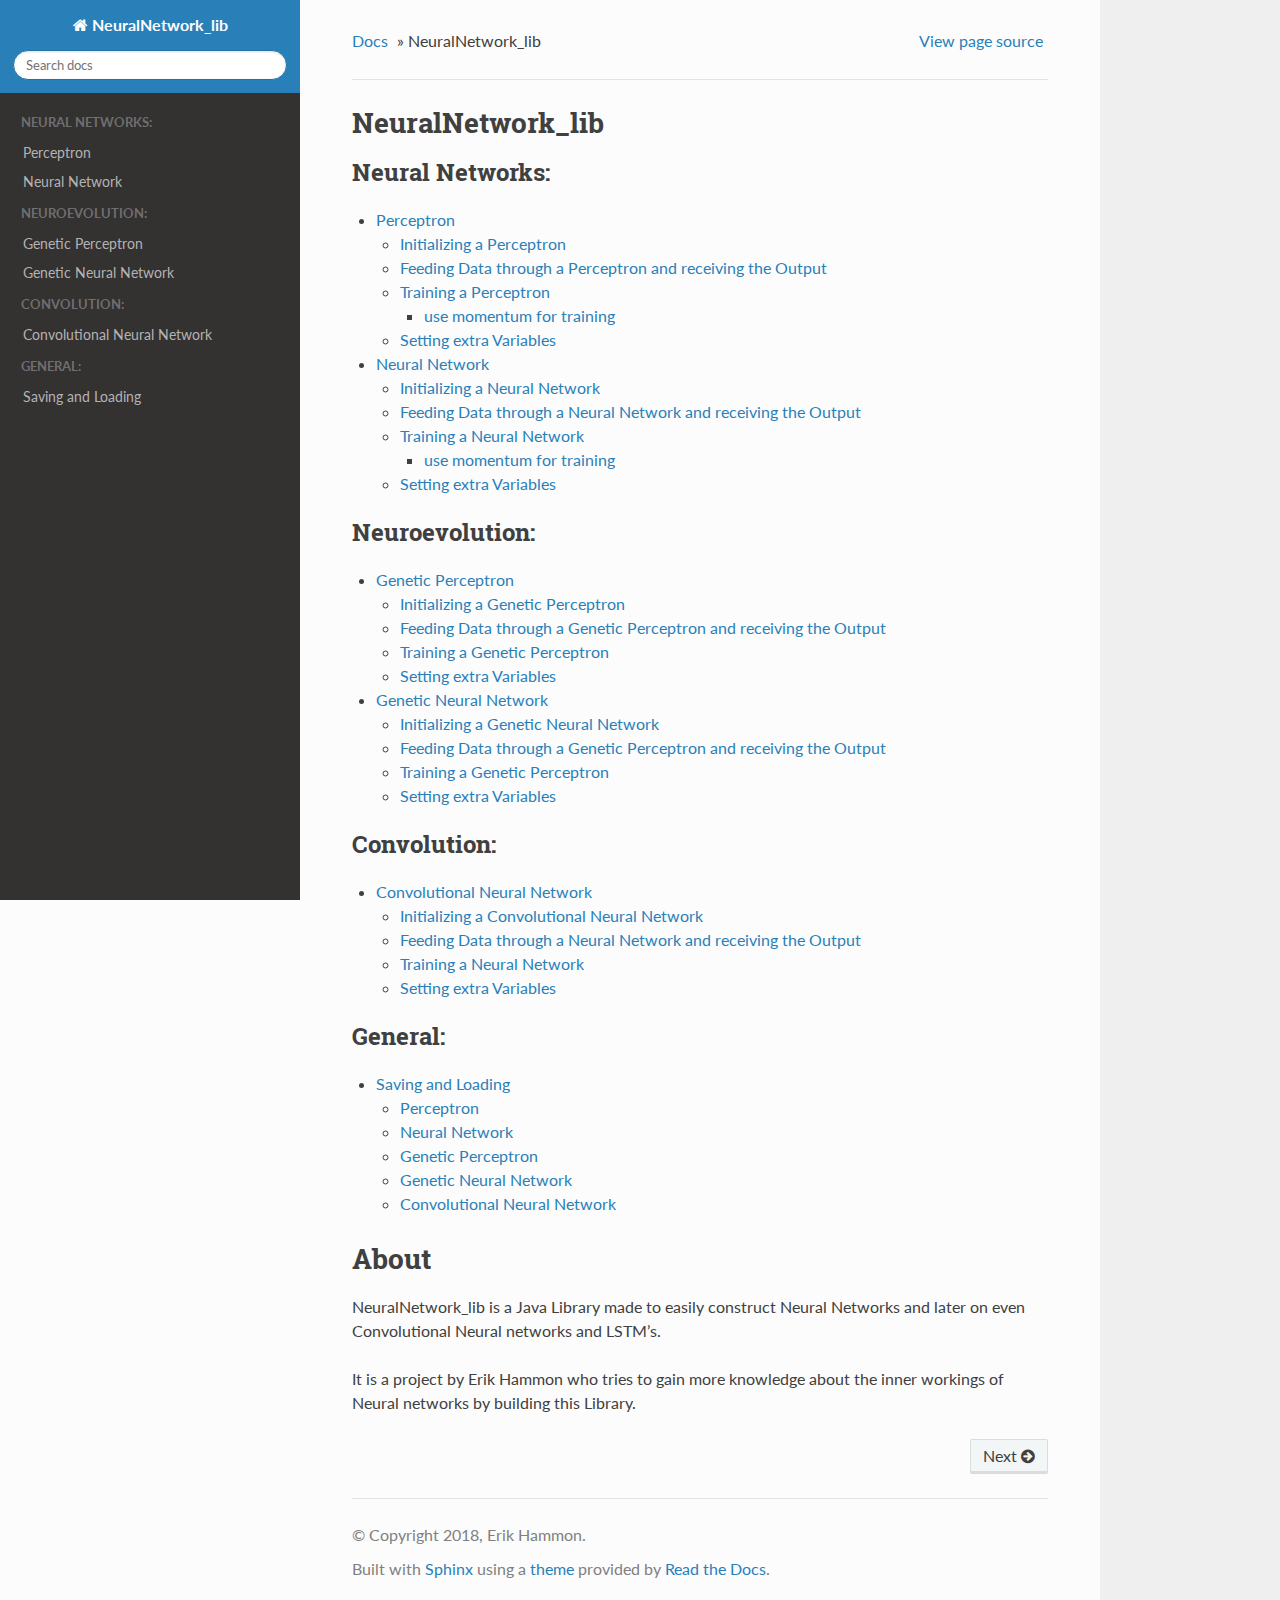
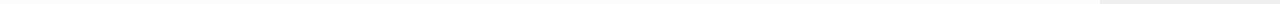
<file: _build/html/index.html>
<!DOCTYPE html>
<!--[if IE 8]><html class="no-js lt-ie9" lang="en" > <![endif]-->
<!--[if gt IE 8]><!--> <html class="no-js" lang="en" > <!--<![endif]-->
<head>
  <meta charset="utf-8">
  
  <meta name="viewport" content="width=device-width, initial-scale=1.0">
  
  <title>NeuralNetwork_lib &mdash; NeuralNetwork_lib alpha documentation</title>
  

  
  
  
  

  

  
  
    

  

  
    <link rel="stylesheet" href="_static/css/theme.css" type="text/css" />
  <link rel="stylesheet" href="_static/pygments.css" type="text/css" />
  <link rel="stylesheet" href="_static/pygments.css" type="text/css" />
    <link rel="index" title="Index" href="genindex.html" />
    <link rel="search" title="Search" href="search.html" />
    <link rel="next" title="Perceptron" href="perceptron.html" /> 

  
  <script src="_static/js/modernizr.min.js"></script>

</head>

<body class="wy-body-for-nav">

   
  <div class="wy-grid-for-nav">

    
    <nav data-toggle="wy-nav-shift" class="wy-nav-side">
      <div class="wy-side-scroll">
        <div class="wy-side-nav-search">
          

          
            <a href="#" class="icon icon-home"> NeuralNetwork_lib
          

          
          </a>

          
            
            
          

          
<div role="search">
  <form id="rtd-search-form" class="wy-form" action="search.html" method="get">
    <input type="text" name="q" placeholder="Search docs" />
    <input type="hidden" name="check_keywords" value="yes" />
    <input type="hidden" name="area" value="default" />
  </form>
</div>

          
        </div>

        <div class="wy-menu wy-menu-vertical" data-spy="affix" role="navigation" aria-label="main navigation">
          
            
            
              
            
            
              <p class="caption"><span class="caption-text">Neural Networks:</span></p>
<ul>
<li class="toctree-l1"><a class="reference internal" href="perceptron.html">Perceptron</a></li>
<li class="toctree-l1"><a class="reference internal" href="neuralnetwork.html">Neural Network</a></li>
</ul>
<p class="caption"><span class="caption-text">Neuroevolution:</span></p>
<ul>
<li class="toctree-l1"><a class="reference internal" href="gen_perceptron.html">Genetic Perceptron</a></li>
<li class="toctree-l1"><a class="reference internal" href="gen_neuralnetwork.html">Genetic Neural Network</a></li>
</ul>
<p class="caption"><span class="caption-text">Convolution:</span></p>
<ul>
<li class="toctree-l1"><a class="reference internal" href="convolutional.html">Convolutional Neural Network</a></li>
</ul>
<p class="caption"><span class="caption-text">General:</span></p>
<ul>
<li class="toctree-l1"><a class="reference internal" href="saveload.html">Saving and Loading</a></li>
</ul>

            
          
        </div>
      </div>
    </nav>

    <section data-toggle="wy-nav-shift" class="wy-nav-content-wrap">

      
      <nav class="wy-nav-top" aria-label="top navigation">
        
          <i data-toggle="wy-nav-top" class="fa fa-bars"></i>
          <a href="#">NeuralNetwork_lib</a>
        
      </nav>


      <div class="wy-nav-content">
        
        <div class="rst-content">
        
          















<div role="navigation" aria-label="breadcrumbs navigation">

  <ul class="wy-breadcrumbs">
    
      <li><a href="#">Docs</a> &raquo;</li>
        
      <li>NeuralNetwork_lib</li>
    
    
      <li class="wy-breadcrumbs-aside">
        
            
            <a href="_sources/index.rst.txt" rel="nofollow"> View page source</a>
          
        
      </li>
    
  </ul>

  
  <hr/>
</div>
          <div role="main" class="document" itemscope="itemscope" itemtype="http://schema.org/Article">
           <div itemprop="articleBody">
            
  <div class="section" id="neuralnetwork-lib">
<h1>NeuralNetwork_lib<a class="headerlink" href="#neuralnetwork-lib" title="Permalink to this headline">¶</a></h1>
<div class="toctree-wrapper compound">
<p class="caption"><span class="caption-text">Neural Networks:</span></p>
<ul>
<li class="toctree-l1"><a class="reference internal" href="perceptron.html">Perceptron</a><ul>
<li class="toctree-l2"><a class="reference internal" href="perceptron.html#initializing-a-perceptron">Initializing a Perceptron</a></li>
<li class="toctree-l2"><a class="reference internal" href="perceptron.html#feeding-data-through-a-perceptron-and-receiving-the-output">Feeding Data through a Perceptron and receiving the Output</a></li>
<li class="toctree-l2"><a class="reference internal" href="perceptron.html#training-a-perceptron">Training a Perceptron</a><ul>
<li class="toctree-l3"><a class="reference internal" href="perceptron.html#use-momentum-for-training">use momentum for training</a></li>
</ul>
</li>
<li class="toctree-l2"><a class="reference internal" href="perceptron.html#setting-extra-variables">Setting extra Variables</a></li>
</ul>
</li>
<li class="toctree-l1"><a class="reference internal" href="neuralnetwork.html">Neural Network</a><ul>
<li class="toctree-l2"><a class="reference internal" href="neuralnetwork.html#initializing-a-neural-network">Initializing a Neural Network</a></li>
<li class="toctree-l2"><a class="reference internal" href="neuralnetwork.html#feeding-data-through-a-neural-network-and-receiving-the-output">Feeding Data through a Neural Network and receiving the Output</a></li>
<li class="toctree-l2"><a class="reference internal" href="neuralnetwork.html#training-a-neural-network">Training a Neural Network</a><ul>
<li class="toctree-l3"><a class="reference internal" href="neuralnetwork.html#use-momentum-for-training">use momentum for training</a></li>
</ul>
</li>
<li class="toctree-l2"><a class="reference internal" href="neuralnetwork.html#setting-extra-variables">Setting extra Variables</a></li>
</ul>
</li>
</ul>
</div>
<div class="toctree-wrapper compound">
<p class="caption"><span class="caption-text">Neuroevolution:</span></p>
<ul>
<li class="toctree-l1"><a class="reference internal" href="gen_perceptron.html">Genetic Perceptron</a><ul>
<li class="toctree-l2"><a class="reference internal" href="gen_perceptron.html#initializing-a-genetic-perceptron">Initializing a Genetic Perceptron</a></li>
<li class="toctree-l2"><a class="reference internal" href="gen_perceptron.html#feeding-data-through-a-genetic-perceptron-and-receiving-the-output">Feeding Data through a Genetic Perceptron and receiving the Output</a></li>
<li class="toctree-l2"><a class="reference internal" href="gen_perceptron.html#training-a-genetic-perceptron">Training a Genetic Perceptron</a></li>
<li class="toctree-l2"><a class="reference internal" href="gen_perceptron.html#setting-extra-variables">Setting extra Variables</a></li>
</ul>
</li>
<li class="toctree-l1"><a class="reference internal" href="gen_neuralnetwork.html">Genetic Neural Network</a><ul>
<li class="toctree-l2"><a class="reference internal" href="gen_neuralnetwork.html#initializing-a-genetic-neural-network">Initializing a Genetic Neural Network</a></li>
<li class="toctree-l2"><a class="reference internal" href="gen_neuralnetwork.html#feeding-data-through-a-genetic-perceptron-and-receiving-the-output">Feeding Data through a Genetic Perceptron and receiving the Output</a></li>
<li class="toctree-l2"><a class="reference internal" href="gen_neuralnetwork.html#training-a-genetic-perceptron">Training a Genetic Perceptron</a></li>
<li class="toctree-l2"><a class="reference internal" href="gen_neuralnetwork.html#setting-extra-variables">Setting extra Variables</a></li>
</ul>
</li>
</ul>
</div>
<div class="toctree-wrapper compound">
<p class="caption"><span class="caption-text">Convolution:</span></p>
<ul>
<li class="toctree-l1"><a class="reference internal" href="convolutional.html">Convolutional Neural Network</a><ul>
<li class="toctree-l2"><a class="reference internal" href="convolutional.html#initializing-a-convolutional-neural-network">Initializing a Convolutional Neural Network</a></li>
<li class="toctree-l2"><a class="reference internal" href="convolutional.html#feeding-data-through-a-neural-network-and-receiving-the-output">Feeding Data through a Neural Network and receiving the Output</a></li>
<li class="toctree-l2"><a class="reference internal" href="convolutional.html#training-a-neural-network">Training a Neural Network</a></li>
<li class="toctree-l2"><a class="reference internal" href="convolutional.html#setting-extra-variables">Setting extra Variables</a></li>
</ul>
</li>
</ul>
</div>
<div class="toctree-wrapper compound">
<p class="caption"><span class="caption-text">General:</span></p>
<ul>
<li class="toctree-l1"><a class="reference internal" href="saveload.html">Saving and Loading</a><ul>
<li class="toctree-l2"><a class="reference internal" href="saveload.html#perceptron">Perceptron</a></li>
<li class="toctree-l2"><a class="reference internal" href="saveload.html#neural-network">Neural Network</a></li>
<li class="toctree-l2"><a class="reference internal" href="saveload.html#genetic-perceptron">Genetic Perceptron</a></li>
<li class="toctree-l2"><a class="reference internal" href="saveload.html#genetic-neural-network">Genetic Neural Network</a></li>
<li class="toctree-l2"><a class="reference internal" href="saveload.html#convolutional-neural-network">Convolutional Neural Network</a></li>
</ul>
</li>
</ul>
</div>
</div>
<div class="section" id="about">
<h1>About<a class="headerlink" href="#about" title="Permalink to this headline">¶</a></h1>
<p>NeuralNetwork_lib is a Java Library made to easily construct
Neural Networks and later on even Convolutional Neural networks and LSTM’s.</p>
<p>It is a project by Erik Hammon who tries to gain more knowledge about the inner
workings of Neural networks by building this Library.</p>
</div>


           </div>
           
          </div>
          <footer>
  
    <div class="rst-footer-buttons" role="navigation" aria-label="footer navigation">
      
        <a href="perceptron.html" class="btn btn-neutral float-right" title="Perceptron" accesskey="n" rel="next">Next <span class="fa fa-arrow-circle-right"></span></a>
      
      
    </div>
  

  <hr/>

  <div role="contentinfo">
    <p>
        &copy; Copyright 2018, Erik Hammon.

    </p>
  </div>
  Built with <a href="http://sphinx-doc.org/">Sphinx</a> using a <a href="https://github.com/rtfd/sphinx_rtd_theme">theme</a> provided by <a href="https://readthedocs.org">Read the Docs</a>. 

</footer>

        </div>
      </div>

    </section>

  </div>
  


  

    <script type="text/javascript">
        var DOCUMENTATION_OPTIONS = {
            URL_ROOT:'./',
            VERSION:'alpha',
            LANGUAGE:'None',
            COLLAPSE_INDEX:false,
            FILE_SUFFIX:'.html',
            HAS_SOURCE:  true,
            SOURCELINK_SUFFIX: '.txt'
        };
    </script>
      <script type="text/javascript" src="_static/jquery.js"></script>
      <script type="text/javascript" src="_static/underscore.js"></script>
      <script type="text/javascript" src="_static/doctools.js"></script>

  

  
  
    <script type="text/javascript" src="_static/js/theme.js"></script>
  

  <script type="text/javascript">
      jQuery(function () {
          SphinxRtdTheme.Navigation.enable(true);
      });
  </script> 

</body>
</html>
</file>
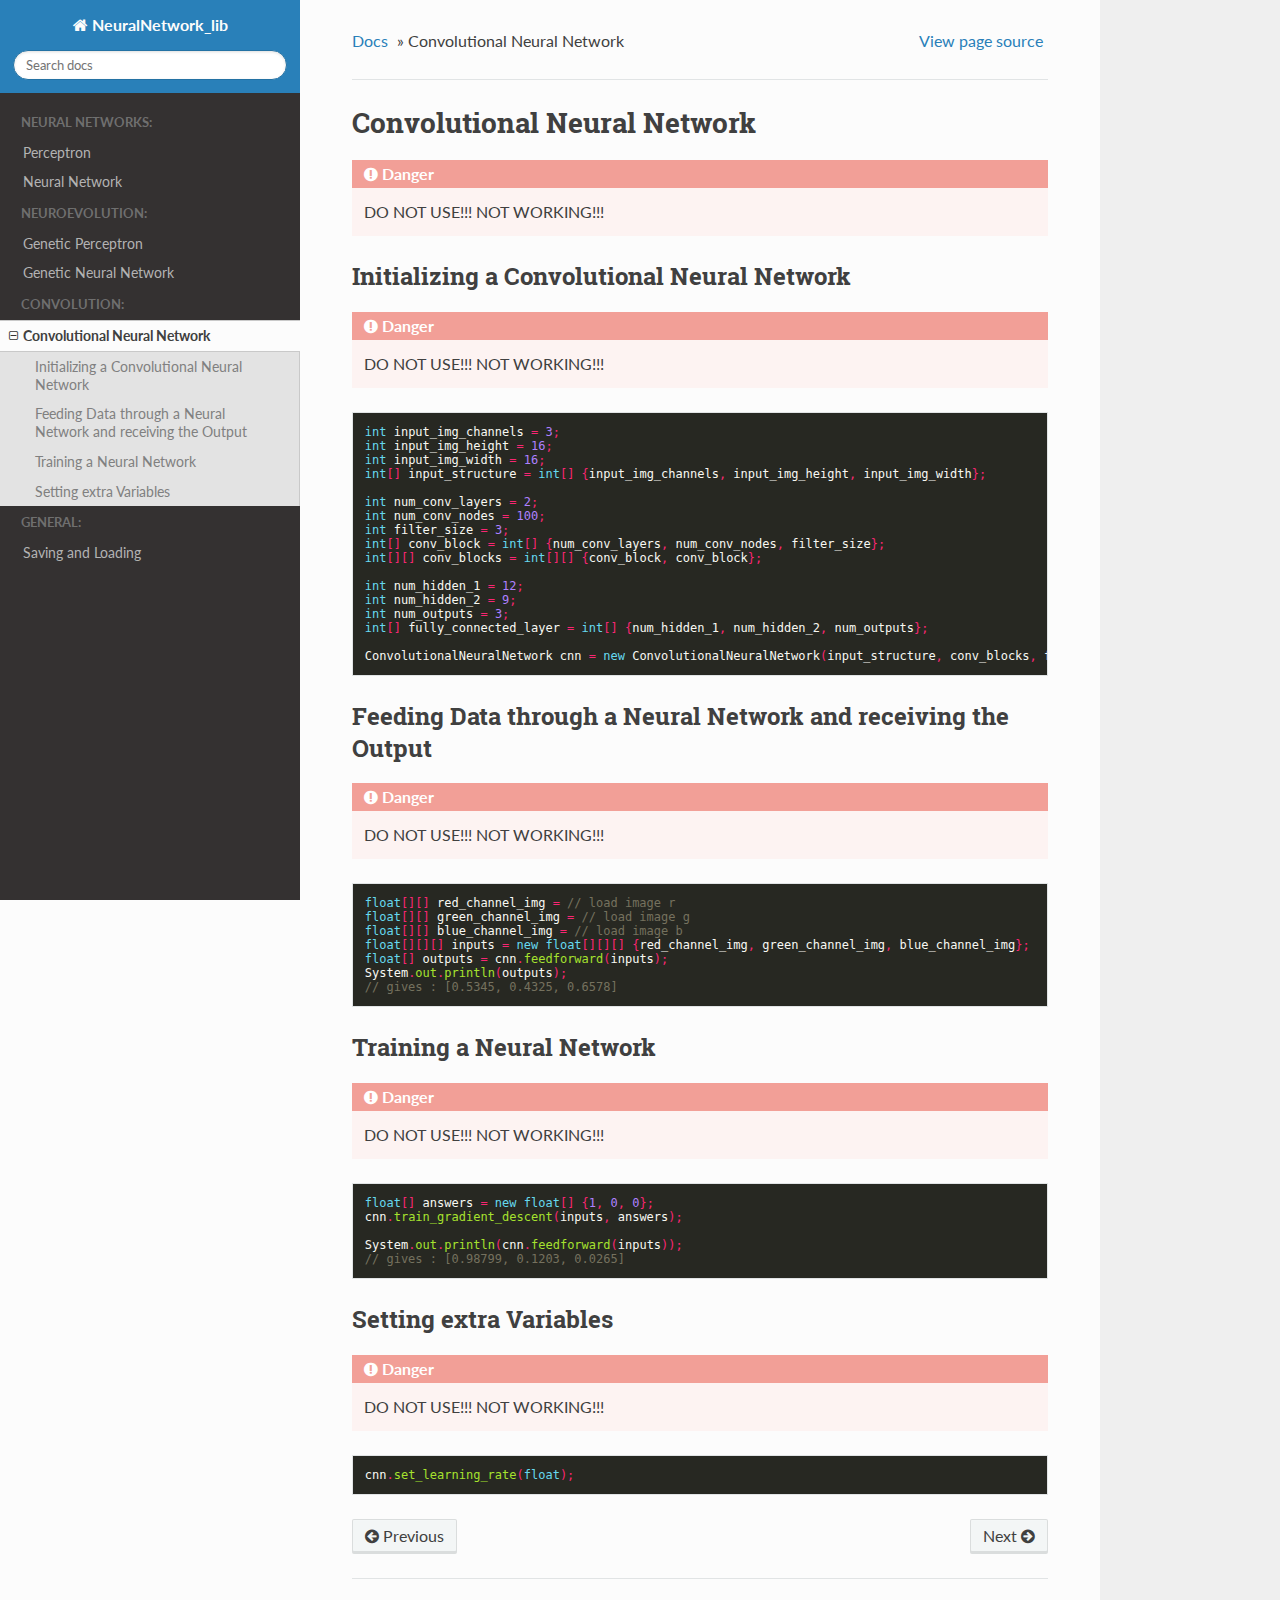
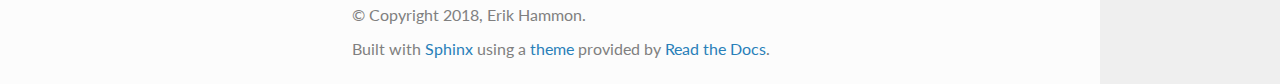
<file: _build/html/convolutional.html>
<!DOCTYPE html>
<!--[if IE 8]><html class="no-js lt-ie9" lang="en" > <![endif]-->
<!--[if gt IE 8]><!--> <html class="no-js" lang="en" > <!--<![endif]-->
<head>
  <meta charset="utf-8">
  
  <meta name="viewport" content="width=device-width, initial-scale=1.0">
  
  <title>Convolutional Neural Network &mdash; NeuralNetwork_lib alpha documentation</title>
  

  
  
  
  

  

  
  
    

  

  
    <link rel="stylesheet" href="_static/css/theme.css" type="text/css" />
  <link rel="stylesheet" href="_static/pygments.css" type="text/css" />
  <link rel="stylesheet" href="_static/pygments.css" type="text/css" />
    <link rel="index" title="Index" href="genindex.html" />
    <link rel="search" title="Search" href="search.html" />
    <link rel="next" title="Saving and Loading" href="saveload.html" />
    <link rel="prev" title="Genetic Neural Network" href="gen_neuralnetwork.html" /> 

  
  <script src="_static/js/modernizr.min.js"></script>

</head>

<body class="wy-body-for-nav">

   
  <div class="wy-grid-for-nav">

    
    <nav data-toggle="wy-nav-shift" class="wy-nav-side">
      <div class="wy-side-scroll">
        <div class="wy-side-nav-search">
          

          
            <a href="index.html" class="icon icon-home"> NeuralNetwork_lib
          

          
          </a>

          
            
            
          

          
<div role="search">
  <form id="rtd-search-form" class="wy-form" action="search.html" method="get">
    <input type="text" name="q" placeholder="Search docs" />
    <input type="hidden" name="check_keywords" value="yes" />
    <input type="hidden" name="area" value="default" />
  </form>
</div>

          
        </div>

        <div class="wy-menu wy-menu-vertical" data-spy="affix" role="navigation" aria-label="main navigation">
          
            
            
              
            
            
              <p class="caption"><span class="caption-text">Neural Networks:</span></p>
<ul>
<li class="toctree-l1"><a class="reference internal" href="perceptron.html">Perceptron</a></li>
<li class="toctree-l1"><a class="reference internal" href="neuralnetwork.html">Neural Network</a></li>
</ul>
<p class="caption"><span class="caption-text">Neuroevolution:</span></p>
<ul>
<li class="toctree-l1"><a class="reference internal" href="gen_perceptron.html">Genetic Perceptron</a></li>
<li class="toctree-l1"><a class="reference internal" href="gen_neuralnetwork.html">Genetic Neural Network</a></li>
</ul>
<p class="caption"><span class="caption-text">Convolution:</span></p>
<ul class="current">
<li class="toctree-l1 current"><a class="current reference internal" href="#">Convolutional Neural Network</a><ul>
<li class="toctree-l2"><a class="reference internal" href="#initializing-a-convolutional-neural-network">Initializing a Convolutional Neural Network</a></li>
<li class="toctree-l2"><a class="reference internal" href="#feeding-data-through-a-neural-network-and-receiving-the-output">Feeding Data through a Neural Network and receiving the Output</a></li>
<li class="toctree-l2"><a class="reference internal" href="#training-a-neural-network">Training a Neural Network</a></li>
<li class="toctree-l2"><a class="reference internal" href="#setting-extra-variables">Setting extra Variables</a></li>
</ul>
</li>
</ul>
<p class="caption"><span class="caption-text">General:</span></p>
<ul>
<li class="toctree-l1"><a class="reference internal" href="saveload.html">Saving and Loading</a></li>
</ul>

            
          
        </div>
      </div>
    </nav>

    <section data-toggle="wy-nav-shift" class="wy-nav-content-wrap">

      
      <nav class="wy-nav-top" aria-label="top navigation">
        
          <i data-toggle="wy-nav-top" class="fa fa-bars"></i>
          <a href="index.html">NeuralNetwork_lib</a>
        
      </nav>


      <div class="wy-nav-content">
        
        <div class="rst-content">
        
          















<div role="navigation" aria-label="breadcrumbs navigation">

  <ul class="wy-breadcrumbs">
    
      <li><a href="index.html">Docs</a> &raquo;</li>
        
      <li>Convolutional Neural Network</li>
    
    
      <li class="wy-breadcrumbs-aside">
        
            
            <a href="_sources/convolutional.rst.txt" rel="nofollow"> View page source</a>
          
        
      </li>
    
  </ul>

  
  <hr/>
</div>
          <div role="main" class="document" itemscope="itemscope" itemtype="http://schema.org/Article">
           <div itemprop="articleBody">
            
  <div class="section" id="convolutional-neural-network">
<h1>Convolutional Neural Network<a class="headerlink" href="#convolutional-neural-network" title="Permalink to this headline">¶</a></h1>
<div class="admonition danger">
<p class="first admonition-title">Danger</p>
<p class="last">DO NOT USE!!!
NOT WORKING!!!</p>
</div>
<div class="section" id="initializing-a-convolutional-neural-network">
<h2>Initializing a Convolutional Neural Network<a class="headerlink" href="#initializing-a-convolutional-neural-network" title="Permalink to this headline">¶</a></h2>
<div class="admonition danger">
<p class="first admonition-title">Danger</p>
<p class="last">DO NOT USE!!!
NOT WORKING!!!</p>
</div>
<div class="highlight-java notranslate"><div class="highlight"><pre><span></span><span class="kt">int</span> <span class="n">input_img_channels</span> <span class="o">=</span> <span class="mi">3</span><span class="o">;</span>
<span class="kt">int</span> <span class="n">input_img_height</span> <span class="o">=</span> <span class="mi">16</span><span class="o">;</span>
<span class="kt">int</span> <span class="n">input_img_width</span> <span class="o">=</span> <span class="mi">16</span><span class="o">;</span>
<span class="kt">int</span><span class="o">[]</span> <span class="n">input_structure</span> <span class="o">=</span> <span class="kt">int</span><span class="o">[]</span> <span class="o">{</span><span class="n">input_img_channels</span><span class="o">,</span> <span class="n">input_img_height</span><span class="o">,</span> <span class="n">input_img_width</span><span class="o">};</span>

<span class="kt">int</span> <span class="n">num_conv_layers</span> <span class="o">=</span> <span class="mi">2</span><span class="o">;</span>
<span class="kt">int</span> <span class="n">num_conv_nodes</span> <span class="o">=</span> <span class="mi">100</span><span class="o">;</span>
<span class="kt">int</span> <span class="n">filter_size</span> <span class="o">=</span> <span class="mi">3</span><span class="o">;</span>
<span class="kt">int</span><span class="o">[]</span> <span class="n">conv_block</span> <span class="o">=</span> <span class="kt">int</span><span class="o">[]</span> <span class="o">{</span><span class="n">num_conv_layers</span><span class="o">,</span> <span class="n">num_conv_nodes</span><span class="o">,</span> <span class="n">filter_size</span><span class="o">};</span>
<span class="kt">int</span><span class="o">[][]</span> <span class="n">conv_blocks</span> <span class="o">=</span> <span class="kt">int</span><span class="o">[][]</span> <span class="o">{</span><span class="n">conv_block</span><span class="o">,</span> <span class="n">conv_block</span><span class="o">};</span>

<span class="kt">int</span> <span class="n">num_hidden_1</span> <span class="o">=</span> <span class="mi">12</span><span class="o">;</span>
<span class="kt">int</span> <span class="n">num_hidden_2</span> <span class="o">=</span> <span class="mi">9</span><span class="o">;</span>
<span class="kt">int</span> <span class="n">num_outputs</span> <span class="o">=</span> <span class="mi">3</span><span class="o">;</span>
<span class="kt">int</span><span class="o">[]</span> <span class="n">fully_connected_layer</span> <span class="o">=</span> <span class="kt">int</span><span class="o">[]</span> <span class="o">{</span><span class="n">num_hidden_1</span><span class="o">,</span> <span class="n">num_hidden_2</span><span class="o">,</span> <span class="n">num_outputs</span><span class="o">};</span>

<span class="n">ConvolutionalNeuralNetwork</span> <span class="n">cnn</span> <span class="o">=</span> <span class="k">new</span> <span class="n">ConvolutionalNeuralNetwork</span><span class="o">(</span><span class="n">input_structure</span><span class="o">,</span> <span class="n">conv_blocks</span><span class="o">,</span> <span class="n">fully_connected_layer</span><span class="o">);</span>
</pre></div>
</div>
</div>
<div class="section" id="feeding-data-through-a-neural-network-and-receiving-the-output">
<h2>Feeding Data through a Neural Network and receiving the Output<a class="headerlink" href="#feeding-data-through-a-neural-network-and-receiving-the-output" title="Permalink to this headline">¶</a></h2>
<div class="admonition danger">
<p class="first admonition-title">Danger</p>
<p class="last">DO NOT USE!!!
NOT WORKING!!!</p>
</div>
<div class="highlight-java notranslate"><div class="highlight"><pre><span></span><span class="kt">float</span><span class="o">[][]</span> <span class="n">red_channel_img</span> <span class="o">=</span> <span class="c1">// load image r</span>
<span class="kt">float</span><span class="o">[][]</span> <span class="n">green_channel_img</span> <span class="o">=</span> <span class="c1">// load image g</span>
<span class="kt">float</span><span class="o">[][]</span> <span class="n">blue_channel_img</span> <span class="o">=</span> <span class="c1">// load image b</span>
<span class="kt">float</span><span class="o">[][][]</span> <span class="n">inputs</span> <span class="o">=</span> <span class="k">new</span> <span class="kt">float</span><span class="o">[][][]</span> <span class="o">{</span><span class="n">red_channel_img</span><span class="o">,</span> <span class="n">green_channel_img</span><span class="o">,</span> <span class="n">blue_channel_img</span><span class="o">};</span>
<span class="kt">float</span><span class="o">[]</span> <span class="n">outputs</span> <span class="o">=</span> <span class="n">cnn</span><span class="o">.</span><span class="na">feedforward</span><span class="o">(</span><span class="n">inputs</span><span class="o">);</span>
<span class="n">System</span><span class="o">.</span><span class="na">out</span><span class="o">.</span><span class="na">println</span><span class="o">(</span><span class="n">outputs</span><span class="o">);</span>
<span class="c1">// gives : [0.5345, 0.4325, 0.6578]</span>
</pre></div>
</div>
</div>
<div class="section" id="training-a-neural-network">
<h2>Training a Neural Network<a class="headerlink" href="#training-a-neural-network" title="Permalink to this headline">¶</a></h2>
<div class="admonition danger">
<p class="first admonition-title">Danger</p>
<p class="last">DO NOT USE!!!
NOT WORKING!!!</p>
</div>
<div class="highlight-java notranslate"><div class="highlight"><pre><span></span><span class="kt">float</span><span class="o">[]</span> <span class="n">answers</span> <span class="o">=</span> <span class="k">new</span> <span class="kt">float</span><span class="o">[]</span> <span class="o">{</span><span class="mi">1</span><span class="o">,</span> <span class="mi">0</span><span class="o">,</span> <span class="mi">0</span><span class="o">};</span>
<span class="n">cnn</span><span class="o">.</span><span class="na">train_gradient_descent</span><span class="o">(</span><span class="n">inputs</span><span class="o">,</span> <span class="n">answers</span><span class="o">);</span>

<span class="n">System</span><span class="o">.</span><span class="na">out</span><span class="o">.</span><span class="na">println</span><span class="o">(</span><span class="n">cnn</span><span class="o">.</span><span class="na">feedforward</span><span class="o">(</span><span class="n">inputs</span><span class="o">));</span>
<span class="c1">// gives : [0.98799, 0.1203, 0.0265]</span>
</pre></div>
</div>
</div>
<div class="section" id="setting-extra-variables">
<h2>Setting extra Variables<a class="headerlink" href="#setting-extra-variables" title="Permalink to this headline">¶</a></h2>
<div class="admonition danger">
<p class="first admonition-title">Danger</p>
<p class="last">DO NOT USE!!!
NOT WORKING!!!</p>
</div>
<div class="highlight-java notranslate"><div class="highlight"><pre><span></span><span class="n">cnn</span><span class="o">.</span><span class="na">set_learning_rate</span><span class="o">(</span><span class="kt">float</span><span class="o">);</span>
</pre></div>
</div>
</div>
</div>


           </div>
           
          </div>
          <footer>
  
    <div class="rst-footer-buttons" role="navigation" aria-label="footer navigation">
      
        <a href="saveload.html" class="btn btn-neutral float-right" title="Saving and Loading" accesskey="n" rel="next">Next <span class="fa fa-arrow-circle-right"></span></a>
      
      
        <a href="gen_neuralnetwork.html" class="btn btn-neutral" title="Genetic Neural Network" accesskey="p" rel="prev"><span class="fa fa-arrow-circle-left"></span> Previous</a>
      
    </div>
  

  <hr/>

  <div role="contentinfo">
    <p>
        &copy; Copyright 2018, Erik Hammon.

    </p>
  </div>
  Built with <a href="http://sphinx-doc.org/">Sphinx</a> using a <a href="https://github.com/rtfd/sphinx_rtd_theme">theme</a> provided by <a href="https://readthedocs.org">Read the Docs</a>. 

</footer>

        </div>
      </div>

    </section>

  </div>
  


  

    <script type="text/javascript">
        var DOCUMENTATION_OPTIONS = {
            URL_ROOT:'./',
            VERSION:'alpha',
            LANGUAGE:'None',
            COLLAPSE_INDEX:false,
            FILE_SUFFIX:'.html',
            HAS_SOURCE:  true,
            SOURCELINK_SUFFIX: '.txt'
        };
    </script>
      <script type="text/javascript" src="_static/jquery.js"></script>
      <script type="text/javascript" src="_static/underscore.js"></script>
      <script type="text/javascript" src="_static/doctools.js"></script>

  

  
  
    <script type="text/javascript" src="_static/js/theme.js"></script>
  

  <script type="text/javascript">
      jQuery(function () {
          SphinxRtdTheme.Navigation.enable(true);
      });
  </script> 

</body>
</html>
</file>
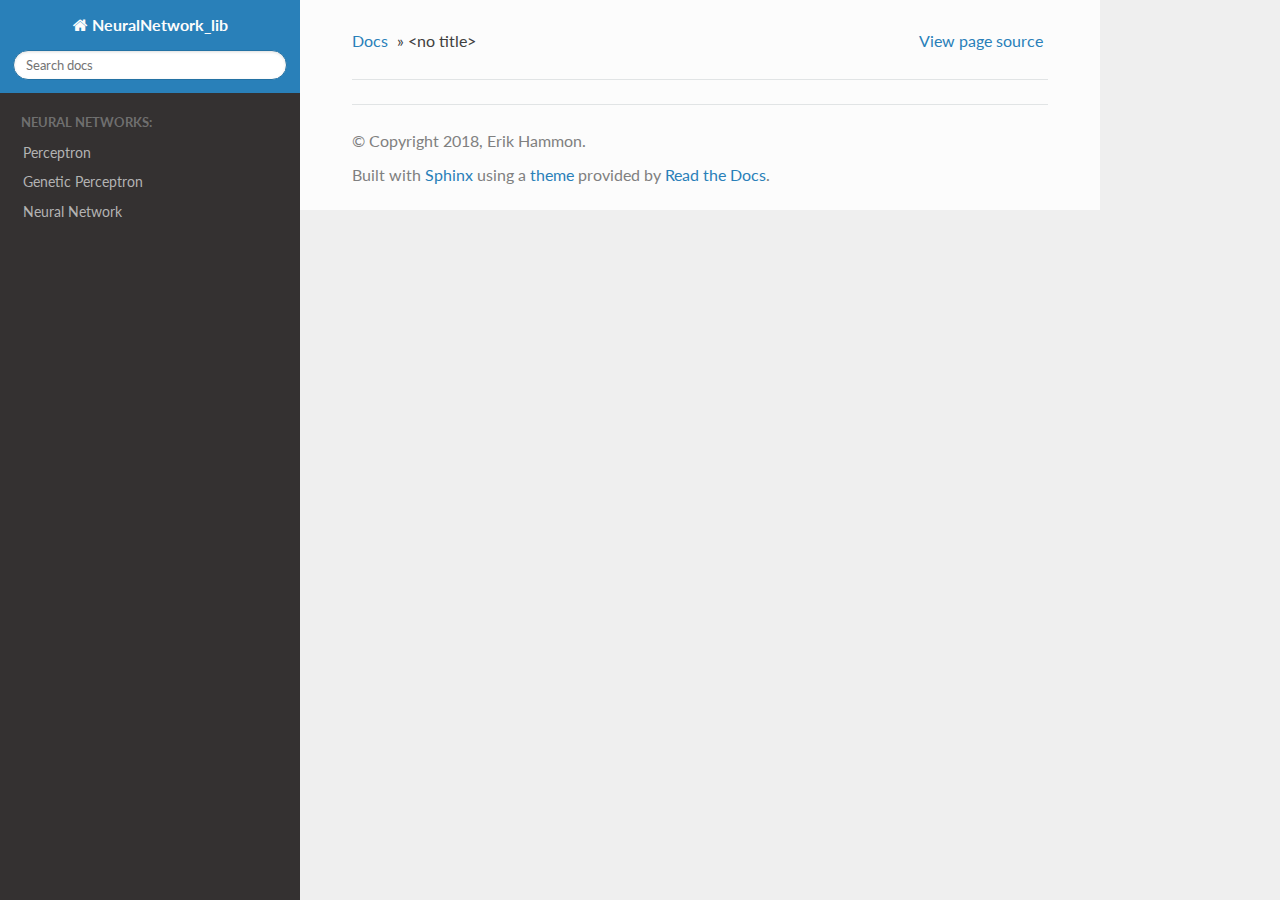
<file: _build/html/gen_neuralnetwork - Kopie.html>
<!DOCTYPE html>
<!--[if IE 8]><html class="no-js lt-ie9" lang="en" > <![endif]-->
<!--[if gt IE 8]><!--> <html class="no-js" lang="en" > <!--<![endif]-->
<head>
  <meta charset="utf-8">
  
  <meta name="viewport" content="width=device-width, initial-scale=1.0">
  
  <title>&lt;no title&gt; &mdash; NeuralNetwork_lib alpha documentation</title>
  

  
  
  
  

  

  
  
    

  

  
    <link rel="stylesheet" href="_static/css/theme.css" type="text/css" />
  <link rel="stylesheet" href="_static/pygments.css" type="text/css" />
  <link rel="stylesheet" href="_static/pygments.css" type="text/css" />
    <link rel="index" title="Index" href="genindex.html" />
    <link rel="search" title="Search" href="search.html" /> 

  
  <script src="_static/js/modernizr.min.js"></script>

</head>

<body class="wy-body-for-nav">

   
  <div class="wy-grid-for-nav">

    
    <nav data-toggle="wy-nav-shift" class="wy-nav-side">
      <div class="wy-side-scroll">
        <div class="wy-side-nav-search">
          

          
            <a href="index.html" class="icon icon-home"> NeuralNetwork_lib
          

          
          </a>

          
            
            
          

          
<div role="search">
  <form id="rtd-search-form" class="wy-form" action="search.html" method="get">
    <input type="text" name="q" placeholder="Search docs" />
    <input type="hidden" name="check_keywords" value="yes" />
    <input type="hidden" name="area" value="default" />
  </form>
</div>

          
        </div>

        <div class="wy-menu wy-menu-vertical" data-spy="affix" role="navigation" aria-label="main navigation">
          
            
            
              
            
            
              <p class="caption"><span class="caption-text">Neural Networks:</span></p>
<ul>
<li class="toctree-l1"><a class="reference internal" href="perceptron.html">Perceptron</a></li>
<li class="toctree-l1"><a class="reference internal" href="gen_perceptron.html">Genetic Perceptron</a></li>
<li class="toctree-l1"><a class="reference internal" href="neuralnetwork.html">Neural Network</a></li>
</ul>

            
          
        </div>
      </div>
    </nav>

    <section data-toggle="wy-nav-shift" class="wy-nav-content-wrap">

      
      <nav class="wy-nav-top" aria-label="top navigation">
        
          <i data-toggle="wy-nav-top" class="fa fa-bars"></i>
          <a href="index.html">NeuralNetwork_lib</a>
        
      </nav>


      <div class="wy-nav-content">
        
        <div class="rst-content">
        
          















<div role="navigation" aria-label="breadcrumbs navigation">

  <ul class="wy-breadcrumbs">
    
      <li><a href="index.html">Docs</a> &raquo;</li>
        
      <li>&lt;no title&gt;</li>
    
    
      <li class="wy-breadcrumbs-aside">
        
            
            <a href="_sources/gen_neuralnetwork - Kopie.rst.txt" rel="nofollow"> View page source</a>
          
        
      </li>
    
  </ul>

  
  <hr/>
</div>
          <div role="main" class="document" itemscope="itemscope" itemtype="http://schema.org/Article">
           <div itemprop="articleBody">
            
  

           </div>
           
          </div>
          <footer>
  

  <hr/>

  <div role="contentinfo">
    <p>
        &copy; Copyright 2018, Erik Hammon.

    </p>
  </div>
  Built with <a href="http://sphinx-doc.org/">Sphinx</a> using a <a href="https://github.com/rtfd/sphinx_rtd_theme">theme</a> provided by <a href="https://readthedocs.org">Read the Docs</a>. 

</footer>

        </div>
      </div>

    </section>

  </div>
  


  

    <script type="text/javascript">
        var DOCUMENTATION_OPTIONS = {
            URL_ROOT:'./',
            VERSION:'alpha',
            LANGUAGE:'None',
            COLLAPSE_INDEX:false,
            FILE_SUFFIX:'.html',
            HAS_SOURCE:  true,
            SOURCELINK_SUFFIX: '.txt'
        };
    </script>
      <script type="text/javascript" src="_static/jquery.js"></script>
      <script type="text/javascript" src="_static/underscore.js"></script>
      <script type="text/javascript" src="_static/doctools.js"></script>

  

  
  
    <script type="text/javascript" src="_static/js/theme.js"></script>
  

  <script type="text/javascript">
      jQuery(function () {
          SphinxRtdTheme.Navigation.enable(true);
      });
  </script> 

</body>
</html>
</file>
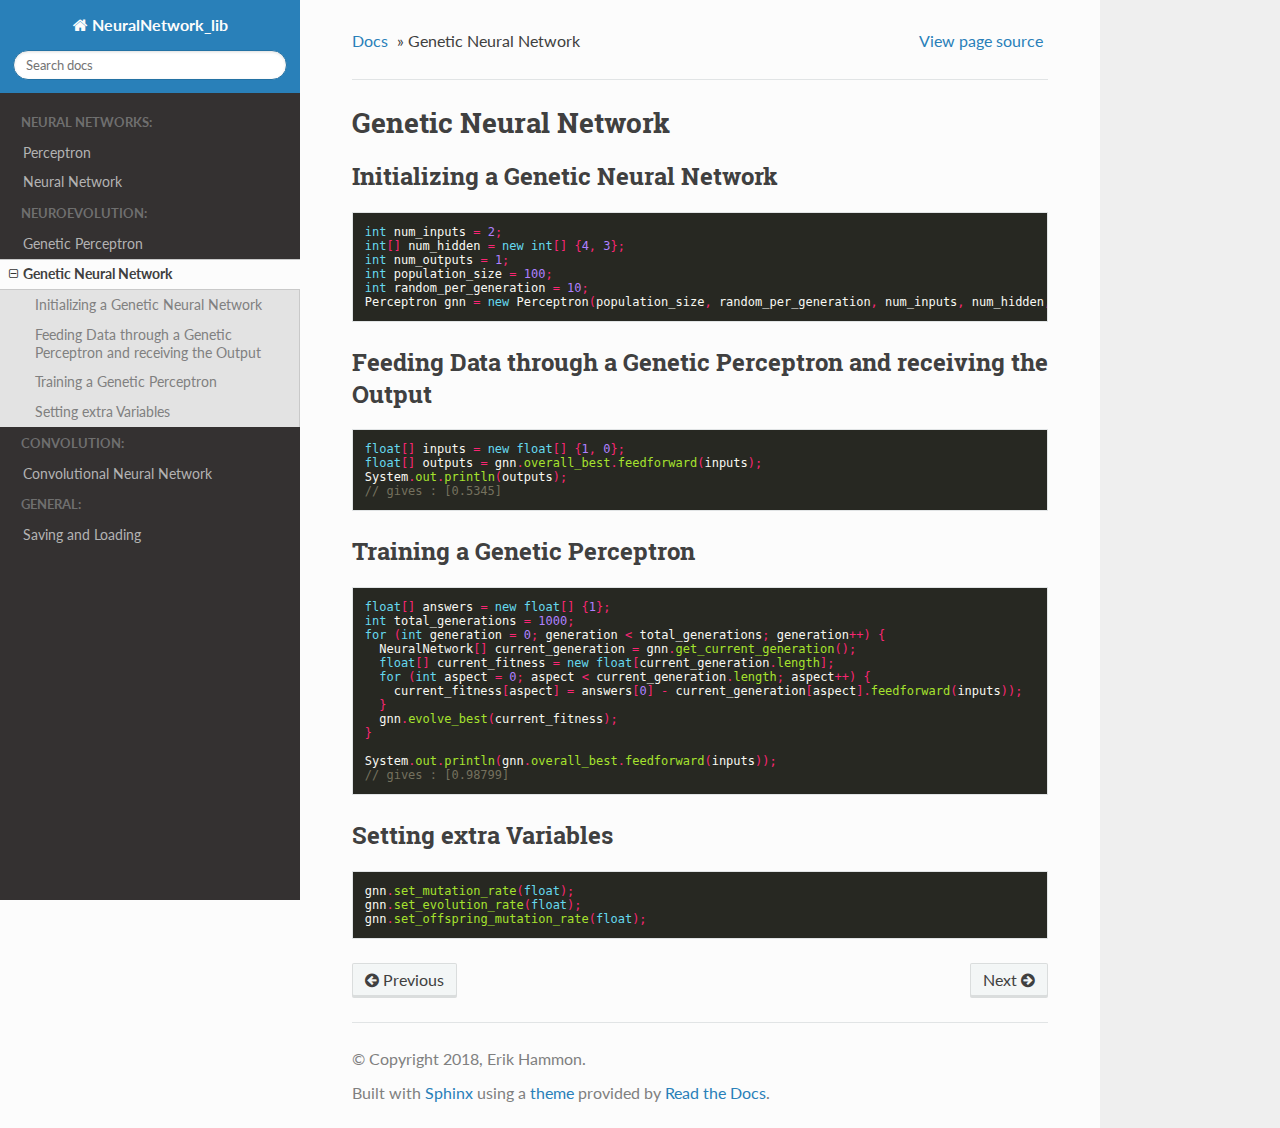
<file: _build/html/gen_neuralnetwork.html>
<!DOCTYPE html>
<!--[if IE 8]><html class="no-js lt-ie9" lang="en" > <![endif]-->
<!--[if gt IE 8]><!--> <html class="no-js" lang="en" > <!--<![endif]-->
<head>
  <meta charset="utf-8">
  
  <meta name="viewport" content="width=device-width, initial-scale=1.0">
  
  <title>Genetic Neural Network &mdash; NeuralNetwork_lib alpha documentation</title>
  

  
  
  
  

  

  
  
    

  

  
    <link rel="stylesheet" href="_static/css/theme.css" type="text/css" />
  <link rel="stylesheet" href="_static/pygments.css" type="text/css" />
  <link rel="stylesheet" href="_static/pygments.css" type="text/css" />
    <link rel="index" title="Index" href="genindex.html" />
    <link rel="search" title="Search" href="search.html" />
    <link rel="next" title="Convolutional Neural Network" href="convolutional.html" />
    <link rel="prev" title="Genetic Perceptron" href="gen_perceptron.html" /> 

  
  <script src="_static/js/modernizr.min.js"></script>

</head>

<body class="wy-body-for-nav">

   
  <div class="wy-grid-for-nav">

    
    <nav data-toggle="wy-nav-shift" class="wy-nav-side">
      <div class="wy-side-scroll">
        <div class="wy-side-nav-search">
          

          
            <a href="index.html" class="icon icon-home"> NeuralNetwork_lib
          

          
          </a>

          
            
            
          

          
<div role="search">
  <form id="rtd-search-form" class="wy-form" action="search.html" method="get">
    <input type="text" name="q" placeholder="Search docs" />
    <input type="hidden" name="check_keywords" value="yes" />
    <input type="hidden" name="area" value="default" />
  </form>
</div>

          
        </div>

        <div class="wy-menu wy-menu-vertical" data-spy="affix" role="navigation" aria-label="main navigation">
          
            
            
              
            
            
              <p class="caption"><span class="caption-text">Neural Networks:</span></p>
<ul>
<li class="toctree-l1"><a class="reference internal" href="perceptron.html">Perceptron</a></li>
<li class="toctree-l1"><a class="reference internal" href="neuralnetwork.html">Neural Network</a></li>
</ul>
<p class="caption"><span class="caption-text">Neuroevolution:</span></p>
<ul class="current">
<li class="toctree-l1"><a class="reference internal" href="gen_perceptron.html">Genetic Perceptron</a></li>
<li class="toctree-l1 current"><a class="current reference internal" href="#">Genetic Neural Network</a><ul>
<li class="toctree-l2"><a class="reference internal" href="#initializing-a-genetic-neural-network">Initializing a Genetic Neural Network</a></li>
<li class="toctree-l2"><a class="reference internal" href="#feeding-data-through-a-genetic-perceptron-and-receiving-the-output">Feeding Data through a Genetic Perceptron and receiving the Output</a></li>
<li class="toctree-l2"><a class="reference internal" href="#training-a-genetic-perceptron">Training a Genetic Perceptron</a></li>
<li class="toctree-l2"><a class="reference internal" href="#setting-extra-variables">Setting extra Variables</a></li>
</ul>
</li>
</ul>
<p class="caption"><span class="caption-text">Convolution:</span></p>
<ul>
<li class="toctree-l1"><a class="reference internal" href="convolutional.html">Convolutional Neural Network</a></li>
</ul>
<p class="caption"><span class="caption-text">General:</span></p>
<ul>
<li class="toctree-l1"><a class="reference internal" href="saveload.html">Saving and Loading</a></li>
</ul>

            
          
        </div>
      </div>
    </nav>

    <section data-toggle="wy-nav-shift" class="wy-nav-content-wrap">

      
      <nav class="wy-nav-top" aria-label="top navigation">
        
          <i data-toggle="wy-nav-top" class="fa fa-bars"></i>
          <a href="index.html">NeuralNetwork_lib</a>
        
      </nav>


      <div class="wy-nav-content">
        
        <div class="rst-content">
        
          















<div role="navigation" aria-label="breadcrumbs navigation">

  <ul class="wy-breadcrumbs">
    
      <li><a href="index.html">Docs</a> &raquo;</li>
        
      <li>Genetic Neural Network</li>
    
    
      <li class="wy-breadcrumbs-aside">
        
            
            <a href="_sources/gen_neuralnetwork.rst.txt" rel="nofollow"> View page source</a>
          
        
      </li>
    
  </ul>

  
  <hr/>
</div>
          <div role="main" class="document" itemscope="itemscope" itemtype="http://schema.org/Article">
           <div itemprop="articleBody">
            
  <div class="section" id="genetic-neural-network">
<h1>Genetic Neural Network<a class="headerlink" href="#genetic-neural-network" title="Permalink to this headline">¶</a></h1>
<div class="section" id="initializing-a-genetic-neural-network">
<h2>Initializing a Genetic Neural Network<a class="headerlink" href="#initializing-a-genetic-neural-network" title="Permalink to this headline">¶</a></h2>
<div class="highlight-java notranslate"><div class="highlight"><pre><span></span><span class="kt">int</span> <span class="n">num_inputs</span> <span class="o">=</span> <span class="mi">2</span><span class="o">;</span>
<span class="kt">int</span><span class="o">[]</span> <span class="n">num_hidden</span> <span class="o">=</span> <span class="k">new</span> <span class="kt">int</span><span class="o">[]</span> <span class="o">{</span><span class="mi">4</span><span class="o">,</span> <span class="mi">3</span><span class="o">};</span>
<span class="kt">int</span> <span class="n">num_outputs</span> <span class="o">=</span> <span class="mi">1</span><span class="o">;</span>
<span class="kt">int</span> <span class="n">population_size</span> <span class="o">=</span> <span class="mi">100</span><span class="o">;</span>
<span class="kt">int</span> <span class="n">random_per_generation</span> <span class="o">=</span> <span class="mi">10</span><span class="o">;</span>
<span class="n">Perceptron</span> <span class="n">gnn</span> <span class="o">=</span> <span class="k">new</span> <span class="n">Perceptron</span><span class="o">(</span><span class="n">population_size</span><span class="o">,</span> <span class="n">random_per_generation</span><span class="o">,</span> <span class="n">num_inputs</span><span class="o">,</span> <span class="n">num_hidden</span><span class="o">,</span> <span class="n">num_outputs</span><span class="o">);</span>
</pre></div>
</div>
</div>
<div class="section" id="feeding-data-through-a-genetic-perceptron-and-receiving-the-output">
<h2>Feeding Data through a Genetic Perceptron and receiving the Output<a class="headerlink" href="#feeding-data-through-a-genetic-perceptron-and-receiving-the-output" title="Permalink to this headline">¶</a></h2>
<div class="highlight-java notranslate"><div class="highlight"><pre><span></span><span class="kt">float</span><span class="o">[]</span> <span class="n">inputs</span> <span class="o">=</span> <span class="k">new</span> <span class="kt">float</span><span class="o">[]</span> <span class="o">{</span><span class="mi">1</span><span class="o">,</span> <span class="mi">0</span><span class="o">};</span>
<span class="kt">float</span><span class="o">[]</span> <span class="n">outputs</span> <span class="o">=</span> <span class="n">gnn</span><span class="o">.</span><span class="na">overall_best</span><span class="o">.</span><span class="na">feedforward</span><span class="o">(</span><span class="n">inputs</span><span class="o">);</span>
<span class="n">System</span><span class="o">.</span><span class="na">out</span><span class="o">.</span><span class="na">println</span><span class="o">(</span><span class="n">outputs</span><span class="o">);</span>
<span class="c1">// gives : [0.5345]</span>
</pre></div>
</div>
</div>
<div class="section" id="training-a-genetic-perceptron">
<h2>Training a Genetic Perceptron<a class="headerlink" href="#training-a-genetic-perceptron" title="Permalink to this headline">¶</a></h2>
<div class="highlight-java notranslate"><div class="highlight"><pre><span></span><span class="kt">float</span><span class="o">[]</span> <span class="n">answers</span> <span class="o">=</span> <span class="k">new</span> <span class="kt">float</span><span class="o">[]</span> <span class="o">{</span><span class="mi">1</span><span class="o">};</span>
<span class="kt">int</span> <span class="n">total_generations</span> <span class="o">=</span> <span class="mi">1000</span><span class="o">;</span>
<span class="k">for</span> <span class="o">(</span><span class="kt">int</span> <span class="n">generation</span> <span class="o">=</span> <span class="mi">0</span><span class="o">;</span> <span class="n">generation</span> <span class="o">&lt;</span> <span class="n">total_generations</span><span class="o">;</span> <span class="n">generation</span><span class="o">++)</span> <span class="o">{</span>
  <span class="n">NeuralNetwork</span><span class="o">[]</span> <span class="n">current_generation</span> <span class="o">=</span> <span class="n">gnn</span><span class="o">.</span><span class="na">get_current_generation</span><span class="o">();</span>
  <span class="kt">float</span><span class="o">[]</span> <span class="n">current_fitness</span> <span class="o">=</span> <span class="k">new</span> <span class="kt">float</span><span class="o">[</span><span class="n">current_generation</span><span class="o">.</span><span class="na">length</span><span class="o">];</span>
  <span class="k">for</span> <span class="o">(</span><span class="kt">int</span> <span class="n">aspect</span> <span class="o">=</span> <span class="mi">0</span><span class="o">;</span> <span class="n">aspect</span> <span class="o">&lt;</span> <span class="n">current_generation</span><span class="o">.</span><span class="na">length</span><span class="o">;</span> <span class="n">aspect</span><span class="o">++)</span> <span class="o">{</span>
    <span class="n">current_fitness</span><span class="o">[</span><span class="n">aspect</span><span class="o">]</span> <span class="o">=</span> <span class="n">answers</span><span class="o">[</span><span class="mi">0</span><span class="o">]</span> <span class="o">-</span> <span class="n">current_generation</span><span class="o">[</span><span class="n">aspect</span><span class="o">].</span><span class="na">feedforward</span><span class="o">(</span><span class="n">inputs</span><span class="o">));</span>
  <span class="o">}</span>
  <span class="n">gnn</span><span class="o">.</span><span class="na">evolve_best</span><span class="o">(</span><span class="n">current_fitness</span><span class="o">);</span>
<span class="o">}</span>

<span class="n">System</span><span class="o">.</span><span class="na">out</span><span class="o">.</span><span class="na">println</span><span class="o">(</span><span class="n">gnn</span><span class="o">.</span><span class="na">overall_best</span><span class="o">.</span><span class="na">feedforward</span><span class="o">(</span><span class="n">inputs</span><span class="o">));</span>
<span class="c1">// gives : [0.98799]</span>
</pre></div>
</div>
</div>
<div class="section" id="setting-extra-variables">
<h2>Setting extra Variables<a class="headerlink" href="#setting-extra-variables" title="Permalink to this headline">¶</a></h2>
<div class="highlight-java notranslate"><div class="highlight"><pre><span></span><span class="n">gnn</span><span class="o">.</span><span class="na">set_mutation_rate</span><span class="o">(</span><span class="kt">float</span><span class="o">);</span>
<span class="n">gnn</span><span class="o">.</span><span class="na">set_evolution_rate</span><span class="o">(</span><span class="kt">float</span><span class="o">);</span>
<span class="n">gnn</span><span class="o">.</span><span class="na">set_offspring_mutation_rate</span><span class="o">(</span><span class="kt">float</span><span class="o">);</span>
</pre></div>
</div>
</div>
</div>


           </div>
           
          </div>
          <footer>
  
    <div class="rst-footer-buttons" role="navigation" aria-label="footer navigation">
      
        <a href="convolutional.html" class="btn btn-neutral float-right" title="Convolutional Neural Network" accesskey="n" rel="next">Next <span class="fa fa-arrow-circle-right"></span></a>
      
      
        <a href="gen_perceptron.html" class="btn btn-neutral" title="Genetic Perceptron" accesskey="p" rel="prev"><span class="fa fa-arrow-circle-left"></span> Previous</a>
      
    </div>
  

  <hr/>

  <div role="contentinfo">
    <p>
        &copy; Copyright 2018, Erik Hammon.

    </p>
  </div>
  Built with <a href="http://sphinx-doc.org/">Sphinx</a> using a <a href="https://github.com/rtfd/sphinx_rtd_theme">theme</a> provided by <a href="https://readthedocs.org">Read the Docs</a>. 

</footer>

        </div>
      </div>

    </section>

  </div>
  


  

    <script type="text/javascript">
        var DOCUMENTATION_OPTIONS = {
            URL_ROOT:'./',
            VERSION:'alpha',
            LANGUAGE:'None',
            COLLAPSE_INDEX:false,
            FILE_SUFFIX:'.html',
            HAS_SOURCE:  true,
            SOURCELINK_SUFFIX: '.txt'
        };
    </script>
      <script type="text/javascript" src="_static/jquery.js"></script>
      <script type="text/javascript" src="_static/underscore.js"></script>
      <script type="text/javascript" src="_static/doctools.js"></script>

  

  
  
    <script type="text/javascript" src="_static/js/theme.js"></script>
  

  <script type="text/javascript">
      jQuery(function () {
          SphinxRtdTheme.Navigation.enable(true);
      });
  </script> 

</body>
</html>
</file>
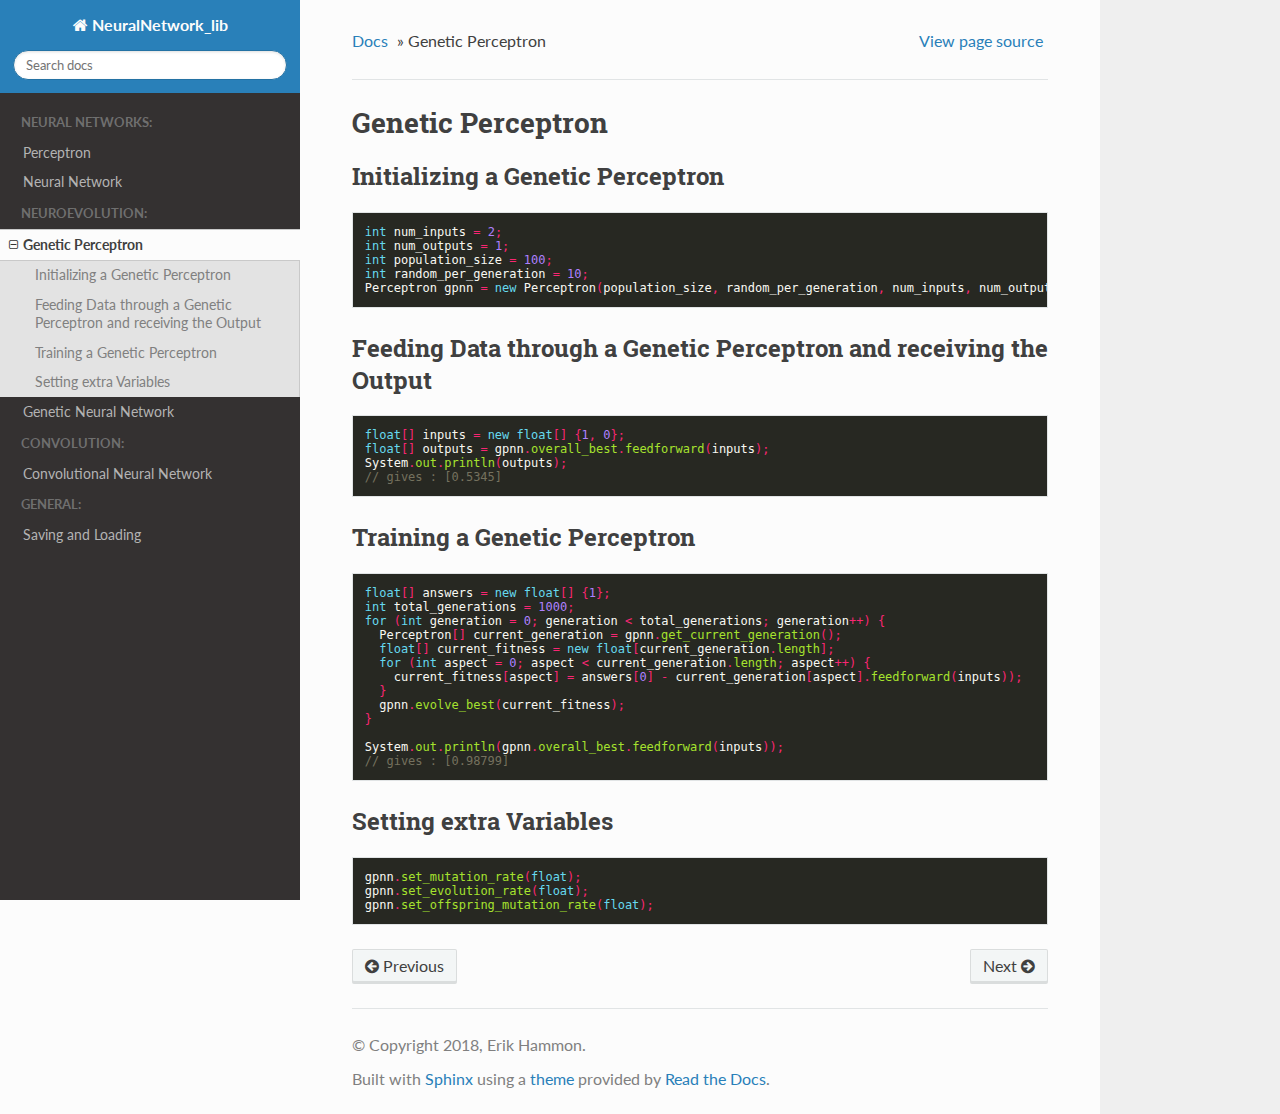
<file: _build/html/gen_perceptron.html>
<!DOCTYPE html>
<!--[if IE 8]><html class="no-js lt-ie9" lang="en" > <![endif]-->
<!--[if gt IE 8]><!--> <html class="no-js" lang="en" > <!--<![endif]-->
<head>
  <meta charset="utf-8">
  
  <meta name="viewport" content="width=device-width, initial-scale=1.0">
  
  <title>Genetic Perceptron &mdash; NeuralNetwork_lib alpha documentation</title>
  

  
  
  
  

  

  
  
    

  

  
    <link rel="stylesheet" href="_static/css/theme.css" type="text/css" />
  <link rel="stylesheet" href="_static/pygments.css" type="text/css" />
  <link rel="stylesheet" href="_static/pygments.css" type="text/css" />
    <link rel="index" title="Index" href="genindex.html" />
    <link rel="search" title="Search" href="search.html" />
    <link rel="next" title="Genetic Neural Network" href="gen_neuralnetwork.html" />
    <link rel="prev" title="Neural Network" href="neuralnetwork.html" /> 

  
  <script src="_static/js/modernizr.min.js"></script>

</head>

<body class="wy-body-for-nav">

   
  <div class="wy-grid-for-nav">

    
    <nav data-toggle="wy-nav-shift" class="wy-nav-side">
      <div class="wy-side-scroll">
        <div class="wy-side-nav-search">
          

          
            <a href="index.html" class="icon icon-home"> NeuralNetwork_lib
          

          
          </a>

          
            
            
          

          
<div role="search">
  <form id="rtd-search-form" class="wy-form" action="search.html" method="get">
    <input type="text" name="q" placeholder="Search docs" />
    <input type="hidden" name="check_keywords" value="yes" />
    <input type="hidden" name="area" value="default" />
  </form>
</div>

          
        </div>

        <div class="wy-menu wy-menu-vertical" data-spy="affix" role="navigation" aria-label="main navigation">
          
            
            
              
            
            
              <p class="caption"><span class="caption-text">Neural Networks:</span></p>
<ul>
<li class="toctree-l1"><a class="reference internal" href="perceptron.html">Perceptron</a></li>
<li class="toctree-l1"><a class="reference internal" href="neuralnetwork.html">Neural Network</a></li>
</ul>
<p class="caption"><span class="caption-text">Neuroevolution:</span></p>
<ul class="current">
<li class="toctree-l1 current"><a class="current reference internal" href="#">Genetic Perceptron</a><ul>
<li class="toctree-l2"><a class="reference internal" href="#initializing-a-genetic-perceptron">Initializing a Genetic Perceptron</a></li>
<li class="toctree-l2"><a class="reference internal" href="#feeding-data-through-a-genetic-perceptron-and-receiving-the-output">Feeding Data through a Genetic Perceptron and receiving the Output</a></li>
<li class="toctree-l2"><a class="reference internal" href="#training-a-genetic-perceptron">Training a Genetic Perceptron</a></li>
<li class="toctree-l2"><a class="reference internal" href="#setting-extra-variables">Setting extra Variables</a></li>
</ul>
</li>
<li class="toctree-l1"><a class="reference internal" href="gen_neuralnetwork.html">Genetic Neural Network</a></li>
</ul>
<p class="caption"><span class="caption-text">Convolution:</span></p>
<ul>
<li class="toctree-l1"><a class="reference internal" href="convolutional.html">Convolutional Neural Network</a></li>
</ul>
<p class="caption"><span class="caption-text">General:</span></p>
<ul>
<li class="toctree-l1"><a class="reference internal" href="saveload.html">Saving and Loading</a></li>
</ul>

            
          
        </div>
      </div>
    </nav>

    <section data-toggle="wy-nav-shift" class="wy-nav-content-wrap">

      
      <nav class="wy-nav-top" aria-label="top navigation">
        
          <i data-toggle="wy-nav-top" class="fa fa-bars"></i>
          <a href="index.html">NeuralNetwork_lib</a>
        
      </nav>


      <div class="wy-nav-content">
        
        <div class="rst-content">
        
          















<div role="navigation" aria-label="breadcrumbs navigation">

  <ul class="wy-breadcrumbs">
    
      <li><a href="index.html">Docs</a> &raquo;</li>
        
      <li>Genetic Perceptron</li>
    
    
      <li class="wy-breadcrumbs-aside">
        
            
            <a href="_sources/gen_perceptron.rst.txt" rel="nofollow"> View page source</a>
          
        
      </li>
    
  </ul>

  
  <hr/>
</div>
          <div role="main" class="document" itemscope="itemscope" itemtype="http://schema.org/Article">
           <div itemprop="articleBody">
            
  <div class="section" id="genetic-perceptron">
<h1>Genetic Perceptron<a class="headerlink" href="#genetic-perceptron" title="Permalink to this headline">¶</a></h1>
<div class="section" id="initializing-a-genetic-perceptron">
<h2>Initializing a Genetic Perceptron<a class="headerlink" href="#initializing-a-genetic-perceptron" title="Permalink to this headline">¶</a></h2>
<div class="highlight-java notranslate"><div class="highlight"><pre><span></span><span class="kt">int</span> <span class="n">num_inputs</span> <span class="o">=</span> <span class="mi">2</span><span class="o">;</span>
<span class="kt">int</span> <span class="n">num_outputs</span> <span class="o">=</span> <span class="mi">1</span><span class="o">;</span>
<span class="kt">int</span> <span class="n">population_size</span> <span class="o">=</span> <span class="mi">100</span><span class="o">;</span>
<span class="kt">int</span> <span class="n">random_per_generation</span> <span class="o">=</span> <span class="mi">10</span><span class="o">;</span>
<span class="n">Perceptron</span> <span class="n">gpnn</span> <span class="o">=</span> <span class="k">new</span> <span class="n">Perceptron</span><span class="o">(</span><span class="n">population_size</span><span class="o">,</span> <span class="n">random_per_generation</span><span class="o">,</span> <span class="n">num_inputs</span><span class="o">,</span> <span class="n">num_outputs</span><span class="o">);</span>
</pre></div>
</div>
</div>
<div class="section" id="feeding-data-through-a-genetic-perceptron-and-receiving-the-output">
<h2>Feeding Data through a Genetic Perceptron and receiving the Output<a class="headerlink" href="#feeding-data-through-a-genetic-perceptron-and-receiving-the-output" title="Permalink to this headline">¶</a></h2>
<div class="highlight-java notranslate"><div class="highlight"><pre><span></span><span class="kt">float</span><span class="o">[]</span> <span class="n">inputs</span> <span class="o">=</span> <span class="k">new</span> <span class="kt">float</span><span class="o">[]</span> <span class="o">{</span><span class="mi">1</span><span class="o">,</span> <span class="mi">0</span><span class="o">};</span>
<span class="kt">float</span><span class="o">[]</span> <span class="n">outputs</span> <span class="o">=</span> <span class="n">gpnn</span><span class="o">.</span><span class="na">overall_best</span><span class="o">.</span><span class="na">feedforward</span><span class="o">(</span><span class="n">inputs</span><span class="o">);</span>
<span class="n">System</span><span class="o">.</span><span class="na">out</span><span class="o">.</span><span class="na">println</span><span class="o">(</span><span class="n">outputs</span><span class="o">);</span>
<span class="c1">// gives : [0.5345]</span>
</pre></div>
</div>
</div>
<div class="section" id="training-a-genetic-perceptron">
<h2>Training a Genetic Perceptron<a class="headerlink" href="#training-a-genetic-perceptron" title="Permalink to this headline">¶</a></h2>
<div class="highlight-java notranslate"><div class="highlight"><pre><span></span><span class="kt">float</span><span class="o">[]</span> <span class="n">answers</span> <span class="o">=</span> <span class="k">new</span> <span class="kt">float</span><span class="o">[]</span> <span class="o">{</span><span class="mi">1</span><span class="o">};</span>
<span class="kt">int</span> <span class="n">total_generations</span> <span class="o">=</span> <span class="mi">1000</span><span class="o">;</span>
<span class="k">for</span> <span class="o">(</span><span class="kt">int</span> <span class="n">generation</span> <span class="o">=</span> <span class="mi">0</span><span class="o">;</span> <span class="n">generation</span> <span class="o">&lt;</span> <span class="n">total_generations</span><span class="o">;</span> <span class="n">generation</span><span class="o">++)</span> <span class="o">{</span>
  <span class="n">Perceptron</span><span class="o">[]</span> <span class="n">current_generation</span> <span class="o">=</span> <span class="n">gpnn</span><span class="o">.</span><span class="na">get_current_generation</span><span class="o">();</span>
  <span class="kt">float</span><span class="o">[]</span> <span class="n">current_fitness</span> <span class="o">=</span> <span class="k">new</span> <span class="kt">float</span><span class="o">[</span><span class="n">current_generation</span><span class="o">.</span><span class="na">length</span><span class="o">];</span>
  <span class="k">for</span> <span class="o">(</span><span class="kt">int</span> <span class="n">aspect</span> <span class="o">=</span> <span class="mi">0</span><span class="o">;</span> <span class="n">aspect</span> <span class="o">&lt;</span> <span class="n">current_generation</span><span class="o">.</span><span class="na">length</span><span class="o">;</span> <span class="n">aspect</span><span class="o">++)</span> <span class="o">{</span>
    <span class="n">current_fitness</span><span class="o">[</span><span class="n">aspect</span><span class="o">]</span> <span class="o">=</span> <span class="n">answers</span><span class="o">[</span><span class="mi">0</span><span class="o">]</span> <span class="o">-</span> <span class="n">current_generation</span><span class="o">[</span><span class="n">aspect</span><span class="o">].</span><span class="na">feedforward</span><span class="o">(</span><span class="n">inputs</span><span class="o">));</span>
  <span class="o">}</span>
  <span class="n">gpnn</span><span class="o">.</span><span class="na">evolve_best</span><span class="o">(</span><span class="n">current_fitness</span><span class="o">);</span>
<span class="o">}</span>

<span class="n">System</span><span class="o">.</span><span class="na">out</span><span class="o">.</span><span class="na">println</span><span class="o">(</span><span class="n">gpnn</span><span class="o">.</span><span class="na">overall_best</span><span class="o">.</span><span class="na">feedforward</span><span class="o">(</span><span class="n">inputs</span><span class="o">));</span>
<span class="c1">// gives : [0.98799]</span>
</pre></div>
</div>
</div>
<div class="section" id="setting-extra-variables">
<h2>Setting extra Variables<a class="headerlink" href="#setting-extra-variables" title="Permalink to this headline">¶</a></h2>
<div class="highlight-java notranslate"><div class="highlight"><pre><span></span><span class="n">gpnn</span><span class="o">.</span><span class="na">set_mutation_rate</span><span class="o">(</span><span class="kt">float</span><span class="o">);</span>
<span class="n">gpnn</span><span class="o">.</span><span class="na">set_evolution_rate</span><span class="o">(</span><span class="kt">float</span><span class="o">);</span>
<span class="n">gpnn</span><span class="o">.</span><span class="na">set_offspring_mutation_rate</span><span class="o">(</span><span class="kt">float</span><span class="o">);</span>
</pre></div>
</div>
</div>
</div>


           </div>
           
          </div>
          <footer>
  
    <div class="rst-footer-buttons" role="navigation" aria-label="footer navigation">
      
        <a href="gen_neuralnetwork.html" class="btn btn-neutral float-right" title="Genetic Neural Network" accesskey="n" rel="next">Next <span class="fa fa-arrow-circle-right"></span></a>
      
      
        <a href="neuralnetwork.html" class="btn btn-neutral" title="Neural Network" accesskey="p" rel="prev"><span class="fa fa-arrow-circle-left"></span> Previous</a>
      
    </div>
  

  <hr/>

  <div role="contentinfo">
    <p>
        &copy; Copyright 2018, Erik Hammon.

    </p>
  </div>
  Built with <a href="http://sphinx-doc.org/">Sphinx</a> using a <a href="https://github.com/rtfd/sphinx_rtd_theme">theme</a> provided by <a href="https://readthedocs.org">Read the Docs</a>. 

</footer>

        </div>
      </div>

    </section>

  </div>
  


  

    <script type="text/javascript">
        var DOCUMENTATION_OPTIONS = {
            URL_ROOT:'./',
            VERSION:'alpha',
            LANGUAGE:'None',
            COLLAPSE_INDEX:false,
            FILE_SUFFIX:'.html',
            HAS_SOURCE:  true,
            SOURCELINK_SUFFIX: '.txt'
        };
    </script>
      <script type="text/javascript" src="_static/jquery.js"></script>
      <script type="text/javascript" src="_static/underscore.js"></script>
      <script type="text/javascript" src="_static/doctools.js"></script>

  

  
  
    <script type="text/javascript" src="_static/js/theme.js"></script>
  

  <script type="text/javascript">
      jQuery(function () {
          SphinxRtdTheme.Navigation.enable(true);
      });
  </script> 

</body>
</html>
</file>
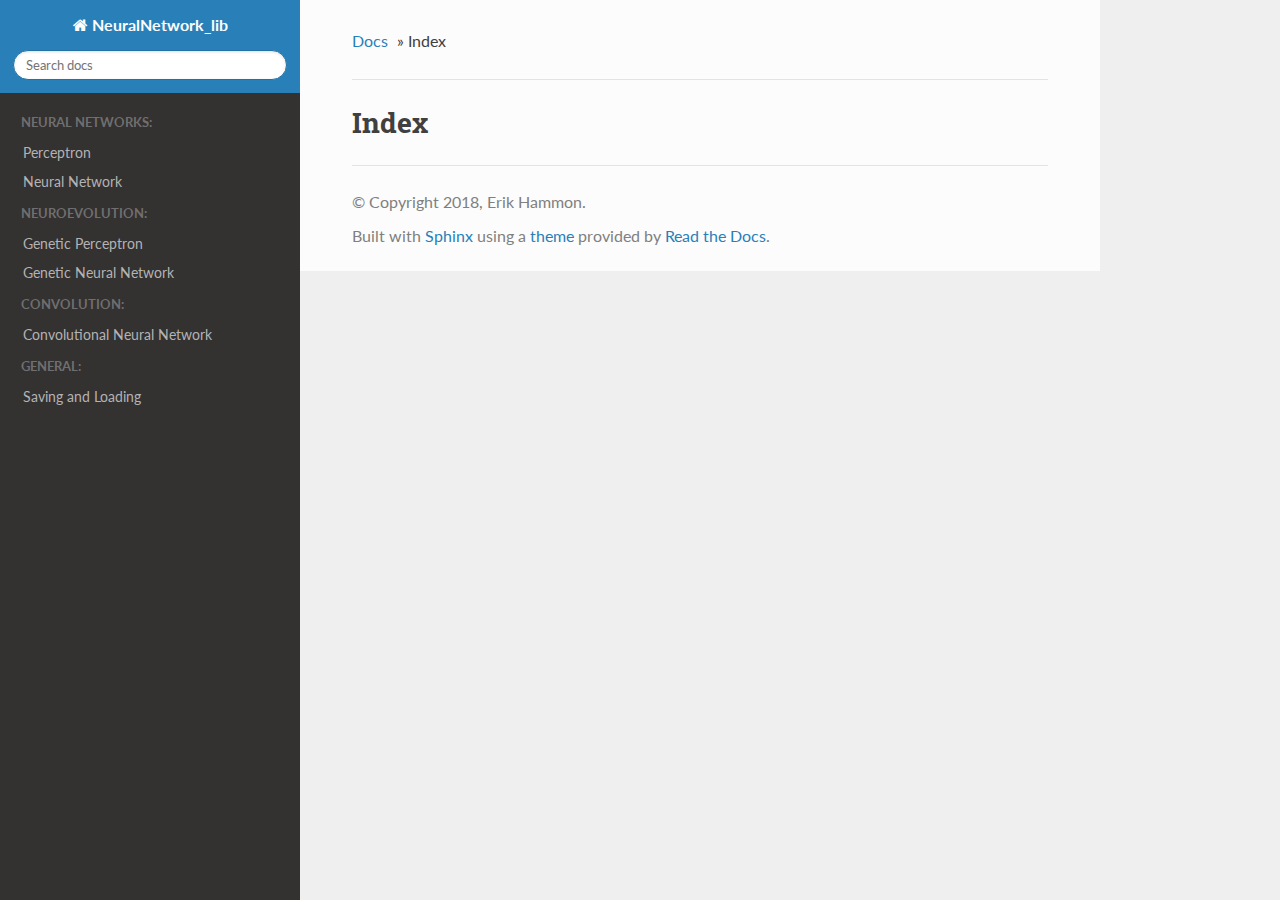
<file: _build/html/genindex.html>
<!DOCTYPE html>
<!--[if IE 8]><html class="no-js lt-ie9" lang="en" > <![endif]-->
<!--[if gt IE 8]><!--> <html class="no-js" lang="en" > <!--<![endif]-->
<head>
  <meta charset="utf-8">
  
  <meta name="viewport" content="width=device-width, initial-scale=1.0">
  
  <title>Index &mdash; NeuralNetwork_lib alpha documentation</title>
  

  
  
  
  

  

  
  
    

  

  
    <link rel="stylesheet" href="_static/css/theme.css" type="text/css" />
  <link rel="stylesheet" href="_static/pygments.css" type="text/css" />
  <link rel="stylesheet" href="_static/pygments.css" type="text/css" />
    <link rel="index" title="Index" href="#" />
    <link rel="search" title="Search" href="search.html" /> 

  
  <script src="_static/js/modernizr.min.js"></script>

</head>

<body class="wy-body-for-nav">

   
  <div class="wy-grid-for-nav">

    
    <nav data-toggle="wy-nav-shift" class="wy-nav-side">
      <div class="wy-side-scroll">
        <div class="wy-side-nav-search">
          

          
            <a href="index.html" class="icon icon-home"> NeuralNetwork_lib
          

          
          </a>

          
            
            
          

          
<div role="search">
  <form id="rtd-search-form" class="wy-form" action="search.html" method="get">
    <input type="text" name="q" placeholder="Search docs" />
    <input type="hidden" name="check_keywords" value="yes" />
    <input type="hidden" name="area" value="default" />
  </form>
</div>

          
        </div>

        <div class="wy-menu wy-menu-vertical" data-spy="affix" role="navigation" aria-label="main navigation">
          
            
            
              
            
            
              <p class="caption"><span class="caption-text">Neural Networks:</span></p>
<ul>
<li class="toctree-l1"><a class="reference internal" href="perceptron.html">Perceptron</a></li>
<li class="toctree-l1"><a class="reference internal" href="neuralnetwork.html">Neural Network</a></li>
</ul>
<p class="caption"><span class="caption-text">Neuroevolution:</span></p>
<ul>
<li class="toctree-l1"><a class="reference internal" href="gen_perceptron.html">Genetic Perceptron</a></li>
<li class="toctree-l1"><a class="reference internal" href="gen_neuralnetwork.html">Genetic Neural Network</a></li>
</ul>
<p class="caption"><span class="caption-text">Convolution:</span></p>
<ul>
<li class="toctree-l1"><a class="reference internal" href="convolutional.html">Convolutional Neural Network</a></li>
</ul>
<p class="caption"><span class="caption-text">General:</span></p>
<ul>
<li class="toctree-l1"><a class="reference internal" href="saveload.html">Saving and Loading</a></li>
</ul>

            
          
        </div>
      </div>
    </nav>

    <section data-toggle="wy-nav-shift" class="wy-nav-content-wrap">

      
      <nav class="wy-nav-top" aria-label="top navigation">
        
          <i data-toggle="wy-nav-top" class="fa fa-bars"></i>
          <a href="index.html">NeuralNetwork_lib</a>
        
      </nav>


      <div class="wy-nav-content">
        
        <div class="rst-content">
        
          















<div role="navigation" aria-label="breadcrumbs navigation">

  <ul class="wy-breadcrumbs">
    
      <li><a href="index.html">Docs</a> &raquo;</li>
        
      <li>Index</li>
    
    
      <li class="wy-breadcrumbs-aside">
        
            
        
      </li>
    
  </ul>

  
  <hr/>
</div>
          <div role="main" class="document" itemscope="itemscope" itemtype="http://schema.org/Article">
           <div itemprop="articleBody">
            

<h1 id="index">Index</h1>

<div class="genindex-jumpbox">
 
</div>


           </div>
           
          </div>
          <footer>
  

  <hr/>

  <div role="contentinfo">
    <p>
        &copy; Copyright 2018, Erik Hammon.

    </p>
  </div>
  Built with <a href="http://sphinx-doc.org/">Sphinx</a> using a <a href="https://github.com/rtfd/sphinx_rtd_theme">theme</a> provided by <a href="https://readthedocs.org">Read the Docs</a>. 

</footer>

        </div>
      </div>

    </section>

  </div>
  


  

    <script type="text/javascript">
        var DOCUMENTATION_OPTIONS = {
            URL_ROOT:'./',
            VERSION:'alpha',
            LANGUAGE:'None',
            COLLAPSE_INDEX:false,
            FILE_SUFFIX:'.html',
            HAS_SOURCE:  true,
            SOURCELINK_SUFFIX: '.txt'
        };
    </script>
      <script type="text/javascript" src="_static/jquery.js"></script>
      <script type="text/javascript" src="_static/underscore.js"></script>
      <script type="text/javascript" src="_static/doctools.js"></script>

  

  
  
    <script type="text/javascript" src="_static/js/theme.js"></script>
  

  <script type="text/javascript">
      jQuery(function () {
          SphinxRtdTheme.Navigation.enable(true);
      });
  </script> 

</body>
</html>
</file>
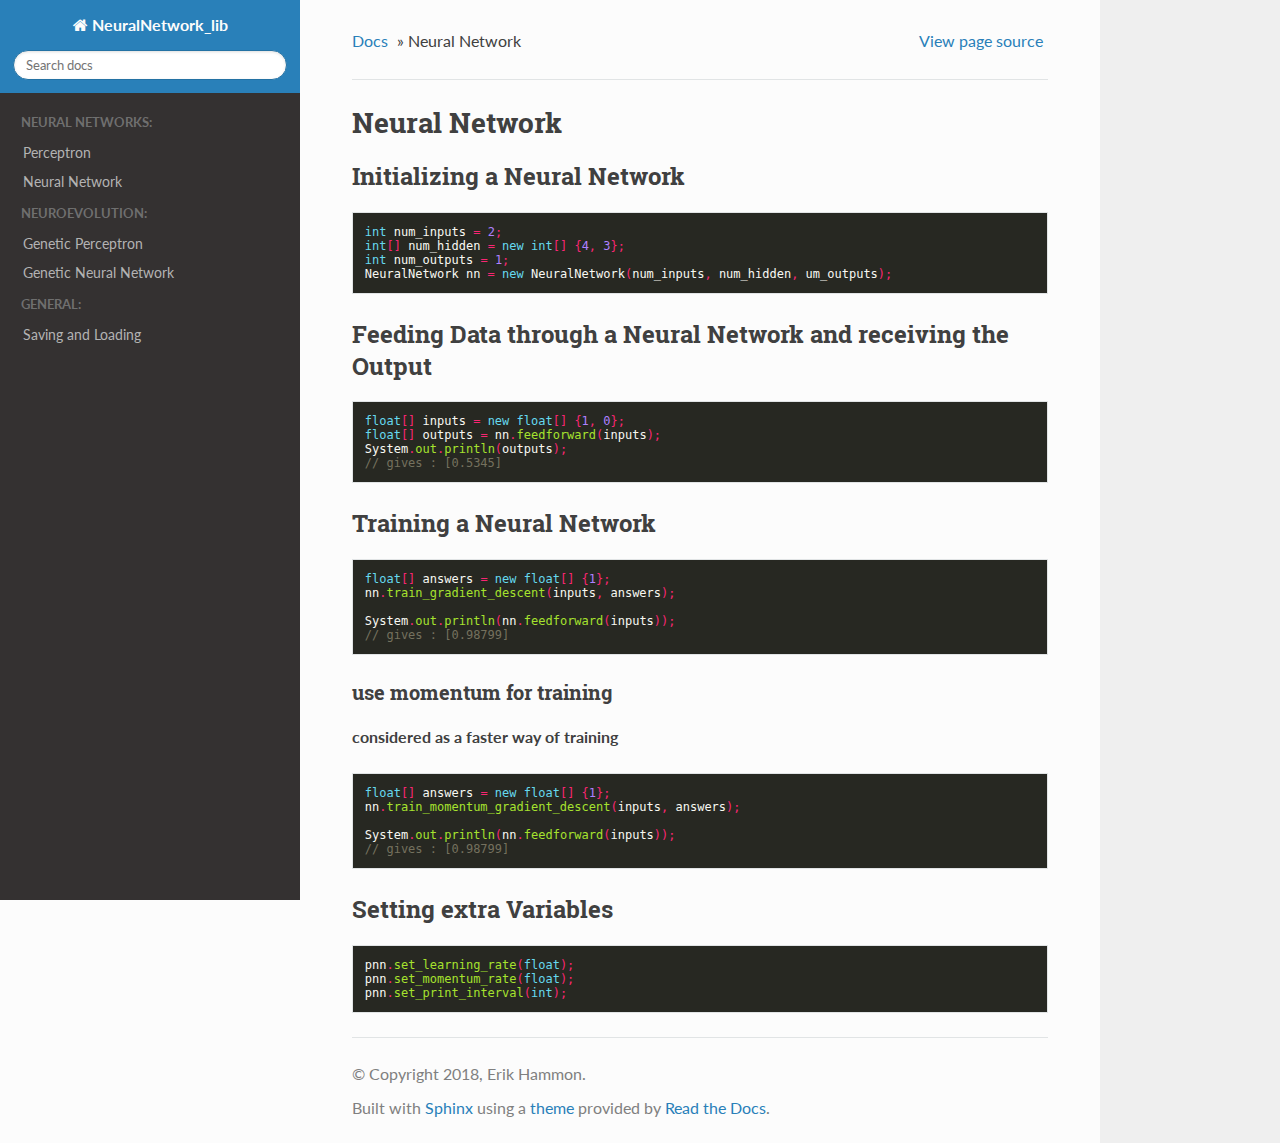
<file: _build/html/neuralnetwork - Kopie.html>
<!DOCTYPE html>
<!--[if IE 8]><html class="no-js lt-ie9" lang="en" > <![endif]-->
<!--[if gt IE 8]><!--> <html class="no-js" lang="en" > <!--<![endif]-->
<head>
  <meta charset="utf-8">
  
  <meta name="viewport" content="width=device-width, initial-scale=1.0">
  
  <title>Neural Network &mdash; NeuralNetwork_lib alpha documentation</title>
  

  
  
  
  

  

  
  
    

  

  
    <link rel="stylesheet" href="_static/css/theme.css" type="text/css" />
  <link rel="stylesheet" href="_static/pygments.css" type="text/css" />
  <link rel="stylesheet" href="_static/pygments.css" type="text/css" />
    <link rel="index" title="Index" href="genindex.html" />
    <link rel="search" title="Search" href="search.html" /> 

  
  <script src="_static/js/modernizr.min.js"></script>

</head>

<body class="wy-body-for-nav">

   
  <div class="wy-grid-for-nav">

    
    <nav data-toggle="wy-nav-shift" class="wy-nav-side">
      <div class="wy-side-scroll">
        <div class="wy-side-nav-search">
          

          
            <a href="index.html" class="icon icon-home"> NeuralNetwork_lib
          

          
          </a>

          
            
            
          

          
<div role="search">
  <form id="rtd-search-form" class="wy-form" action="search.html" method="get">
    <input type="text" name="q" placeholder="Search docs" />
    <input type="hidden" name="check_keywords" value="yes" />
    <input type="hidden" name="area" value="default" />
  </form>
</div>

          
        </div>

        <div class="wy-menu wy-menu-vertical" data-spy="affix" role="navigation" aria-label="main navigation">
          
            
            
              
            
            
              <p class="caption"><span class="caption-text">Neural Networks:</span></p>
<ul>
<li class="toctree-l1"><a class="reference internal" href="perceptron.html">Perceptron</a></li>
<li class="toctree-l1"><a class="reference internal" href="neuralnetwork.html">Neural Network</a></li>
</ul>
<p class="caption"><span class="caption-text">Neuroevolution:</span></p>
<ul>
<li class="toctree-l1"><a class="reference internal" href="gen_perceptron.html">Genetic Perceptron</a></li>
<li class="toctree-l1"><a class="reference internal" href="gen_neuralnetwork.html">Genetic Neural Network</a></li>
</ul>
<p class="caption"><span class="caption-text">General:</span></p>
<ul>
<li class="toctree-l1"><a class="reference internal" href="saveload.html">Saving and Loading</a></li>
</ul>

            
          
        </div>
      </div>
    </nav>

    <section data-toggle="wy-nav-shift" class="wy-nav-content-wrap">

      
      <nav class="wy-nav-top" aria-label="top navigation">
        
          <i data-toggle="wy-nav-top" class="fa fa-bars"></i>
          <a href="index.html">NeuralNetwork_lib</a>
        
      </nav>


      <div class="wy-nav-content">
        
        <div class="rst-content">
        
          















<div role="navigation" aria-label="breadcrumbs navigation">

  <ul class="wy-breadcrumbs">
    
      <li><a href="index.html">Docs</a> &raquo;</li>
        
      <li>Neural Network</li>
    
    
      <li class="wy-breadcrumbs-aside">
        
            
            <a href="_sources/neuralnetwork - Kopie.rst.txt" rel="nofollow"> View page source</a>
          
        
      </li>
    
  </ul>

  
  <hr/>
</div>
          <div role="main" class="document" itemscope="itemscope" itemtype="http://schema.org/Article">
           <div itemprop="articleBody">
            
  <div class="section" id="neural-network">
<h1>Neural Network<a class="headerlink" href="#neural-network" title="Permalink to this headline">¶</a></h1>
<div class="section" id="initializing-a-neural-network">
<h2>Initializing a Neural Network<a class="headerlink" href="#initializing-a-neural-network" title="Permalink to this headline">¶</a></h2>
<div class="highlight-java notranslate"><div class="highlight"><pre><span></span><span class="kt">int</span> <span class="n">num_inputs</span> <span class="o">=</span> <span class="mi">2</span><span class="o">;</span>
<span class="kt">int</span><span class="o">[]</span> <span class="n">num_hidden</span> <span class="o">=</span> <span class="k">new</span> <span class="kt">int</span><span class="o">[]</span> <span class="o">{</span><span class="mi">4</span><span class="o">,</span> <span class="mi">3</span><span class="o">};</span>
<span class="kt">int</span> <span class="n">num_outputs</span> <span class="o">=</span> <span class="mi">1</span><span class="o">;</span>
<span class="n">NeuralNetwork</span> <span class="n">nn</span> <span class="o">=</span> <span class="k">new</span> <span class="n">NeuralNetwork</span><span class="o">(</span><span class="n">num_inputs</span><span class="o">,</span> <span class="n">num_hidden</span><span class="o">,</span> <span class="n">um_outputs</span><span class="o">);</span>
</pre></div>
</div>
</div>
<div class="section" id="feeding-data-through-a-neural-network-and-receiving-the-output">
<h2>Feeding Data through a Neural Network and receiving the Output<a class="headerlink" href="#feeding-data-through-a-neural-network-and-receiving-the-output" title="Permalink to this headline">¶</a></h2>
<div class="highlight-java notranslate"><div class="highlight"><pre><span></span><span class="kt">float</span><span class="o">[]</span> <span class="n">inputs</span> <span class="o">=</span> <span class="k">new</span> <span class="kt">float</span><span class="o">[]</span> <span class="o">{</span><span class="mi">1</span><span class="o">,</span> <span class="mi">0</span><span class="o">};</span>
<span class="kt">float</span><span class="o">[]</span> <span class="n">outputs</span> <span class="o">=</span> <span class="n">nn</span><span class="o">.</span><span class="na">feedforward</span><span class="o">(</span><span class="n">inputs</span><span class="o">);</span>
<span class="n">System</span><span class="o">.</span><span class="na">out</span><span class="o">.</span><span class="na">println</span><span class="o">(</span><span class="n">outputs</span><span class="o">);</span>
<span class="c1">// gives : [0.5345]</span>
</pre></div>
</div>
</div>
<div class="section" id="training-a-neural-network">
<h2>Training a Neural Network<a class="headerlink" href="#training-a-neural-network" title="Permalink to this headline">¶</a></h2>
<div class="highlight-java notranslate"><div class="highlight"><pre><span></span><span class="kt">float</span><span class="o">[]</span> <span class="n">answers</span> <span class="o">=</span> <span class="k">new</span> <span class="kt">float</span><span class="o">[]</span> <span class="o">{</span><span class="mi">1</span><span class="o">};</span>
<span class="n">nn</span><span class="o">.</span><span class="na">train_gradient_descent</span><span class="o">(</span><span class="n">inputs</span><span class="o">,</span> <span class="n">answers</span><span class="o">);</span>

<span class="n">System</span><span class="o">.</span><span class="na">out</span><span class="o">.</span><span class="na">println</span><span class="o">(</span><span class="n">nn</span><span class="o">.</span><span class="na">feedforward</span><span class="o">(</span><span class="n">inputs</span><span class="o">));</span>
<span class="c1">// gives : [0.98799]</span>
</pre></div>
</div>
<div class="section" id="use-momentum-for-training">
<h3>use momentum for training<a class="headerlink" href="#use-momentum-for-training" title="Permalink to this headline">¶</a></h3>
<p><strong>considered as a faster way of training</strong></p>
<div class="highlight-java notranslate"><div class="highlight"><pre><span></span><span class="kt">float</span><span class="o">[]</span> <span class="n">answers</span> <span class="o">=</span> <span class="k">new</span> <span class="kt">float</span><span class="o">[]</span> <span class="o">{</span><span class="mi">1</span><span class="o">};</span>
<span class="n">nn</span><span class="o">.</span><span class="na">train_momentum_gradient_descent</span><span class="o">(</span><span class="n">inputs</span><span class="o">,</span> <span class="n">answers</span><span class="o">);</span>

<span class="n">System</span><span class="o">.</span><span class="na">out</span><span class="o">.</span><span class="na">println</span><span class="o">(</span><span class="n">nn</span><span class="o">.</span><span class="na">feedforward</span><span class="o">(</span><span class="n">inputs</span><span class="o">));</span>
<span class="c1">// gives : [0.98799]</span>
</pre></div>
</div>
</div>
</div>
<div class="section" id="setting-extra-variables">
<h2>Setting extra Variables<a class="headerlink" href="#setting-extra-variables" title="Permalink to this headline">¶</a></h2>
<div class="highlight-java notranslate"><div class="highlight"><pre><span></span><span class="n">pnn</span><span class="o">.</span><span class="na">set_learning_rate</span><span class="o">(</span><span class="kt">float</span><span class="o">);</span>
<span class="n">pnn</span><span class="o">.</span><span class="na">set_momentum_rate</span><span class="o">(</span><span class="kt">float</span><span class="o">);</span>
<span class="n">pnn</span><span class="o">.</span><span class="na">set_print_interval</span><span class="o">(</span><span class="kt">int</span><span class="o">);</span>
</pre></div>
</div>
</div>
</div>


           </div>
           
          </div>
          <footer>
  

  <hr/>

  <div role="contentinfo">
    <p>
        &copy; Copyright 2018, Erik Hammon.

    </p>
  </div>
  Built with <a href="http://sphinx-doc.org/">Sphinx</a> using a <a href="https://github.com/rtfd/sphinx_rtd_theme">theme</a> provided by <a href="https://readthedocs.org">Read the Docs</a>. 

</footer>

        </div>
      </div>

    </section>

  </div>
  


  

    <script type="text/javascript">
        var DOCUMENTATION_OPTIONS = {
            URL_ROOT:'./',
            VERSION:'alpha',
            LANGUAGE:'None',
            COLLAPSE_INDEX:false,
            FILE_SUFFIX:'.html',
            HAS_SOURCE:  true,
            SOURCELINK_SUFFIX: '.txt'
        };
    </script>
      <script type="text/javascript" src="_static/jquery.js"></script>
      <script type="text/javascript" src="_static/underscore.js"></script>
      <script type="text/javascript" src="_static/doctools.js"></script>

  

  
  
    <script type="text/javascript" src="_static/js/theme.js"></script>
  

  <script type="text/javascript">
      jQuery(function () {
          SphinxRtdTheme.Navigation.enable(true);
      });
  </script> 

</body>
</html>
</file>
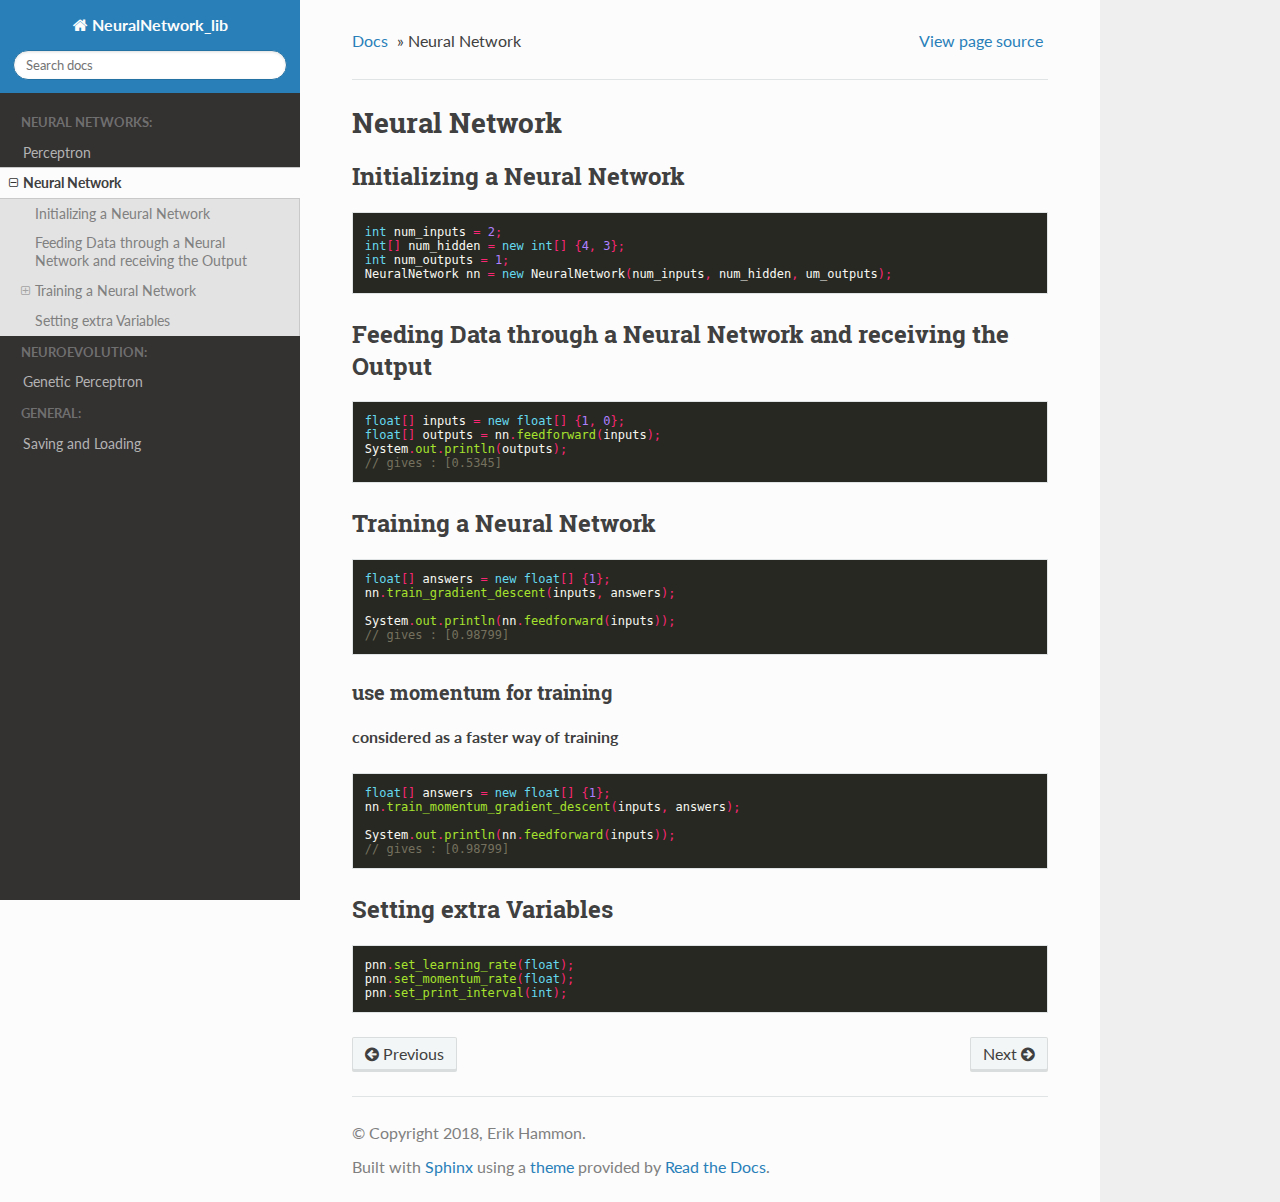
<file: _build/html/neuralnetwork.html>
<!DOCTYPE html>
<!--[if IE 8]><html class="no-js lt-ie9" lang="en" > <![endif]-->
<!--[if gt IE 8]><!--> <html class="no-js" lang="en" > <!--<![endif]-->
<head>
  <meta charset="utf-8">
  
  <meta name="viewport" content="width=device-width, initial-scale=1.0">
  
  <title>Neural Network &mdash; NeuralNetwork_lib alpha documentation</title>
  

  
  
  
  

  

  
  
    

  

  
    <link rel="stylesheet" href="_static/css/theme.css" type="text/css" />
  <link rel="stylesheet" href="_static/pygments.css" type="text/css" />
  <link rel="stylesheet" href="_static/pygments.css" type="text/css" />
    <link rel="index" title="Index" href="genindex.html" />
    <link rel="search" title="Search" href="search.html" />
    <link rel="next" title="Genetic Perceptron" href="gen_perceptron.html" />
    <link rel="prev" title="Perceptron" href="perceptron.html" /> 

  
  <script src="_static/js/modernizr.min.js"></script>

</head>

<body class="wy-body-for-nav">

   
  <div class="wy-grid-for-nav">

    
    <nav data-toggle="wy-nav-shift" class="wy-nav-side">
      <div class="wy-side-scroll">
        <div class="wy-side-nav-search">
          

          
            <a href="index.html" class="icon icon-home"> NeuralNetwork_lib
          

          
          </a>

          
            
            
          

          
<div role="search">
  <form id="rtd-search-form" class="wy-form" action="search.html" method="get">
    <input type="text" name="q" placeholder="Search docs" />
    <input type="hidden" name="check_keywords" value="yes" />
    <input type="hidden" name="area" value="default" />
  </form>
</div>

          
        </div>

        <div class="wy-menu wy-menu-vertical" data-spy="affix" role="navigation" aria-label="main navigation">
          
            
            
              
            
            
              <p class="caption"><span class="caption-text">Neural Networks:</span></p>
<ul class="current">
<li class="toctree-l1"><a class="reference internal" href="perceptron.html">Perceptron</a></li>
<li class="toctree-l1 current"><a class="current reference internal" href="#">Neural Network</a><ul>
<li class="toctree-l2"><a class="reference internal" href="#initializing-a-neural-network">Initializing a Neural Network</a></li>
<li class="toctree-l2"><a class="reference internal" href="#feeding-data-through-a-neural-network-and-receiving-the-output">Feeding Data through a Neural Network and receiving the Output</a></li>
<li class="toctree-l2"><a class="reference internal" href="#training-a-neural-network">Training a Neural Network</a><ul>
<li class="toctree-l3"><a class="reference internal" href="#use-momentum-for-training">use momentum for training</a></li>
</ul>
</li>
<li class="toctree-l2"><a class="reference internal" href="#setting-extra-variables">Setting extra Variables</a></li>
</ul>
</li>
</ul>
<p class="caption"><span class="caption-text">Neuroevolution:</span></p>
<ul>
<li class="toctree-l1"><a class="reference internal" href="gen_perceptron.html">Genetic Perceptron</a></li>
</ul>
<p class="caption"><span class="caption-text">General:</span></p>
<ul>
<li class="toctree-l1"><a class="reference internal" href="saveload.html">Saving and Loading</a></li>
</ul>

            
          
        </div>
      </div>
    </nav>

    <section data-toggle="wy-nav-shift" class="wy-nav-content-wrap">

      
      <nav class="wy-nav-top" aria-label="top navigation">
        
          <i data-toggle="wy-nav-top" class="fa fa-bars"></i>
          <a href="index.html">NeuralNetwork_lib</a>
        
      </nav>


      <div class="wy-nav-content">
        
        <div class="rst-content">
        
          















<div role="navigation" aria-label="breadcrumbs navigation">

  <ul class="wy-breadcrumbs">
    
      <li><a href="index.html">Docs</a> &raquo;</li>
        
      <li>Neural Network</li>
    
    
      <li class="wy-breadcrumbs-aside">
        
            
            <a href="_sources/neuralnetwork.rst.txt" rel="nofollow"> View page source</a>
          
        
      </li>
    
  </ul>

  
  <hr/>
</div>
          <div role="main" class="document" itemscope="itemscope" itemtype="http://schema.org/Article">
           <div itemprop="articleBody">
            
  <div class="section" id="neural-network">
<h1>Neural Network<a class="headerlink" href="#neural-network" title="Permalink to this headline">¶</a></h1>
<div class="section" id="initializing-a-neural-network">
<h2>Initializing a Neural Network<a class="headerlink" href="#initializing-a-neural-network" title="Permalink to this headline">¶</a></h2>
<div class="highlight-java notranslate"><div class="highlight"><pre><span></span><span class="kt">int</span> <span class="n">num_inputs</span> <span class="o">=</span> <span class="mi">2</span><span class="o">;</span>
<span class="kt">int</span><span class="o">[]</span> <span class="n">num_hidden</span> <span class="o">=</span> <span class="k">new</span> <span class="kt">int</span><span class="o">[]</span> <span class="o">{</span><span class="mi">4</span><span class="o">,</span> <span class="mi">3</span><span class="o">};</span>
<span class="kt">int</span> <span class="n">num_outputs</span> <span class="o">=</span> <span class="mi">1</span><span class="o">;</span>
<span class="n">NeuralNetwork</span> <span class="n">nn</span> <span class="o">=</span> <span class="k">new</span> <span class="n">NeuralNetwork</span><span class="o">(</span><span class="n">num_inputs</span><span class="o">,</span> <span class="n">num_hidden</span><span class="o">,</span> <span class="n">um_outputs</span><span class="o">);</span>
</pre></div>
</div>
</div>
<div class="section" id="feeding-data-through-a-neural-network-and-receiving-the-output">
<h2>Feeding Data through a Neural Network and receiving the Output<a class="headerlink" href="#feeding-data-through-a-neural-network-and-receiving-the-output" title="Permalink to this headline">¶</a></h2>
<div class="highlight-java notranslate"><div class="highlight"><pre><span></span><span class="kt">float</span><span class="o">[]</span> <span class="n">inputs</span> <span class="o">=</span> <span class="k">new</span> <span class="kt">float</span><span class="o">[]</span> <span class="o">{</span><span class="mi">1</span><span class="o">,</span> <span class="mi">0</span><span class="o">};</span>
<span class="kt">float</span><span class="o">[]</span> <span class="n">outputs</span> <span class="o">=</span> <span class="n">nn</span><span class="o">.</span><span class="na">feedforward</span><span class="o">(</span><span class="n">inputs</span><span class="o">);</span>
<span class="n">System</span><span class="o">.</span><span class="na">out</span><span class="o">.</span><span class="na">println</span><span class="o">(</span><span class="n">outputs</span><span class="o">);</span>
<span class="c1">// gives : [0.5345]</span>
</pre></div>
</div>
</div>
<div class="section" id="training-a-neural-network">
<h2>Training a Neural Network<a class="headerlink" href="#training-a-neural-network" title="Permalink to this headline">¶</a></h2>
<div class="highlight-java notranslate"><div class="highlight"><pre><span></span><span class="kt">float</span><span class="o">[]</span> <span class="n">answers</span> <span class="o">=</span> <span class="k">new</span> <span class="kt">float</span><span class="o">[]</span> <span class="o">{</span><span class="mi">1</span><span class="o">};</span>
<span class="n">nn</span><span class="o">.</span><span class="na">train_gradient_descent</span><span class="o">(</span><span class="n">inputs</span><span class="o">,</span> <span class="n">answers</span><span class="o">);</span>

<span class="n">System</span><span class="o">.</span><span class="na">out</span><span class="o">.</span><span class="na">println</span><span class="o">(</span><span class="n">nn</span><span class="o">.</span><span class="na">feedforward</span><span class="o">(</span><span class="n">inputs</span><span class="o">));</span>
<span class="c1">// gives : [0.98799]</span>
</pre></div>
</div>
<div class="section" id="use-momentum-for-training">
<h3>use momentum for training<a class="headerlink" href="#use-momentum-for-training" title="Permalink to this headline">¶</a></h3>
<p><strong>considered as a faster way of training</strong></p>
<div class="highlight-java notranslate"><div class="highlight"><pre><span></span><span class="kt">float</span><span class="o">[]</span> <span class="n">answers</span> <span class="o">=</span> <span class="k">new</span> <span class="kt">float</span><span class="o">[]</span> <span class="o">{</span><span class="mi">1</span><span class="o">};</span>
<span class="n">nn</span><span class="o">.</span><span class="na">train_momentum_gradient_descent</span><span class="o">(</span><span class="n">inputs</span><span class="o">,</span> <span class="n">answers</span><span class="o">);</span>

<span class="n">System</span><span class="o">.</span><span class="na">out</span><span class="o">.</span><span class="na">println</span><span class="o">(</span><span class="n">nn</span><span class="o">.</span><span class="na">feedforward</span><span class="o">(</span><span class="n">inputs</span><span class="o">));</span>
<span class="c1">// gives : [0.98799]</span>
</pre></div>
</div>
</div>
</div>
<div class="section" id="setting-extra-variables">
<h2>Setting extra Variables<a class="headerlink" href="#setting-extra-variables" title="Permalink to this headline">¶</a></h2>
<div class="highlight-java notranslate"><div class="highlight"><pre><span></span><span class="n">pnn</span><span class="o">.</span><span class="na">set_learning_rate</span><span class="o">(</span><span class="kt">float</span><span class="o">);</span>
<span class="n">pnn</span><span class="o">.</span><span class="na">set_momentum_rate</span><span class="o">(</span><span class="kt">float</span><span class="o">);</span>
<span class="n">pnn</span><span class="o">.</span><span class="na">set_print_interval</span><span class="o">(</span><span class="kt">int</span><span class="o">);</span>
</pre></div>
</div>
</div>
</div>


           </div>
           
          </div>
          <footer>
  
    <div class="rst-footer-buttons" role="navigation" aria-label="footer navigation">
      
        <a href="gen_perceptron.html" class="btn btn-neutral float-right" title="Genetic Perceptron" accesskey="n" rel="next">Next <span class="fa fa-arrow-circle-right"></span></a>
      
      
        <a href="perceptron.html" class="btn btn-neutral" title="Perceptron" accesskey="p" rel="prev"><span class="fa fa-arrow-circle-left"></span> Previous</a>
      
    </div>
  

  <hr/>

  <div role="contentinfo">
    <p>
        &copy; Copyright 2018, Erik Hammon.

    </p>
  </div>
  Built with <a href="http://sphinx-doc.org/">Sphinx</a> using a <a href="https://github.com/rtfd/sphinx_rtd_theme">theme</a> provided by <a href="https://readthedocs.org">Read the Docs</a>. 

</footer>

        </div>
      </div>

    </section>

  </div>
  


  

    <script type="text/javascript">
        var DOCUMENTATION_OPTIONS = {
            URL_ROOT:'./',
            VERSION:'alpha',
            LANGUAGE:'None',
            COLLAPSE_INDEX:false,
            FILE_SUFFIX:'.html',
            HAS_SOURCE:  true,
            SOURCELINK_SUFFIX: '.txt'
        };
    </script>
      <script type="text/javascript" src="_static/jquery.js"></script>
      <script type="text/javascript" src="_static/underscore.js"></script>
      <script type="text/javascript" src="_static/doctools.js"></script>

  

  
  
    <script type="text/javascript" src="_static/js/theme.js"></script>
  

  <script type="text/javascript">
      jQuery(function () {
          SphinxRtdTheme.Navigation.enable(true);
      });
  </script> 

</body>
</html>
</file>
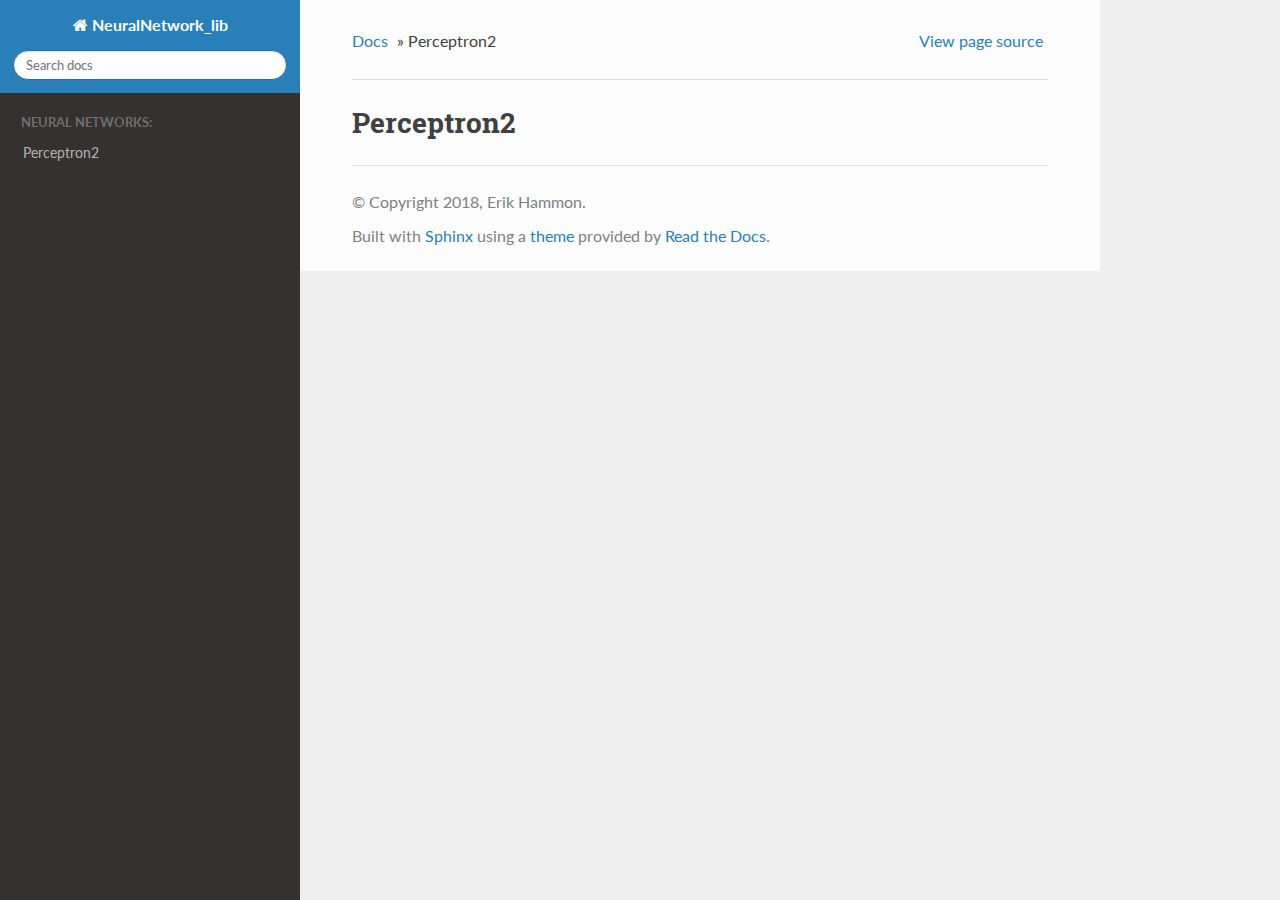
<file: _build/html/perceptron - Kopie.html>
<!DOCTYPE html>
<!--[if IE 8]><html class="no-js lt-ie9" lang="en" > <![endif]-->
<!--[if gt IE 8]><!--> <html class="no-js" lang="en" > <!--<![endif]-->
<head>
  <meta charset="utf-8">
  
  <meta name="viewport" content="width=device-width, initial-scale=1.0">
  
  <title>Perceptron2 &mdash; NeuralNetwork_lib alpha documentation</title>
  

  
  
  
  

  

  
  
    

  

  
    <link rel="stylesheet" href="_static/css/theme.css" type="text/css" />
  <link rel="stylesheet" href="_static/pygments.css" type="text/css" />
  <link rel="stylesheet" href="_static/pygments.css" type="text/css" />
    <link rel="index" title="Index" href="genindex.html" />
    <link rel="search" title="Search" href="search.html" /> 

  
  <script src="_static/js/modernizr.min.js"></script>

</head>

<body class="wy-body-for-nav">

   
  <div class="wy-grid-for-nav">

    
    <nav data-toggle="wy-nav-shift" class="wy-nav-side">
      <div class="wy-side-scroll">
        <div class="wy-side-nav-search">
          

          
            <a href="index.html" class="icon icon-home"> NeuralNetwork_lib
          

          
          </a>

          
            
            
          

          
<div role="search">
  <form id="rtd-search-form" class="wy-form" action="search.html" method="get">
    <input type="text" name="q" placeholder="Search docs" />
    <input type="hidden" name="check_keywords" value="yes" />
    <input type="hidden" name="area" value="default" />
  </form>
</div>

          
        </div>

        <div class="wy-menu wy-menu-vertical" data-spy="affix" role="navigation" aria-label="main navigation">
          
            
            
              
            
            
              <p class="caption"><span class="caption-text">Neural Networks:</span></p>
<ul>
<li class="toctree-l1"><a class="reference internal" href="perceptron.html">Perceptron2</a></li>
</ul>

            
          
        </div>
      </div>
    </nav>

    <section data-toggle="wy-nav-shift" class="wy-nav-content-wrap">

      
      <nav class="wy-nav-top" aria-label="top navigation">
        
          <i data-toggle="wy-nav-top" class="fa fa-bars"></i>
          <a href="index.html">NeuralNetwork_lib</a>
        
      </nav>


      <div class="wy-nav-content">
        
        <div class="rst-content">
        
          















<div role="navigation" aria-label="breadcrumbs navigation">

  <ul class="wy-breadcrumbs">
    
      <li><a href="index.html">Docs</a> &raquo;</li>
        
      <li>Perceptron2</li>
    
    
      <li class="wy-breadcrumbs-aside">
        
            
            <a href="_sources/perceptron - Kopie.rst.txt" rel="nofollow"> View page source</a>
          
        
      </li>
    
  </ul>

  
  <hr/>
</div>
          <div role="main" class="document" itemscope="itemscope" itemtype="http://schema.org/Article">
           <div itemprop="articleBody">
            
  <div class="section" id="perceptron2">
<h1>Perceptron2<a class="headerlink" href="#perceptron2" title="Permalink to this headline">¶</a></h1>
</div>


           </div>
           
          </div>
          <footer>
  

  <hr/>

  <div role="contentinfo">
    <p>
        &copy; Copyright 2018, Erik Hammon.

    </p>
  </div>
  Built with <a href="http://sphinx-doc.org/">Sphinx</a> using a <a href="https://github.com/rtfd/sphinx_rtd_theme">theme</a> provided by <a href="https://readthedocs.org">Read the Docs</a>. 

</footer>

        </div>
      </div>

    </section>

  </div>
  


  

    <script type="text/javascript">
        var DOCUMENTATION_OPTIONS = {
            URL_ROOT:'./',
            VERSION:'alpha',
            LANGUAGE:'None',
            COLLAPSE_INDEX:false,
            FILE_SUFFIX:'.html',
            HAS_SOURCE:  true,
            SOURCELINK_SUFFIX: '.txt'
        };
    </script>
      <script type="text/javascript" src="_static/jquery.js"></script>
      <script type="text/javascript" src="_static/underscore.js"></script>
      <script type="text/javascript" src="_static/doctools.js"></script>

  

  
  
    <script type="text/javascript" src="_static/js/theme.js"></script>
  

  <script type="text/javascript">
      jQuery(function () {
          SphinxRtdTheme.Navigation.enable(true);
      });
  </script> 

</body>
</html>
</file>
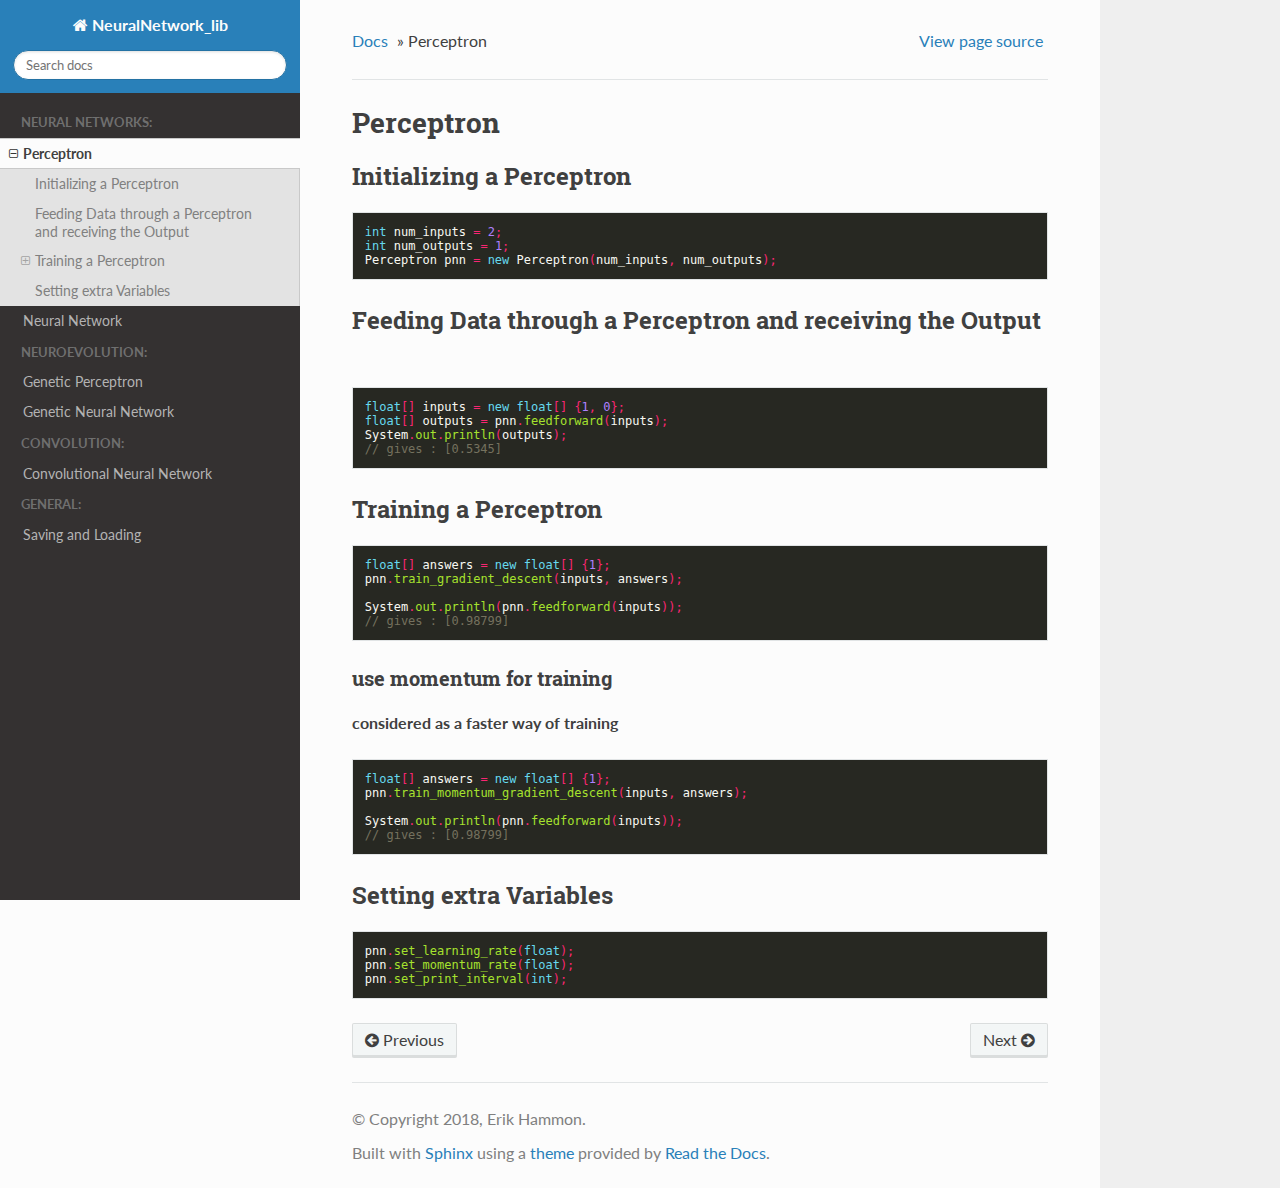
<file: _build/html/perceptron.html>
<!DOCTYPE html>
<!--[if IE 8]><html class="no-js lt-ie9" lang="en" > <![endif]-->
<!--[if gt IE 8]><!--> <html class="no-js" lang="en" > <!--<![endif]-->
<head>
  <meta charset="utf-8">
  
  <meta name="viewport" content="width=device-width, initial-scale=1.0">
  
  <title>Perceptron &mdash; NeuralNetwork_lib alpha documentation</title>
  

  
  
  
  

  

  
  
    

  

  
    <link rel="stylesheet" href="_static/css/theme.css" type="text/css" />
  <link rel="stylesheet" href="_static/pygments.css" type="text/css" />
  <link rel="stylesheet" href="_static/pygments.css" type="text/css" />
    <link rel="index" title="Index" href="genindex.html" />
    <link rel="search" title="Search" href="search.html" />
    <link rel="next" title="Neural Network" href="neuralnetwork.html" />
    <link rel="prev" title="NeuralNetwork_lib" href="index.html" /> 

  
  <script src="_static/js/modernizr.min.js"></script>

</head>

<body class="wy-body-for-nav">

   
  <div class="wy-grid-for-nav">

    
    <nav data-toggle="wy-nav-shift" class="wy-nav-side">
      <div class="wy-side-scroll">
        <div class="wy-side-nav-search">
          

          
            <a href="index.html" class="icon icon-home"> NeuralNetwork_lib
          

          
          </a>

          
            
            
          

          
<div role="search">
  <form id="rtd-search-form" class="wy-form" action="search.html" method="get">
    <input type="text" name="q" placeholder="Search docs" />
    <input type="hidden" name="check_keywords" value="yes" />
    <input type="hidden" name="area" value="default" />
  </form>
</div>

          
        </div>

        <div class="wy-menu wy-menu-vertical" data-spy="affix" role="navigation" aria-label="main navigation">
          
            
            
              
            
            
              <p class="caption"><span class="caption-text">Neural Networks:</span></p>
<ul class="current">
<li class="toctree-l1 current"><a class="current reference internal" href="#">Perceptron</a><ul>
<li class="toctree-l2"><a class="reference internal" href="#initializing-a-perceptron">Initializing a Perceptron</a></li>
<li class="toctree-l2"><a class="reference internal" href="#feeding-data-through-a-perceptron-and-receiving-the-output">Feeding Data through a Perceptron and receiving the Output</a></li>
<li class="toctree-l2"><a class="reference internal" href="#training-a-perceptron">Training a Perceptron</a><ul>
<li class="toctree-l3"><a class="reference internal" href="#use-momentum-for-training">use momentum for training</a></li>
</ul>
</li>
<li class="toctree-l2"><a class="reference internal" href="#setting-extra-variables">Setting extra Variables</a></li>
</ul>
</li>
<li class="toctree-l1"><a class="reference internal" href="neuralnetwork.html">Neural Network</a></li>
</ul>
<p class="caption"><span class="caption-text">Neuroevolution:</span></p>
<ul>
<li class="toctree-l1"><a class="reference internal" href="gen_perceptron.html">Genetic Perceptron</a></li>
<li class="toctree-l1"><a class="reference internal" href="gen_neuralnetwork.html">Genetic Neural Network</a></li>
</ul>
<p class="caption"><span class="caption-text">Convolution:</span></p>
<ul>
<li class="toctree-l1"><a class="reference internal" href="convolutional.html">Convolutional Neural Network</a></li>
</ul>
<p class="caption"><span class="caption-text">General:</span></p>
<ul>
<li class="toctree-l1"><a class="reference internal" href="saveload.html">Saving and Loading</a></li>
</ul>

            
          
        </div>
      </div>
    </nav>

    <section data-toggle="wy-nav-shift" class="wy-nav-content-wrap">

      
      <nav class="wy-nav-top" aria-label="top navigation">
        
          <i data-toggle="wy-nav-top" class="fa fa-bars"></i>
          <a href="index.html">NeuralNetwork_lib</a>
        
      </nav>


      <div class="wy-nav-content">
        
        <div class="rst-content">
        
          















<div role="navigation" aria-label="breadcrumbs navigation">

  <ul class="wy-breadcrumbs">
    
      <li><a href="index.html">Docs</a> &raquo;</li>
        
      <li>Perceptron</li>
    
    
      <li class="wy-breadcrumbs-aside">
        
            
            <a href="_sources/perceptron.rst.txt" rel="nofollow"> View page source</a>
          
        
      </li>
    
  </ul>

  
  <hr/>
</div>
          <div role="main" class="document" itemscope="itemscope" itemtype="http://schema.org/Article">
           <div itemprop="articleBody">
            
  <div class="section" id="perceptron">
<h1>Perceptron<a class="headerlink" href="#perceptron" title="Permalink to this headline">¶</a></h1>
<div class="section" id="initializing-a-perceptron">
<h2>Initializing a Perceptron<a class="headerlink" href="#initializing-a-perceptron" title="Permalink to this headline">¶</a></h2>
<div class="highlight-java notranslate"><div class="highlight"><pre><span></span><span class="kt">int</span> <span class="n">num_inputs</span> <span class="o">=</span> <span class="mi">2</span><span class="o">;</span>
<span class="kt">int</span> <span class="n">num_outputs</span> <span class="o">=</span> <span class="mi">1</span><span class="o">;</span>
<span class="n">Perceptron</span> <span class="n">pnn</span> <span class="o">=</span> <span class="k">new</span> <span class="n">Perceptron</span><span class="o">(</span><span class="n">num_inputs</span><span class="o">,</span> <span class="n">num_outputs</span><span class="o">);</span>
</pre></div>
</div>
</div>
<div class="section" id="feeding-data-through-a-perceptron-and-receiving-the-output">
<h2>Feeding Data through a Perceptron and receiving the Output<a class="headerlink" href="#feeding-data-through-a-perceptron-and-receiving-the-output" title="Permalink to this headline">¶</a></h2>
<div class="highlight-java notranslate"><div class="highlight"><pre><span></span><span class="kt">float</span><span class="o">[]</span> <span class="n">inputs</span> <span class="o">=</span> <span class="k">new</span> <span class="kt">float</span><span class="o">[]</span> <span class="o">{</span><span class="mi">1</span><span class="o">,</span> <span class="mi">0</span><span class="o">};</span>
<span class="kt">float</span><span class="o">[]</span> <span class="n">outputs</span> <span class="o">=</span> <span class="n">pnn</span><span class="o">.</span><span class="na">feedforward</span><span class="o">(</span><span class="n">inputs</span><span class="o">);</span>
<span class="n">System</span><span class="o">.</span><span class="na">out</span><span class="o">.</span><span class="na">println</span><span class="o">(</span><span class="n">outputs</span><span class="o">);</span>
<span class="c1">// gives : [0.5345]</span>
</pre></div>
</div>
</div>
<div class="section" id="training-a-perceptron">
<h2>Training a Perceptron<a class="headerlink" href="#training-a-perceptron" title="Permalink to this headline">¶</a></h2>
<div class="highlight-java notranslate"><div class="highlight"><pre><span></span><span class="kt">float</span><span class="o">[]</span> <span class="n">answers</span> <span class="o">=</span> <span class="k">new</span> <span class="kt">float</span><span class="o">[]</span> <span class="o">{</span><span class="mi">1</span><span class="o">};</span>
<span class="n">pnn</span><span class="o">.</span><span class="na">train_gradient_descent</span><span class="o">(</span><span class="n">inputs</span><span class="o">,</span> <span class="n">answers</span><span class="o">);</span>

<span class="n">System</span><span class="o">.</span><span class="na">out</span><span class="o">.</span><span class="na">println</span><span class="o">(</span><span class="n">pnn</span><span class="o">.</span><span class="na">feedforward</span><span class="o">(</span><span class="n">inputs</span><span class="o">));</span>
<span class="c1">// gives : [0.98799]</span>
</pre></div>
</div>
<div class="section" id="use-momentum-for-training">
<h3>use momentum for training<a class="headerlink" href="#use-momentum-for-training" title="Permalink to this headline">¶</a></h3>
<p><strong>considered as a faster way of training</strong></p>
<div class="highlight-java notranslate"><div class="highlight"><pre><span></span><span class="kt">float</span><span class="o">[]</span> <span class="n">answers</span> <span class="o">=</span> <span class="k">new</span> <span class="kt">float</span><span class="o">[]</span> <span class="o">{</span><span class="mi">1</span><span class="o">};</span>
<span class="n">pnn</span><span class="o">.</span><span class="na">train_momentum_gradient_descent</span><span class="o">(</span><span class="n">inputs</span><span class="o">,</span> <span class="n">answers</span><span class="o">);</span>

<span class="n">System</span><span class="o">.</span><span class="na">out</span><span class="o">.</span><span class="na">println</span><span class="o">(</span><span class="n">pnn</span><span class="o">.</span><span class="na">feedforward</span><span class="o">(</span><span class="n">inputs</span><span class="o">));</span>
<span class="c1">// gives : [0.98799]</span>
</pre></div>
</div>
</div>
</div>
<div class="section" id="setting-extra-variables">
<h2>Setting extra Variables<a class="headerlink" href="#setting-extra-variables" title="Permalink to this headline">¶</a></h2>
<div class="highlight-java notranslate"><div class="highlight"><pre><span></span><span class="n">pnn</span><span class="o">.</span><span class="na">set_learning_rate</span><span class="o">(</span><span class="kt">float</span><span class="o">);</span>
<span class="n">pnn</span><span class="o">.</span><span class="na">set_momentum_rate</span><span class="o">(</span><span class="kt">float</span><span class="o">);</span>
<span class="n">pnn</span><span class="o">.</span><span class="na">set_print_interval</span><span class="o">(</span><span class="kt">int</span><span class="o">);</span>
</pre></div>
</div>
</div>
</div>


           </div>
           
          </div>
          <footer>
  
    <div class="rst-footer-buttons" role="navigation" aria-label="footer navigation">
      
        <a href="neuralnetwork.html" class="btn btn-neutral float-right" title="Neural Network" accesskey="n" rel="next">Next <span class="fa fa-arrow-circle-right"></span></a>
      
      
        <a href="index.html" class="btn btn-neutral" title="NeuralNetwork_lib" accesskey="p" rel="prev"><span class="fa fa-arrow-circle-left"></span> Previous</a>
      
    </div>
  

  <hr/>

  <div role="contentinfo">
    <p>
        &copy; Copyright 2018, Erik Hammon.

    </p>
  </div>
  Built with <a href="http://sphinx-doc.org/">Sphinx</a> using a <a href="https://github.com/rtfd/sphinx_rtd_theme">theme</a> provided by <a href="https://readthedocs.org">Read the Docs</a>. 

</footer>

        </div>
      </div>

    </section>

  </div>
  


  

    <script type="text/javascript">
        var DOCUMENTATION_OPTIONS = {
            URL_ROOT:'./',
            VERSION:'alpha',
            LANGUAGE:'None',
            COLLAPSE_INDEX:false,
            FILE_SUFFIX:'.html',
            HAS_SOURCE:  true,
            SOURCELINK_SUFFIX: '.txt'
        };
    </script>
      <script type="text/javascript" src="_static/jquery.js"></script>
      <script type="text/javascript" src="_static/underscore.js"></script>
      <script type="text/javascript" src="_static/doctools.js"></script>

  

  
  
    <script type="text/javascript" src="_static/js/theme.js"></script>
  

  <script type="text/javascript">
      jQuery(function () {
          SphinxRtdTheme.Navigation.enable(true);
      });
  </script> 

</body>
</html>
</file>
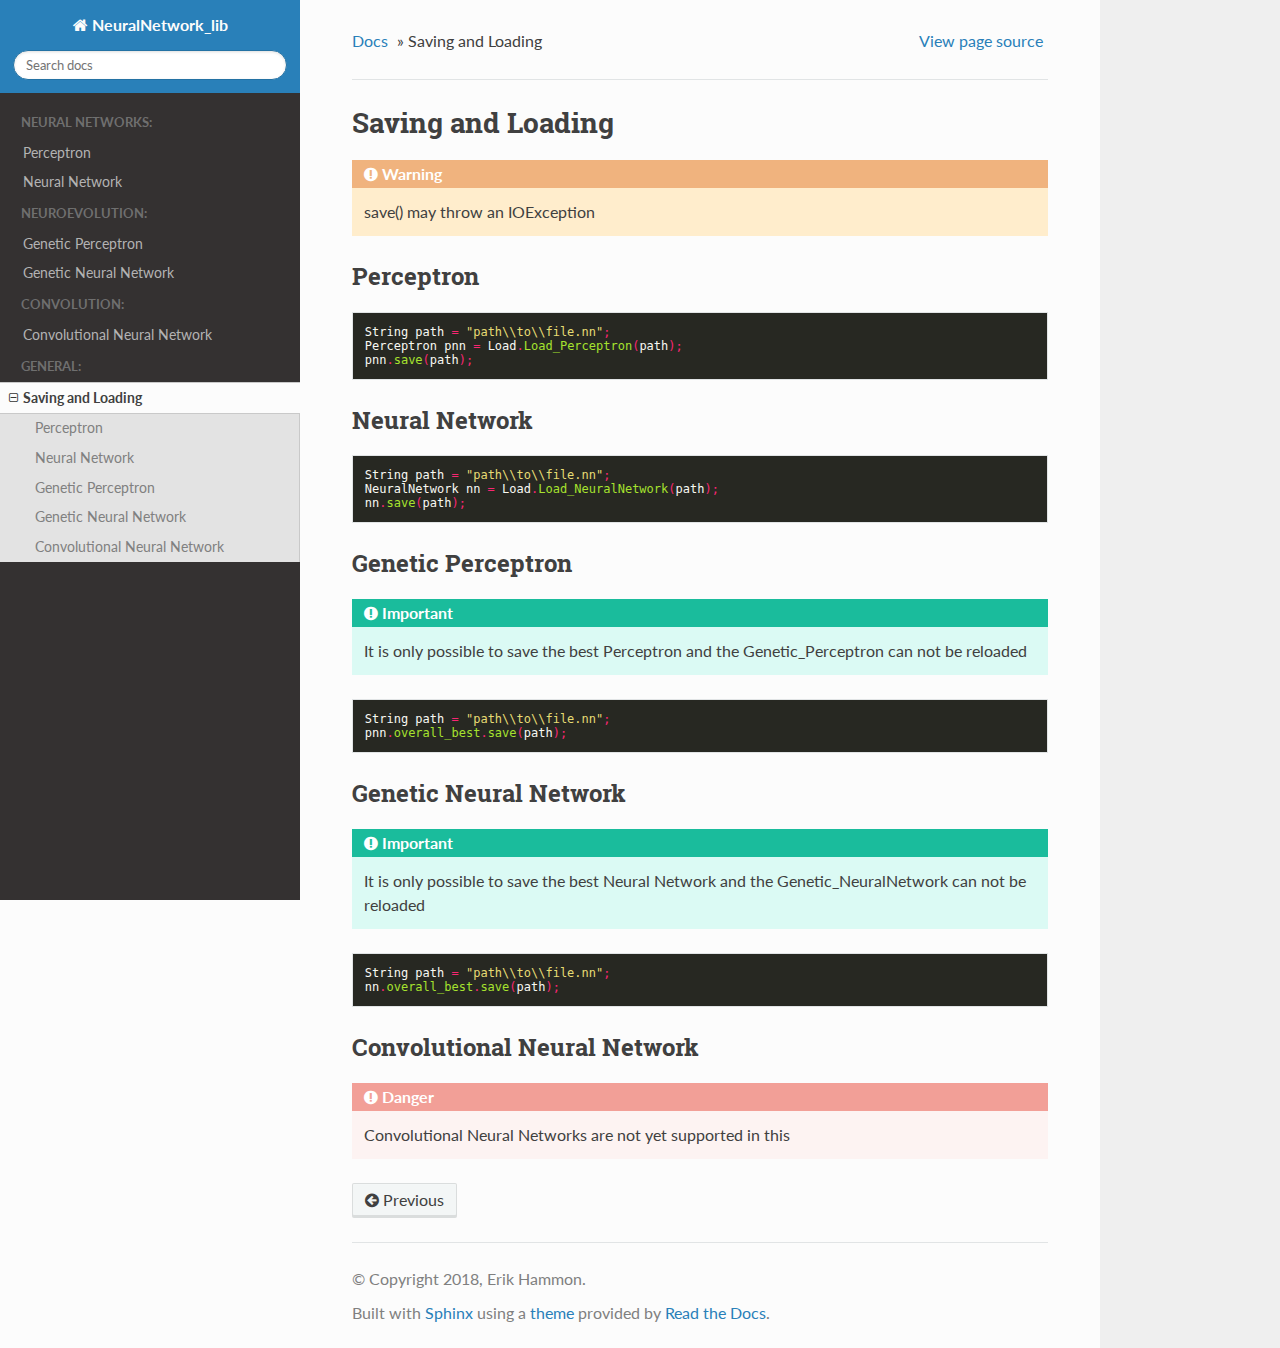
<file: _build/html/saveload.html>
<!DOCTYPE html>
<!--[if IE 8]><html class="no-js lt-ie9" lang="en" > <![endif]-->
<!--[if gt IE 8]><!--> <html class="no-js" lang="en" > <!--<![endif]-->
<head>
  <meta charset="utf-8">
  
  <meta name="viewport" content="width=device-width, initial-scale=1.0">
  
  <title>Saving and Loading &mdash; NeuralNetwork_lib alpha documentation</title>
  

  
  
  
  

  

  
  
    

  

  
    <link rel="stylesheet" href="_static/css/theme.css" type="text/css" />
  <link rel="stylesheet" href="_static/pygments.css" type="text/css" />
  <link rel="stylesheet" href="_static/pygments.css" type="text/css" />
    <link rel="index" title="Index" href="genindex.html" />
    <link rel="search" title="Search" href="search.html" />
    <link rel="prev" title="Convolutional Neural Network" href="convolutional.html" /> 

  
  <script src="_static/js/modernizr.min.js"></script>

</head>

<body class="wy-body-for-nav">

   
  <div class="wy-grid-for-nav">

    
    <nav data-toggle="wy-nav-shift" class="wy-nav-side">
      <div class="wy-side-scroll">
        <div class="wy-side-nav-search">
          

          
            <a href="index.html" class="icon icon-home"> NeuralNetwork_lib
          

          
          </a>

          
            
            
          

          
<div role="search">
  <form id="rtd-search-form" class="wy-form" action="search.html" method="get">
    <input type="text" name="q" placeholder="Search docs" />
    <input type="hidden" name="check_keywords" value="yes" />
    <input type="hidden" name="area" value="default" />
  </form>
</div>

          
        </div>

        <div class="wy-menu wy-menu-vertical" data-spy="affix" role="navigation" aria-label="main navigation">
          
            
            
              
            
            
              <p class="caption"><span class="caption-text">Neural Networks:</span></p>
<ul>
<li class="toctree-l1"><a class="reference internal" href="perceptron.html">Perceptron</a></li>
<li class="toctree-l1"><a class="reference internal" href="neuralnetwork.html">Neural Network</a></li>
</ul>
<p class="caption"><span class="caption-text">Neuroevolution:</span></p>
<ul>
<li class="toctree-l1"><a class="reference internal" href="gen_perceptron.html">Genetic Perceptron</a></li>
<li class="toctree-l1"><a class="reference internal" href="gen_neuralnetwork.html">Genetic Neural Network</a></li>
</ul>
<p class="caption"><span class="caption-text">Convolution:</span></p>
<ul>
<li class="toctree-l1"><a class="reference internal" href="convolutional.html">Convolutional Neural Network</a></li>
</ul>
<p class="caption"><span class="caption-text">General:</span></p>
<ul class="current">
<li class="toctree-l1 current"><a class="current reference internal" href="#">Saving and Loading</a><ul>
<li class="toctree-l2"><a class="reference internal" href="#perceptron">Perceptron</a></li>
<li class="toctree-l2"><a class="reference internal" href="#neural-network">Neural Network</a></li>
<li class="toctree-l2"><a class="reference internal" href="#genetic-perceptron">Genetic Perceptron</a></li>
<li class="toctree-l2"><a class="reference internal" href="#genetic-neural-network">Genetic Neural Network</a></li>
<li class="toctree-l2"><a class="reference internal" href="#convolutional-neural-network">Convolutional Neural Network</a></li>
</ul>
</li>
</ul>

            
          
        </div>
      </div>
    </nav>

    <section data-toggle="wy-nav-shift" class="wy-nav-content-wrap">

      
      <nav class="wy-nav-top" aria-label="top navigation">
        
          <i data-toggle="wy-nav-top" class="fa fa-bars"></i>
          <a href="index.html">NeuralNetwork_lib</a>
        
      </nav>


      <div class="wy-nav-content">
        
        <div class="rst-content">
        
          















<div role="navigation" aria-label="breadcrumbs navigation">

  <ul class="wy-breadcrumbs">
    
      <li><a href="index.html">Docs</a> &raquo;</li>
        
      <li>Saving and Loading</li>
    
    
      <li class="wy-breadcrumbs-aside">
        
            
            <a href="_sources/saveload.rst.txt" rel="nofollow"> View page source</a>
          
        
      </li>
    
  </ul>

  
  <hr/>
</div>
          <div role="main" class="document" itemscope="itemscope" itemtype="http://schema.org/Article">
           <div itemprop="articleBody">
            
  <div class="section" id="saving-and-loading">
<h1>Saving and Loading<a class="headerlink" href="#saving-and-loading" title="Permalink to this headline">¶</a></h1>
<div class="admonition warning">
<p class="first admonition-title">Warning</p>
<p class="last">save() may throw an IOException</p>
</div>
<div class="section" id="perceptron">
<h2>Perceptron<a class="headerlink" href="#perceptron" title="Permalink to this headline">¶</a></h2>
<div class="highlight-java notranslate"><div class="highlight"><pre><span></span><span class="n">String</span> <span class="n">path</span> <span class="o">=</span> <span class="s">&quot;path\\to\\file.nn&quot;</span><span class="o">;</span>
<span class="n">Perceptron</span> <span class="n">pnn</span> <span class="o">=</span> <span class="n">Load</span><span class="o">.</span><span class="na">Load_Perceptron</span><span class="o">(</span><span class="n">path</span><span class="o">);</span>
<span class="n">pnn</span><span class="o">.</span><span class="na">save</span><span class="o">(</span><span class="n">path</span><span class="o">);</span>
</pre></div>
</div>
</div>
<div class="section" id="neural-network">
<h2>Neural Network<a class="headerlink" href="#neural-network" title="Permalink to this headline">¶</a></h2>
<div class="highlight-java notranslate"><div class="highlight"><pre><span></span><span class="n">String</span> <span class="n">path</span> <span class="o">=</span> <span class="s">&quot;path\\to\\file.nn&quot;</span><span class="o">;</span>
<span class="n">NeuralNetwork</span> <span class="n">nn</span> <span class="o">=</span> <span class="n">Load</span><span class="o">.</span><span class="na">Load_NeuralNetwork</span><span class="o">(</span><span class="n">path</span><span class="o">);</span>
<span class="n">nn</span><span class="o">.</span><span class="na">save</span><span class="o">(</span><span class="n">path</span><span class="o">);</span>
</pre></div>
</div>
</div>
<div class="section" id="genetic-perceptron">
<h2>Genetic Perceptron<a class="headerlink" href="#genetic-perceptron" title="Permalink to this headline">¶</a></h2>
<div class="admonition important">
<p class="first admonition-title">Important</p>
<p class="last">It is only possible to save the best Perceptron and the Genetic_Perceptron can not be reloaded</p>
</div>
<div class="highlight-java notranslate"><div class="highlight"><pre><span></span><span class="n">String</span> <span class="n">path</span> <span class="o">=</span> <span class="s">&quot;path\\to\\file.nn&quot;</span><span class="o">;</span>
<span class="n">pnn</span><span class="o">.</span><span class="na">overall_best</span><span class="o">.</span><span class="na">save</span><span class="o">(</span><span class="n">path</span><span class="o">);</span>
</pre></div>
</div>
</div>
<div class="section" id="genetic-neural-network">
<h2>Genetic Neural Network<a class="headerlink" href="#genetic-neural-network" title="Permalink to this headline">¶</a></h2>
<div class="admonition important">
<p class="first admonition-title">Important</p>
<p class="last">It is only possible to save the best Neural Network and the Genetic_NeuralNetwork can not be reloaded</p>
</div>
<div class="highlight-java notranslate"><div class="highlight"><pre><span></span><span class="n">String</span> <span class="n">path</span> <span class="o">=</span> <span class="s">&quot;path\\to\\file.nn&quot;</span><span class="o">;</span>
<span class="n">nn</span><span class="o">.</span><span class="na">overall_best</span><span class="o">.</span><span class="na">save</span><span class="o">(</span><span class="n">path</span><span class="o">);</span>
</pre></div>
</div>
</div>
<div class="section" id="convolutional-neural-network">
<h2>Convolutional Neural Network<a class="headerlink" href="#convolutional-neural-network" title="Permalink to this headline">¶</a></h2>
<div class="admonition danger">
<p class="first admonition-title">Danger</p>
<p class="last">Convolutional Neural Networks are not yet supported in this</p>
</div>
</div>
</div>


           </div>
           
          </div>
          <footer>
  
    <div class="rst-footer-buttons" role="navigation" aria-label="footer navigation">
      
      
        <a href="convolutional.html" class="btn btn-neutral" title="Convolutional Neural Network" accesskey="p" rel="prev"><span class="fa fa-arrow-circle-left"></span> Previous</a>
      
    </div>
  

  <hr/>

  <div role="contentinfo">
    <p>
        &copy; Copyright 2018, Erik Hammon.

    </p>
  </div>
  Built with <a href="http://sphinx-doc.org/">Sphinx</a> using a <a href="https://github.com/rtfd/sphinx_rtd_theme">theme</a> provided by <a href="https://readthedocs.org">Read the Docs</a>. 

</footer>

        </div>
      </div>

    </section>

  </div>
  


  

    <script type="text/javascript">
        var DOCUMENTATION_OPTIONS = {
            URL_ROOT:'./',
            VERSION:'alpha',
            LANGUAGE:'None',
            COLLAPSE_INDEX:false,
            FILE_SUFFIX:'.html',
            HAS_SOURCE:  true,
            SOURCELINK_SUFFIX: '.txt'
        };
    </script>
      <script type="text/javascript" src="_static/jquery.js"></script>
      <script type="text/javascript" src="_static/underscore.js"></script>
      <script type="text/javascript" src="_static/doctools.js"></script>

  

  
  
    <script type="text/javascript" src="_static/js/theme.js"></script>
  

  <script type="text/javascript">
      jQuery(function () {
          SphinxRtdTheme.Navigation.enable(true);
      });
  </script> 

</body>
</html>
</file>
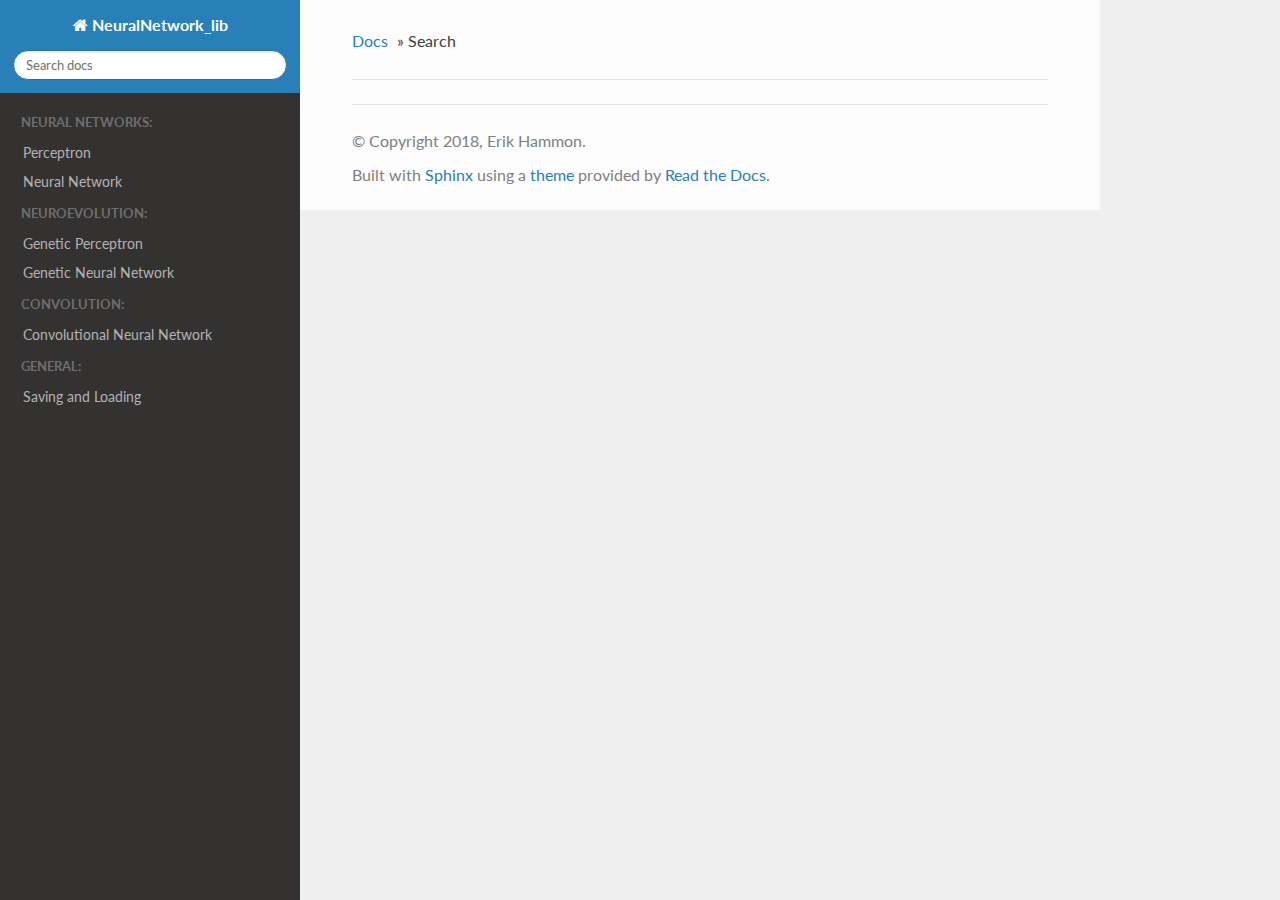
<file: _build/html/search.html>
<!DOCTYPE html>
<!--[if IE 8]><html class="no-js lt-ie9" lang="en" > <![endif]-->
<!--[if gt IE 8]><!--> <html class="no-js" lang="en" > <!--<![endif]-->
<head>
  <meta charset="utf-8">
  
  <meta name="viewport" content="width=device-width, initial-scale=1.0">
  
  <title>Search &mdash; NeuralNetwork_lib alpha documentation</title>
  

  
  
  
  

  

  
  
    

  

  
    <link rel="stylesheet" href="_static/css/theme.css" type="text/css" />
  <link rel="stylesheet" href="_static/pygments.css" type="text/css" />
  <link rel="stylesheet" href="_static/pygments.css" type="text/css" />
    <link rel="index" title="Index" href="genindex.html" />
    <link rel="search" title="Search" href="#" /> 

  
  <script src="_static/js/modernizr.min.js"></script>

</head>

<body class="wy-body-for-nav">

   
  <div class="wy-grid-for-nav">

    
    <nav data-toggle="wy-nav-shift" class="wy-nav-side">
      <div class="wy-side-scroll">
        <div class="wy-side-nav-search">
          

          
            <a href="index.html" class="icon icon-home"> NeuralNetwork_lib
          

          
          </a>

          
            
            
          

          
<div role="search">
  <form id="rtd-search-form" class="wy-form" action="#" method="get">
    <input type="text" name="q" placeholder="Search docs" />
    <input type="hidden" name="check_keywords" value="yes" />
    <input type="hidden" name="area" value="default" />
  </form>
</div>

          
        </div>

        <div class="wy-menu wy-menu-vertical" data-spy="affix" role="navigation" aria-label="main navigation">
          
            
            
              
            
            
              <p class="caption"><span class="caption-text">Neural Networks:</span></p>
<ul>
<li class="toctree-l1"><a class="reference internal" href="perceptron.html">Perceptron</a></li>
<li class="toctree-l1"><a class="reference internal" href="neuralnetwork.html">Neural Network</a></li>
</ul>
<p class="caption"><span class="caption-text">Neuroevolution:</span></p>
<ul>
<li class="toctree-l1"><a class="reference internal" href="gen_perceptron.html">Genetic Perceptron</a></li>
<li class="toctree-l1"><a class="reference internal" href="gen_neuralnetwork.html">Genetic Neural Network</a></li>
</ul>
<p class="caption"><span class="caption-text">Convolution:</span></p>
<ul>
<li class="toctree-l1"><a class="reference internal" href="convolutional.html">Convolutional Neural Network</a></li>
</ul>
<p class="caption"><span class="caption-text">General:</span></p>
<ul>
<li class="toctree-l1"><a class="reference internal" href="saveload.html">Saving and Loading</a></li>
</ul>

            
          
        </div>
      </div>
    </nav>

    <section data-toggle="wy-nav-shift" class="wy-nav-content-wrap">

      
      <nav class="wy-nav-top" aria-label="top navigation">
        
          <i data-toggle="wy-nav-top" class="fa fa-bars"></i>
          <a href="index.html">NeuralNetwork_lib</a>
        
      </nav>


      <div class="wy-nav-content">
        
        <div class="rst-content">
        
          















<div role="navigation" aria-label="breadcrumbs navigation">

  <ul class="wy-breadcrumbs">
    
      <li><a href="index.html">Docs</a> &raquo;</li>
        
      <li>Search</li>
    
    
      <li class="wy-breadcrumbs-aside">
        
            
        
      </li>
    
  </ul>

  
  <hr/>
</div>
          <div role="main" class="document" itemscope="itemscope" itemtype="http://schema.org/Article">
           <div itemprop="articleBody">
            
  <noscript>
  <div id="fallback" class="admonition warning">
    <p class="last">
      Please activate JavaScript to enable the search
      functionality.
    </p>
  </div>
  </noscript>

  
  <div id="search-results">
  
  </div>

           </div>
           
          </div>
          <footer>
  

  <hr/>

  <div role="contentinfo">
    <p>
        &copy; Copyright 2018, Erik Hammon.

    </p>
  </div>
  Built with <a href="http://sphinx-doc.org/">Sphinx</a> using a <a href="https://github.com/rtfd/sphinx_rtd_theme">theme</a> provided by <a href="https://readthedocs.org">Read the Docs</a>. 

</footer>

        </div>
      </div>

    </section>

  </div>
  


  

    <script type="text/javascript">
        var DOCUMENTATION_OPTIONS = {
            URL_ROOT:'./',
            VERSION:'alpha',
            LANGUAGE:'None',
            COLLAPSE_INDEX:false,
            FILE_SUFFIX:'.html',
            HAS_SOURCE:  true,
            SOURCELINK_SUFFIX: '.txt'
        };
    </script>
      <script type="text/javascript" src="_static/jquery.js"></script>
      <script type="text/javascript" src="_static/underscore.js"></script>
      <script type="text/javascript" src="_static/doctools.js"></script>
      <script type="text/javascript" src="_static/searchtools.js"></script>

  

  
  
    <script type="text/javascript" src="_static/js/theme.js"></script>
  

  <script type="text/javascript">
      jQuery(function () {
          SphinxRtdTheme.Navigation.enable(true);
      });
  </script>
  <script type="text/javascript">
    jQuery(function() { Search.loadIndex("searchindex.js"); });
  </script>
  
  <script type="text/javascript" id="searchindexloader"></script>
   


</body>
</html>
</file>
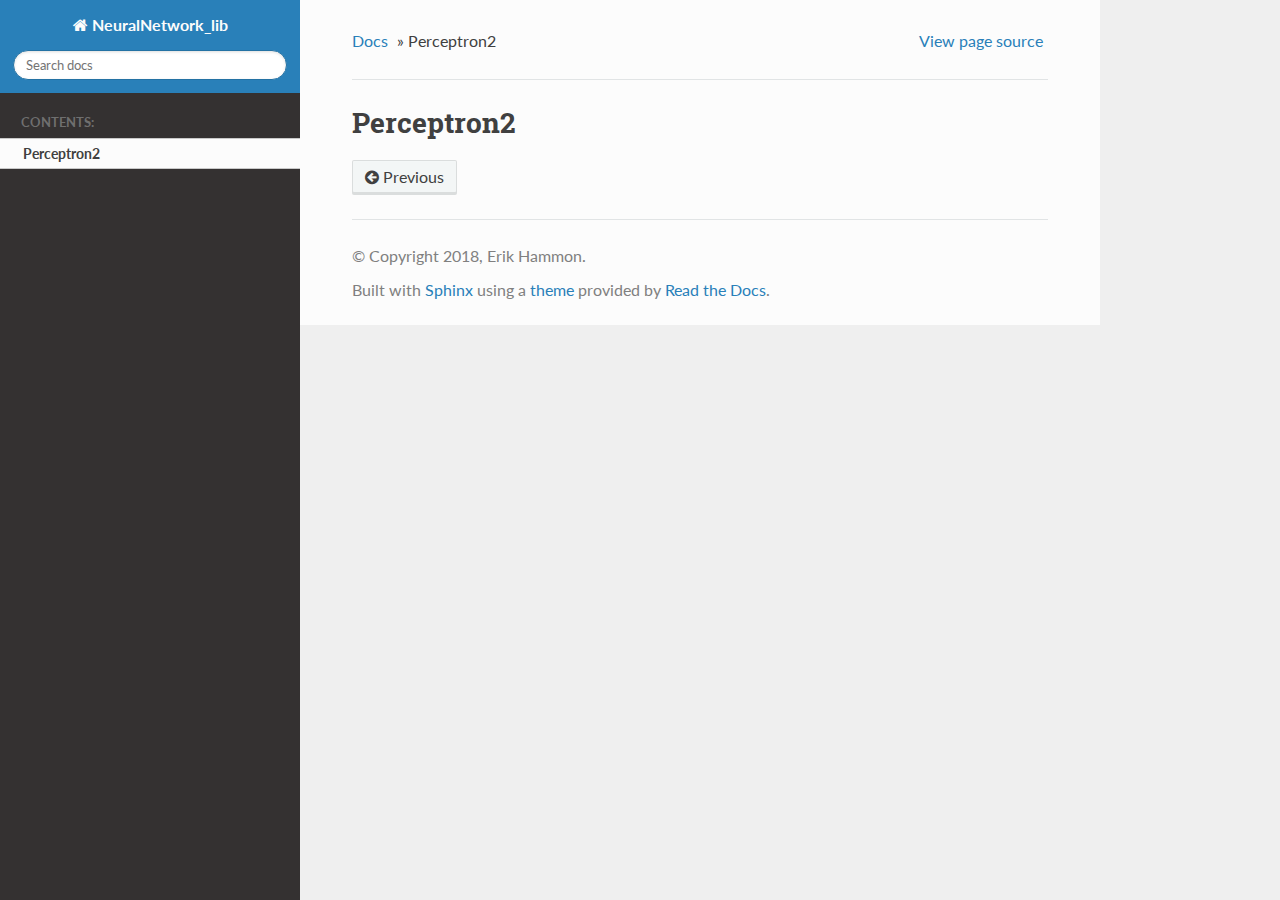
<file: _build/html/test.html>
<!DOCTYPE html>
<!--[if IE 8]><html class="no-js lt-ie9" lang="en" > <![endif]-->
<!--[if gt IE 8]><!--> <html class="no-js" lang="en" > <!--<![endif]-->
<head>
  <meta charset="utf-8">
  
  <meta name="viewport" content="width=device-width, initial-scale=1.0">
  
  <title>Perceptron2 &mdash; NeuralNetwork_lib alpha documentation</title>
  

  
  
  
  

  

  
  
    

  

  
    <link rel="stylesheet" href="_static/css/theme.css" type="text/css" />
  <link rel="stylesheet" href="_static/pygments.css" type="text/css" />
  <link rel="stylesheet" href="_static/pygments.css" type="text/css" />
    <link rel="index" title="Index" href="genindex.html" />
    <link rel="search" title="Search" href="search.html" />
    <link rel="prev" title="NeuralNetwork_lib" href="index.html" /> 

  
  <script src="_static/js/modernizr.min.js"></script>

</head>

<body class="wy-body-for-nav">

   
  <div class="wy-grid-for-nav">

    
    <nav data-toggle="wy-nav-shift" class="wy-nav-side">
      <div class="wy-side-scroll">
        <div class="wy-side-nav-search">
          

          
            <a href="index.html" class="icon icon-home"> NeuralNetwork_lib
          

          
          </a>

          
            
            
          

          
<div role="search">
  <form id="rtd-search-form" class="wy-form" action="search.html" method="get">
    <input type="text" name="q" placeholder="Search docs" />
    <input type="hidden" name="check_keywords" value="yes" />
    <input type="hidden" name="area" value="default" />
  </form>
</div>

          
        </div>

        <div class="wy-menu wy-menu-vertical" data-spy="affix" role="navigation" aria-label="main navigation">
          
            
            
              
            
            
              <p class="caption"><span class="caption-text">Contents:</span></p>
<ul class="current">
<li class="toctree-l1 current"><a class="current reference internal" href="#">Perceptron2</a></li>
</ul>

            
          
        </div>
      </div>
    </nav>

    <section data-toggle="wy-nav-shift" class="wy-nav-content-wrap">

      
      <nav class="wy-nav-top" aria-label="top navigation">
        
          <i data-toggle="wy-nav-top" class="fa fa-bars"></i>
          <a href="index.html">NeuralNetwork_lib</a>
        
      </nav>


      <div class="wy-nav-content">
        
        <div class="rst-content">
        
          















<div role="navigation" aria-label="breadcrumbs navigation">

  <ul class="wy-breadcrumbs">
    
      <li><a href="index.html">Docs</a> &raquo;</li>
        
      <li>Perceptron2</li>
    
    
      <li class="wy-breadcrumbs-aside">
        
            
            <a href="_sources/test.rst.txt" rel="nofollow"> View page source</a>
          
        
      </li>
    
  </ul>

  
  <hr/>
</div>
          <div role="main" class="document" itemscope="itemscope" itemtype="http://schema.org/Article">
           <div itemprop="articleBody">
            
  <div class="section" id="perceptron2">
<h1>Perceptron2<a class="headerlink" href="#perceptron2" title="Permalink to this headline">¶</a></h1>
</div>


           </div>
           
          </div>
          <footer>
  
    <div class="rst-footer-buttons" role="navigation" aria-label="footer navigation">
      
      
        <a href="index.html" class="btn btn-neutral" title="NeuralNetwork_lib" accesskey="p" rel="prev"><span class="fa fa-arrow-circle-left"></span> Previous</a>
      
    </div>
  

  <hr/>

  <div role="contentinfo">
    <p>
        &copy; Copyright 2018, Erik Hammon.

    </p>
  </div>
  Built with <a href="http://sphinx-doc.org/">Sphinx</a> using a <a href="https://github.com/rtfd/sphinx_rtd_theme">theme</a> provided by <a href="https://readthedocs.org">Read the Docs</a>. 

</footer>

        </div>
      </div>

    </section>

  </div>
  


  

    <script type="text/javascript">
        var DOCUMENTATION_OPTIONS = {
            URL_ROOT:'./',
            VERSION:'alpha',
            LANGUAGE:'None',
            COLLAPSE_INDEX:false,
            FILE_SUFFIX:'.html',
            HAS_SOURCE:  true,
            SOURCELINK_SUFFIX: '.txt'
        };
    </script>
      <script type="text/javascript" src="_static/jquery.js"></script>
      <script type="text/javascript" src="_static/underscore.js"></script>
      <script type="text/javascript" src="_static/doctools.js"></script>

  

  
  
    <script type="text/javascript" src="_static/js/theme.js"></script>
  

  <script type="text/javascript">
      jQuery(function () {
          SphinxRtdTheme.Navigation.enable(true);
      });
  </script> 

</body>
</html>
</file>
<file: _build/html/_static/css/theme.css>
﻿*{-webkit-box-sizing:border-box;-moz-box-sizing:border-box;box-sizing:border-box}article,aside,details,figcaption,figure,footer,header,hgroup,nav,section{display:block}audio,canvas,video{display:inline-block;*display:inline;*zoom:1}audio:not([controls]){display:none}[hidden]{display:none}*{-webkit-box-sizing:border-box;-moz-box-sizing:border-box;box-sizing:border-box}html{font-size:100%;-webkit-text-size-adjust:100%;-ms-text-size-adjust:100%}body{margin:0}a:hover,a:active{outline:0}abbr[title]{border-bottom:1px dotted}b,strong{font-weight:bold}blockquote{margin:0}dfn{font-style:italic}ins{background:#ff9;color:#000;text-decoration:none}mark{background:#ff0;color:#000;font-style:italic;font-weight:bold}pre,code,.rst-content tt,.rst-content code,kbd,samp{font-family:monospace,serif;_font-family:"courier new",monospace;font-size:1em}pre{white-space:pre}q{quotes:none}q:before,q:after{content:"";content:none}small{font-size:85%}sub,sup{font-size:75%;line-height:0;position:relative;vertical-align:baseline}sup{top:-0.5em}sub{bottom:-0.25em}ul,ol,dl{margin:0;padding:0;list-style:none;list-style-image:none}li{list-style:none}dd{margin:0}img{border:0;-ms-interpolation-mode:bicubic;vertical-align:middle;max-width:100%}svg:not(:root){overflow:hidden}figure{margin:0}form{margin:0}fieldset{border:0;margin:0;padding:0}label{cursor:pointer}legend{border:0;*margin-left:-7px;padding:0;white-space:normal}button,input,select,textarea{font-size:100%;margin:0;vertical-align:baseline;*vertical-align:middle}button,input{line-height:normal}button,input[type="button"],input[type="reset"],input[type="submit"]{cursor:pointer;-webkit-appearance:button;*overflow:visible}button[disabled],input[disabled]{cursor:default}input[type="checkbox"],input[type="radio"]{box-sizing:border-box;padding:0;*width:13px;*height:13px}input[type="search"]{-webkit-appearance:textfield;-moz-box-sizing:content-box;-webkit-box-sizing:content-box;box-sizing:content-box}input[type="search"]::-webkit-search-decoration,input[type="search"]::-webkit-search-cancel-button{-webkit-appearance:none}button::-moz-focus-inner,input::-moz-focus-inner{border:0;padding:0}textarea{overflow:auto;vertical-align:top;resize:vertical}table{border-collapse:collapse;border-spacing:0}td{vertical-align:top}.chromeframe{margin:.2em 0;background:#ccc;color:#000;padding:.2em 0}.ir{display:block;border:0;text-indent:-999em;overflow:hidden;background-color:transparent;background-repeat:no-repeat;text-align:left;direction:ltr;*line-height:0}.ir br{display:none}.hidden{display:none !important;visibility:hidden}.visuallyhidden{border:0;clip:rect(0 0 0 0);height:1px;margin:-1px;overflow:hidden;padding:0;position:absolute;width:1px}.visuallyhidden.focusable:active,.visuallyhidden.focusable:focus{clip:auto;height:auto;margin:0;overflow:visible;position:static;width:auto}.invisible{visibility:hidden}.relative{position:relative}big,small{font-size:100%}@media print{html,body,section{background:none !important}*{box-shadow:none !important;text-shadow:none !important;filter:none !important;-ms-filter:none !important}a,a:visited{text-decoration:underline}.ir a:after,a[href^="javascript:"]:after,a[href^="#"]:after{content:""}pre,blockquote{page-break-inside:avoid}thead{display:table-header-group}tr,img{page-break-inside:avoid}img{max-width:100% !important}@page{margin:.5cm}p,h2,.rst-content .toctree-wrapper p.caption,h3{orphans:3;widows:3}h2,.rst-content .toctree-wrapper p.caption,h3{page-break-after:avoid}}.fa:before,.wy-menu-vertical li span.toctree-expand:before,.wy-menu-vertical li.on a span.toctree-expand:before,.wy-menu-vertical li.current>a span.toctree-expand:before,.rst-content .admonition-title:before,.rst-content h1 .headerlink:before,.rst-content h2 .headerlink:before,.rst-content h3 .headerlink:before,.rst-content h4 .headerlink:before,.rst-content h5 .headerlink:before,.rst-content h6 .headerlink:before,.rst-content dl dt .headerlink:before,.rst-content p.caption .headerlink:before,.rst-content table>caption .headerlink:before,.rst-content tt.download span:first-child:before,.rst-content code.download span:first-child:before,.icon:before,.wy-dropdown .caret:before,.wy-inline-validate.wy-inline-validate-success .wy-input-context:before,.wy-inline-validate.wy-inline-validate-danger .wy-input-context:before,.wy-inline-validate.wy-inline-validate-warning .wy-input-context:before,.wy-inline-validate.wy-inline-validate-info .wy-input-context:before,.wy-alert,.rst-content .note,.rst-content .attention,.rst-content .caution,.rst-content .danger,.rst-content .error,.rst-content .hint,.rst-content .important,.rst-content .tip,.rst-content .warning,.rst-content .seealso,.rst-content .admonition-todo,.rst-content .admonition,.btn,input[type="text"],input[type="password"],input[type="email"],input[type="url"],input[type="date"],input[type="month"],input[type="time"],input[type="datetime"],input[type="datetime-local"],input[type="week"],input[type="number"],input[type="search"],input[type="tel"],input[type="color"],select,textarea,.wy-menu-vertical li.on a,.wy-menu-vertical li.current>a,.wy-side-nav-search>a,.wy-side-nav-search .wy-dropdown>a,.wy-nav-top a{-webkit-font-smoothing:antialiased}.clearfix{*zoom:1}.clearfix:before,.clearfix:after{display:table;content:""}.clearfix:after{clear:both}/*!
 *  Font Awesome 4.7.0 by @davegandy - http://fontawesome.io - @fontawesome
 *  License - http://fontawesome.io/license (Font: SIL OFL 1.1, CSS: MIT License)
 */@font-face{font-family:'FontAwesome';src:url("../fonts/fontawesome-webfont.eot?v=4.7.0");src:url("../fonts/fontawesome-webfont.eot?#iefix&v=4.7.0") format("embedded-opentype"),url("../fonts/fontawesome-webfont.woff2?v=4.7.0") format("woff2"),url("../fonts/fontawesome-webfont.woff?v=4.7.0") format("woff"),url("../fonts/fontawesome-webfont.ttf?v=4.7.0") format("truetype"),url("../fonts/fontawesome-webfont.svg?v=4.7.0#fontawesomeregular") format("svg");font-weight:normal;font-style:normal}.fa,.wy-menu-vertical li span.toctree-expand,.wy-menu-vertical li.on a span.toctree-expand,.wy-menu-vertical li.current>a span.toctree-expand,.rst-content .admonition-title,.rst-content h1 .headerlink,.rst-content h2 .headerlink,.rst-content h3 .headerlink,.rst-content h4 .headerlink,.rst-content h5 .headerlink,.rst-content h6 .headerlink,.rst-content dl dt .headerlink,.rst-content p.caption .headerlink,.rst-content table>caption .headerlink,.rst-content tt.download span:first-child,.rst-content code.download span:first-child,.icon{display:inline-block;font:normal normal normal 14px/1 FontAwesome;font-size:inherit;text-rendering:auto;-webkit-font-smoothing:antialiased;-moz-osx-font-smoothing:grayscale}.fa-lg{font-size:1.3333333333em;line-height:.75em;vertical-align:-15%}.fa-2x{font-size:2em}.fa-3x{font-size:3em}.fa-4x{font-size:4em}.fa-5x{font-size:5em}.fa-fw{width:1.2857142857em;text-align:center}.fa-ul{padding-left:0;margin-left:2.1428571429em;list-style-type:none}.fa-ul>li{position:relative}.fa-li{position:absolute;left:-2.1428571429em;width:2.1428571429em;top:.1428571429em;text-align:center}.fa-li.fa-lg{left:-1.8571428571em}.fa-border{padding:.2em .25em .15em;border:solid 0.08em #eee;border-radius:.1em}.fa-pull-left{float:left}.fa-pull-right{float:right}.fa.fa-pull-left,.wy-menu-vertical li span.fa-pull-left.toctree-expand,.wy-menu-vertical li.on a span.fa-pull-left.toctree-expand,.wy-menu-vertical li.current>a span.fa-pull-left.toctree-expand,.rst-content .fa-pull-left.admonition-title,.rst-content h1 .fa-pull-left.headerlink,.rst-content h2 .fa-pull-left.headerlink,.rst-content h3 .fa-pull-left.headerlink,.rst-content h4 .fa-pull-left.headerlink,.rst-content h5 .fa-pull-left.headerlink,.rst-content h6 .fa-pull-left.headerlink,.rst-content dl dt .fa-pull-left.headerlink,.rst-content p.caption .fa-pull-left.headerlink,.rst-content table>caption .fa-pull-left.headerlink,.rst-content tt.download span.fa-pull-left:first-child,.rst-content code.download span.fa-pull-left:first-child,.fa-pull-left.icon{margin-right:.3em}.fa.fa-pull-right,.wy-menu-vertical li span.fa-pull-right.toctree-expand,.wy-menu-vertical li.on a span.fa-pull-right.toctree-expand,.wy-menu-vertical li.current>a span.fa-pull-right.toctree-expand,.rst-content .fa-pull-right.admonition-title,.rst-content h1 .fa-pull-right.headerlink,.rst-content h2 .fa-pull-right.headerlink,.rst-content h3 .fa-pull-right.headerlink,.rst-content h4 .fa-pull-right.headerlink,.rst-content h5 .fa-pull-right.headerlink,.rst-content h6 .fa-pull-right.headerlink,.rst-content dl dt .fa-pull-right.headerlink,.rst-content p.caption .fa-pull-right.headerlink,.rst-content table>caption .fa-pull-right.headerlink,.rst-content tt.download span.fa-pull-right:first-child,.rst-content code.download span.fa-pull-right:first-child,.fa-pull-right.icon{margin-left:.3em}.pull-right{float:right}.pull-left{float:left}.fa.pull-left,.wy-menu-vertical li span.pull-left.toctree-expand,.wy-menu-vertical li.on a span.pull-left.toctree-expand,.wy-menu-vertical li.current>a span.pull-left.toctree-expand,.rst-content .pull-left.admonition-title,.rst-content h1 .pull-left.headerlink,.rst-content h2 .pull-left.headerlink,.rst-content h3 .pull-left.headerlink,.rst-content h4 .pull-left.headerlink,.rst-content h5 .pull-left.headerlink,.rst-content h6 .pull-left.headerlink,.rst-content dl dt .pull-left.headerlink,.rst-content p.caption .pull-left.headerlink,.rst-content table>caption .pull-left.headerlink,.rst-content tt.download span.pull-left:first-child,.rst-content code.download span.pull-left:first-child,.pull-left.icon{margin-right:.3em}.fa.pull-right,.wy-menu-vertical li span.pull-right.toctree-expand,.wy-menu-vertical li.on a span.pull-right.toctree-expand,.wy-menu-vertical li.current>a span.pull-right.toctree-expand,.rst-content .pull-right.admonition-title,.rst-content h1 .pull-right.headerlink,.rst-content h2 .pull-right.headerlink,.rst-content h3 .pull-right.headerlink,.rst-content h4 .pull-right.headerlink,.rst-content h5 .pull-right.headerlink,.rst-content h6 .pull-right.headerlink,.rst-content dl dt .pull-right.headerlink,.rst-content p.caption .pull-right.headerlink,.rst-content table>caption .pull-right.headerlink,.rst-content tt.download span.pull-right:first-child,.rst-content code.download span.pull-right:first-child,.pull-right.icon{margin-left:.3em}.fa-spin{-webkit-animation:fa-spin 2s infinite linear;animation:fa-spin 2s infinite linear}.fa-pulse{-webkit-animation:fa-spin 1s infinite steps(8);animation:fa-spin 1s infinite steps(8)}@-webkit-keyframes fa-spin{0%{-webkit-transform:rotate(0deg);transform:rotate(0deg)}100%{-webkit-transform:rotate(359deg);transform:rotate(359deg)}}@keyframes fa-spin{0%{-webkit-transform:rotate(0deg);transform:rotate(0deg)}100%{-webkit-transform:rotate(359deg);transform:rotate(359deg)}}.fa-rotate-90{-ms-filter:"progid:DXImageTransform.Microsoft.BasicImage(rotation=1)";-webkit-transform:rotate(90deg);-ms-transform:rotate(90deg);transform:rotate(90deg)}.fa-rotate-180{-ms-filter:"progid:DXImageTransform.Microsoft.BasicImage(rotation=2)";-webkit-transform:rotate(180deg);-ms-transform:rotate(180deg);transform:rotate(180deg)}.fa-rotate-270{-ms-filter:"progid:DXImageTransform.Microsoft.BasicImage(rotation=3)";-webkit-transform:rotate(270deg);-ms-transform:rotate(270deg);transform:rotate(270deg)}.fa-flip-horizontal{-ms-filter:"progid:DXImageTransform.Microsoft.BasicImage(rotation=0, mirror=1)";-webkit-transform:scale(-1, 1);-ms-transform:scale(-1, 1);transform:scale(-1, 1)}.fa-flip-vertical{-ms-filter:"progid:DXImageTransform.Microsoft.BasicImage(rotation=2, mirror=1)";-webkit-transform:scale(1, -1);-ms-transform:scale(1, -1);transform:scale(1, -1)}:root .fa-rotate-90,:root .fa-rotate-180,:root .fa-rotate-270,:root .fa-flip-horizontal,:root .fa-flip-vertical{filter:none}.fa-stack{position:relative;display:inline-block;width:2em;height:2em;line-height:2em;vertical-align:middle}.fa-stack-1x,.fa-stack-2x{position:absolute;left:0;width:100%;text-align:center}.fa-stack-1x{line-height:inherit}.fa-stack-2x{font-size:2em}.fa-inverse{color:#fff}.fa-glass:before{content:""}.fa-music:before{content:""}.fa-search:before,.icon-search:before{content:""}.fa-envelope-o:before{content:""}.fa-heart:before{content:""}.fa-star:before{content:""}.fa-star-o:before{content:""}.fa-user:before{content:""}.fa-film:before{content:""}.fa-th-large:before{content:""}.fa-th:before{content:""}.fa-th-list:before{content:""}.fa-check:before{content:""}.fa-remove:before,.fa-close:before,.fa-times:before{content:""}.fa-search-plus:before{content:""}.fa-search-minus:before{content:""}.fa-power-off:before{content:""}.fa-signal:before{content:""}.fa-gear:before,.fa-cog:before{content:""}.fa-trash-o:before{content:""}.fa-home:before,.icon-home:before{content:""}.fa-file-o:before{content:""}.fa-clock-o:before{content:""}.fa-road:before{content:""}.fa-download:before,.rst-content tt.download span:first-child:before,.rst-content code.download span:first-child:before{content:""}.fa-arrow-circle-o-down:before{content:""}.fa-arrow-circle-o-up:before{content:""}.fa-inbox:before{content:""}.fa-play-circle-o:before{content:""}.fa-rotate-right:before,.fa-repeat:before{content:""}.fa-refresh:before{content:""}.fa-list-alt:before{content:""}.fa-lock:before{content:""}.fa-flag:before{content:""}.fa-headphones:before{content:""}.fa-volume-off:before{content:""}.fa-volume-down:before{content:""}.fa-volume-up:before{content:""}.fa-qrcode:before{content:""}.fa-barcode:before{content:""}.fa-tag:before{content:""}.fa-tags:before{content:""}.fa-book:before,.icon-book:before{content:""}.fa-bookmark:before{content:""}.fa-print:before{content:""}.fa-camera:before{content:""}.fa-font:before{content:""}.fa-bold:before{content:""}.fa-italic:before{content:""}.fa-text-height:before{content:""}.fa-text-width:before{content:""}.fa-align-left:before{content:""}.fa-align-center:before{content:""}.fa-align-right:before{content:""}.fa-align-justify:before{content:""}.fa-list:before{content:""}.fa-dedent:before,.fa-outdent:before{content:""}.fa-indent:before{content:""}.fa-video-camera:before{content:""}.fa-photo:before,.fa-image:before,.fa-picture-o:before{content:""}.fa-pencil:before{content:""}.fa-map-marker:before{content:""}.fa-adjust:before{content:""}.fa-tint:before{content:""}.fa-edit:before,.fa-pencil-square-o:before{content:""}.fa-share-square-o:before{content:""}.fa-check-square-o:before{content:""}.fa-arrows:before{content:""}.fa-step-backward:before{content:""}.fa-fast-backward:before{content:""}.fa-backward:before{content:""}.fa-play:before{content:""}.fa-pause:before{content:""}.fa-stop:before{content:""}.fa-forward:before{content:""}.fa-fast-forward:before{content:""}.fa-step-forward:before{content:""}.fa-eject:before{content:""}.fa-chevron-left:before{content:""}.fa-chevron-right:before{content:""}.fa-plus-circle:before{content:""}.fa-minus-circle:before{content:""}.fa-times-circle:before,.wy-inline-validate.wy-inline-validate-danger .wy-input-context:before{content:""}.fa-check-circle:before,.wy-inline-validate.wy-inline-validate-success .wy-input-context:before{content:""}.fa-question-circle:before{content:""}.fa-info-circle:before{content:""}.fa-crosshairs:before{content:""}.fa-times-circle-o:before{content:""}.fa-check-circle-o:before{content:""}.fa-ban:before{content:""}.fa-arrow-left:before{content:""}.fa-arrow-right:before{content:""}.fa-arrow-up:before{content:""}.fa-arrow-down:before{content:""}.fa-mail-forward:before,.fa-share:before{content:""}.fa-expand:before{content:""}.fa-compress:before{content:""}.fa-plus:before{content:""}.fa-minus:before{content:""}.fa-asterisk:before{content:""}.fa-exclamation-circle:before,.wy-inline-validate.wy-inline-validate-warning .wy-input-context:before,.wy-inline-validate.wy-inline-validate-info .wy-input-context:before,.rst-content .admonition-title:before{content:""}.fa-gift:before{content:""}.fa-leaf:before{content:""}.fa-fire:before,.icon-fire:before{content:""}.fa-eye:before{content:""}.fa-eye-slash:before{content:""}.fa-warning:before,.fa-exclamation-triangle:before{content:""}.fa-plane:before{content:""}.fa-calendar:before{content:""}.fa-random:before{content:""}.fa-comment:before{content:""}.fa-magnet:before{content:""}.fa-chevron-up:before{content:""}.fa-chevron-down:before{content:""}.fa-retweet:before{content:""}.fa-shopping-cart:before{content:""}.fa-folder:before{content:""}.fa-folder-open:before{content:""}.fa-arrows-v:before{content:""}.fa-arrows-h:before{content:""}.fa-bar-chart-o:before,.fa-bar-chart:before{content:""}.fa-twitter-square:before{content:""}.fa-facebook-square:before{content:""}.fa-camera-retro:before{content:""}.fa-key:before{content:""}.fa-gears:before,.fa-cogs:before{content:""}.fa-comments:before{content:""}.fa-thumbs-o-up:before{content:""}.fa-thumbs-o-down:before{content:""}.fa-star-half:before{content:""}.fa-heart-o:before{content:""}.fa-sign-out:before{content:""}.fa-linkedin-square:before{content:""}.fa-thumb-tack:before{content:""}.fa-external-link:before{content:""}.fa-sign-in:before{content:""}.fa-trophy:before{content:""}.fa-github-square:before{content:""}.fa-upload:before{content:""}.fa-lemon-o:before{content:""}.fa-phone:before{content:""}.fa-square-o:before{content:""}.fa-bookmark-o:before{content:""}.fa-phone-square:before{content:""}.fa-twitter:before{content:""}.fa-facebook-f:before,.fa-facebook:before{content:""}.fa-github:before,.icon-github:before{content:""}.fa-unlock:before{content:""}.fa-credit-card:before{content:""}.fa-feed:before,.fa-rss:before{content:""}.fa-hdd-o:before{content:""}.fa-bullhorn:before{content:""}.fa-bell:before{content:""}.fa-certificate:before{content:""}.fa-hand-o-right:before{content:""}.fa-hand-o-left:before{content:""}.fa-hand-o-up:before{content:""}.fa-hand-o-down:before{content:""}.fa-arrow-circle-left:before,.icon-circle-arrow-left:before{content:""}.fa-arrow-circle-right:before,.icon-circle-arrow-right:before{content:""}.fa-arrow-circle-up:before{content:""}.fa-arrow-circle-down:before{content:""}.fa-globe:before{content:""}.fa-wrench:before{content:""}.fa-tasks:before{content:""}.fa-filter:before{content:""}.fa-briefcase:before{content:""}.fa-arrows-alt:before{content:""}.fa-group:before,.fa-users:before{content:""}.fa-chain:before,.fa-link:before,.icon-link:before{content:""}.fa-cloud:before{content:""}.fa-flask:before{content:""}.fa-cut:before,.fa-scissors:before{content:""}.fa-copy:before,.fa-files-o:before{content:""}.fa-paperclip:before{content:""}.fa-save:before,.fa-floppy-o:before{content:""}.fa-square:before{content:""}.fa-navicon:before,.fa-reorder:before,.fa-bars:before{content:""}.fa-list-ul:before{content:""}.fa-list-ol:before{content:""}.fa-strikethrough:before{content:""}.fa-underline:before{content:""}.fa-table:before{content:""}.fa-magic:before{content:""}.fa-truck:before{content:""}.fa-pinterest:before{content:""}.fa-pinterest-square:before{content:""}.fa-google-plus-square:before{content:""}.fa-google-plus:before{content:""}.fa-money:before{content:""}.fa-caret-down:before,.wy-dropdown .caret:before,.icon-caret-down:before{content:""}.fa-caret-up:before{content:""}.fa-caret-left:before{content:""}.fa-caret-right:before{content:""}.fa-columns:before{content:""}.fa-unsorted:before,.fa-sort:before{content:""}.fa-sort-down:before,.fa-sort-desc:before{content:""}.fa-sort-up:before,.fa-sort-asc:before{content:""}.fa-envelope:before{content:""}.fa-linkedin:before{content:""}.fa-rotate-left:before,.fa-undo:before{content:""}.fa-legal:before,.fa-gavel:before{content:""}.fa-dashboard:before,.fa-tachometer:before{content:""}.fa-comment-o:before{content:""}.fa-comments-o:before{content:""}.fa-flash:before,.fa-bolt:before{content:""}.fa-sitemap:before{content:""}.fa-umbrella:before{content:""}.fa-paste:before,.fa-clipboard:before{content:""}.fa-lightbulb-o:before{content:""}.fa-exchange:before{content:""}.fa-cloud-download:before{content:""}.fa-cloud-upload:before{content:""}.fa-user-md:before{content:""}.fa-stethoscope:before{content:""}.fa-suitcase:before{content:""}.fa-bell-o:before{content:""}.fa-coffee:before{content:""}.fa-cutlery:before{content:""}.fa-file-text-o:before{content:""}.fa-building-o:before{content:""}.fa-hospital-o:before{content:""}.fa-ambulance:before{content:""}.fa-medkit:before{content:""}.fa-fighter-jet:before{content:""}.fa-beer:before{content:""}.fa-h-square:before{content:""}.fa-plus-square:before{content:""}.fa-angle-double-left:before{content:""}.fa-angle-double-right:before{content:""}.fa-angle-double-up:before{content:""}.fa-angle-double-down:before{content:""}.fa-angle-left:before{content:""}.fa-angle-right:before{content:""}.fa-angle-up:before{content:""}.fa-angle-down:before{content:""}.fa-desktop:before{content:""}.fa-laptop:before{content:""}.fa-tablet:before{content:""}.fa-mobile-phone:before,.fa-mobile:before{content:""}.fa-circle-o:before{content:""}.fa-quote-left:before{content:""}.fa-quote-right:before{content:""}.fa-spinner:before{content:""}.fa-circle:before{content:""}.fa-mail-reply:before,.fa-reply:before{content:""}.fa-github-alt:before{content:""}.fa-folder-o:before{content:""}.fa-folder-open-o:before{content:""}.fa-smile-o:before{content:""}.fa-frown-o:before{content:""}.fa-meh-o:before{content:""}.fa-gamepad:before{content:""}.fa-keyboard-o:before{content:""}.fa-flag-o:before{content:""}.fa-flag-checkered:before{content:""}.fa-terminal:before{content:""}.fa-code:before{content:""}.fa-mail-reply-all:before,.fa-reply-all:before{content:""}.fa-star-half-empty:before,.fa-star-half-full:before,.fa-star-half-o:before{content:""}.fa-location-arrow:before{content:""}.fa-crop:before{content:""}.fa-code-fork:before{content:""}.fa-unlink:before,.fa-chain-broken:before{content:""}.fa-question:before{content:""}.fa-info:before{content:""}.fa-exclamation:before{content:""}.fa-superscript:before{content:""}.fa-subscript:before{content:""}.fa-eraser:before{content:""}.fa-puzzle-piece:before{content:""}.fa-microphone:before{content:""}.fa-microphone-slash:before{content:""}.fa-shield:before{content:""}.fa-calendar-o:before{content:""}.fa-fire-extinguisher:before{content:""}.fa-rocket:before{content:""}.fa-maxcdn:before{content:""}.fa-chevron-circle-left:before{content:""}.fa-chevron-circle-right:before{content:""}.fa-chevron-circle-up:before{content:""}.fa-chevron-circle-down:before{content:""}.fa-html5:before{content:""}.fa-css3:before{content:""}.fa-anchor:before{content:""}.fa-unlock-alt:before{content:""}.fa-bullseye:before{content:""}.fa-ellipsis-h:before{content:""}.fa-ellipsis-v:before{content:""}.fa-rss-square:before{content:""}.fa-play-circle:before{content:""}.fa-ticket:before{content:""}.fa-minus-square:before{content:""}.fa-minus-square-o:before,.wy-menu-vertical li.on a span.toctree-expand:before,.wy-menu-vertical li.current>a span.toctree-expand:before{content:""}.fa-level-up:before{content:""}.fa-level-down:before{content:""}.fa-check-square:before{content:""}.fa-pencil-square:before{content:""}.fa-external-link-square:before{content:""}.fa-share-square:before{content:""}.fa-compass:before{content:""}.fa-toggle-down:before,.fa-caret-square-o-down:before{content:""}.fa-toggle-up:before,.fa-caret-square-o-up:before{content:""}.fa-toggle-right:before,.fa-caret-square-o-right:before{content:""}.fa-euro:before,.fa-eur:before{content:""}.fa-gbp:before{content:""}.fa-dollar:before,.fa-usd:before{content:""}.fa-rupee:before,.fa-inr:before{content:""}.fa-cny:before,.fa-rmb:before,.fa-yen:before,.fa-jpy:before{content:""}.fa-ruble:before,.fa-rouble:before,.fa-rub:before{content:""}.fa-won:before,.fa-krw:before{content:""}.fa-bitcoin:before,.fa-btc:before{content:""}.fa-file:before{content:""}.fa-file-text:before{content:""}.fa-sort-alpha-asc:before{content:""}.fa-sort-alpha-desc:before{content:""}.fa-sort-amount-asc:before{content:""}.fa-sort-amount-desc:before{content:""}.fa-sort-numeric-asc:before{content:""}.fa-sort-numeric-desc:before{content:""}.fa-thumbs-up:before{content:""}.fa-thumbs-down:before{content:""}.fa-youtube-square:before{content:""}.fa-youtube:before{content:""}.fa-xing:before{content:""}.fa-xing-square:before{content:""}.fa-youtube-play:before{content:""}.fa-dropbox:before{content:""}.fa-stack-overflow:before{content:""}.fa-instagram:before{content:""}.fa-flickr:before{content:""}.fa-adn:before{content:""}.fa-bitbucket:before,.icon-bitbucket:before{content:""}.fa-bitbucket-square:before{content:""}.fa-tumblr:before{content:""}.fa-tumblr-square:before{content:""}.fa-long-arrow-down:before{content:""}.fa-long-arrow-up:before{content:""}.fa-long-arrow-left:before{content:""}.fa-long-arrow-right:before{content:""}.fa-apple:before{content:""}.fa-windows:before{content:""}.fa-android:before{content:""}.fa-linux:before{content:""}.fa-dribbble:before{content:""}.fa-skype:before{content:""}.fa-foursquare:before{content:""}.fa-trello:before{content:""}.fa-female:before{content:""}.fa-male:before{content:""}.fa-gittip:before,.fa-gratipay:before{content:""}.fa-sun-o:before{content:""}.fa-moon-o:before{content:""}.fa-archive:before{content:""}.fa-bug:before{content:""}.fa-vk:before{content:""}.fa-weibo:before{content:""}.fa-renren:before{content:""}.fa-pagelines:before{content:""}.fa-stack-exchange:before{content:""}.fa-arrow-circle-o-right:before{content:""}.fa-arrow-circle-o-left:before{content:""}.fa-toggle-left:before,.fa-caret-square-o-left:before{content:""}.fa-dot-circle-o:before{content:""}.fa-wheelchair:before{content:""}.fa-vimeo-square:before{content:""}.fa-turkish-lira:before,.fa-try:before{content:""}.fa-plus-square-o:before,.wy-menu-vertical li span.toctree-expand:before{content:""}.fa-space-shuttle:before{content:""}.fa-slack:before{content:""}.fa-envelope-square:before{content:""}.fa-wordpress:before{content:""}.fa-openid:before{content:""}.fa-institution:before,.fa-bank:before,.fa-university:before{content:""}.fa-mortar-board:before,.fa-graduation-cap:before{content:""}.fa-yahoo:before{content:""}.fa-google:before{content:""}.fa-reddit:before{content:""}.fa-reddit-square:before{content:""}.fa-stumbleupon-circle:before{content:""}.fa-stumbleupon:before{content:""}.fa-delicious:before{content:""}.fa-digg:before{content:""}.fa-pied-piper-pp:before{content:""}.fa-pied-piper-alt:before{content:""}.fa-drupal:before{content:""}.fa-joomla:before{content:""}.fa-language:before{content:""}.fa-fax:before{content:""}.fa-building:before{content:""}.fa-child:before{content:""}.fa-paw:before{content:""}.fa-spoon:before{content:""}.fa-cube:before{content:""}.fa-cubes:before{content:""}.fa-behance:before{content:""}.fa-behance-square:before{content:""}.fa-steam:before{content:""}.fa-steam-square:before{content:""}.fa-recycle:before{content:""}.fa-automobile:before,.fa-car:before{content:""}.fa-cab:before,.fa-taxi:before{content:""}.fa-tree:before{content:""}.fa-spotify:before{content:""}.fa-deviantart:before{content:""}.fa-soundcloud:before{content:""}.fa-database:before{content:""}.fa-file-pdf-o:before{content:""}.fa-file-word-o:before{content:""}.fa-file-excel-o:before{content:""}.fa-file-powerpoint-o:before{content:""}.fa-file-photo-o:before,.fa-file-picture-o:before,.fa-file-image-o:before{content:""}.fa-file-zip-o:before,.fa-file-archive-o:before{content:""}.fa-file-sound-o:before,.fa-file-audio-o:before{content:""}.fa-file-movie-o:before,.fa-file-video-o:before{content:""}.fa-file-code-o:before{content:""}.fa-vine:before{content:""}.fa-codepen:before{content:""}.fa-jsfiddle:before{content:""}.fa-life-bouy:before,.fa-life-buoy:before,.fa-life-saver:before,.fa-support:before,.fa-life-ring:before{content:""}.fa-circle-o-notch:before{content:""}.fa-ra:before,.fa-resistance:before,.fa-rebel:before{content:""}.fa-ge:before,.fa-empire:before{content:""}.fa-git-square:before{content:""}.fa-git:before{content:""}.fa-y-combinator-square:before,.fa-yc-square:before,.fa-hacker-news:before{content:""}.fa-tencent-weibo:before{content:""}.fa-qq:before{content:""}.fa-wechat:before,.fa-weixin:before{content:""}.fa-send:before,.fa-paper-plane:before{content:""}.fa-send-o:before,.fa-paper-plane-o:before{content:""}.fa-history:before{content:""}.fa-circle-thin:before{content:""}.fa-header:before{content:""}.fa-paragraph:before{content:""}.fa-sliders:before{content:""}.fa-share-alt:before{content:""}.fa-share-alt-square:before{content:""}.fa-bomb:before{content:""}.fa-soccer-ball-o:before,.fa-futbol-o:before{content:""}.fa-tty:before{content:""}.fa-binoculars:before{content:""}.fa-plug:before{content:""}.fa-slideshare:before{content:""}.fa-twitch:before{content:""}.fa-yelp:before{content:""}.fa-newspaper-o:before{content:""}.fa-wifi:before{content:""}.fa-calculator:before{content:""}.fa-paypal:before{content:""}.fa-google-wallet:before{content:""}.fa-cc-visa:before{content:""}.fa-cc-mastercard:before{content:""}.fa-cc-discover:before{content:""}.fa-cc-amex:before{content:""}.fa-cc-paypal:before{content:""}.fa-cc-stripe:before{content:""}.fa-bell-slash:before{content:""}.fa-bell-slash-o:before{content:""}.fa-trash:before{content:""}.fa-copyright:before{content:""}.fa-at:before{content:""}.fa-eyedropper:before{content:""}.fa-paint-brush:before{content:""}.fa-birthday-cake:before{content:""}.fa-area-chart:before{content:""}.fa-pie-chart:before{content:""}.fa-line-chart:before{content:""}.fa-lastfm:before{content:""}.fa-lastfm-square:before{content:""}.fa-toggle-off:before{content:""}.fa-toggle-on:before{content:""}.fa-bicycle:before{content:""}.fa-bus:before{content:""}.fa-ioxhost:before{content:""}.fa-angellist:before{content:""}.fa-cc:before{content:""}.fa-shekel:before,.fa-sheqel:before,.fa-ils:before{content:""}.fa-meanpath:before{content:""}.fa-buysellads:before{content:""}.fa-connectdevelop:before{content:""}.fa-dashcube:before{content:""}.fa-forumbee:before{content:""}.fa-leanpub:before{content:""}.fa-sellsy:before{content:""}.fa-shirtsinbulk:before{content:""}.fa-simplybuilt:before{content:""}.fa-skyatlas:before{content:""}.fa-cart-plus:before{content:""}.fa-cart-arrow-down:before{content:""}.fa-diamond:before{content:""}.fa-ship:before{content:""}.fa-user-secret:before{content:""}.fa-motorcycle:before{content:""}.fa-street-view:before{content:""}.fa-heartbeat:before{content:""}.fa-venus:before{content:""}.fa-mars:before{content:""}.fa-mercury:before{content:""}.fa-intersex:before,.fa-transgender:before{content:""}.fa-transgender-alt:before{content:""}.fa-venus-double:before{content:""}.fa-mars-double:before{content:""}.fa-venus-mars:before{content:""}.fa-mars-stroke:before{content:""}.fa-mars-stroke-v:before{content:""}.fa-mars-stroke-h:before{content:""}.fa-neuter:before{content:""}.fa-genderless:before{content:""}.fa-facebook-official:before{content:""}.fa-pinterest-p:before{content:""}.fa-whatsapp:before{content:""}.fa-server:before{content:""}.fa-user-plus:before{content:""}.fa-user-times:before{content:""}.fa-hotel:before,.fa-bed:before{content:""}.fa-viacoin:before{content:""}.fa-train:before{content:""}.fa-subway:before{content:""}.fa-medium:before{content:""}.fa-yc:before,.fa-y-combinator:before{content:""}.fa-optin-monster:before{content:""}.fa-opencart:before{content:""}.fa-expeditedssl:before{content:""}.fa-battery-4:before,.fa-battery:before,.fa-battery-full:before{content:""}.fa-battery-3:before,.fa-battery-three-quarters:before{content:""}.fa-battery-2:before,.fa-battery-half:before{content:""}.fa-battery-1:before,.fa-battery-quarter:before{content:""}.fa-battery-0:before,.fa-battery-empty:before{content:""}.fa-mouse-pointer:before{content:""}.fa-i-cursor:before{content:""}.fa-object-group:before{content:""}.fa-object-ungroup:before{content:""}.fa-sticky-note:before{content:""}.fa-sticky-note-o:before{content:""}.fa-cc-jcb:before{content:""}.fa-cc-diners-club:before{content:""}.fa-clone:before{content:""}.fa-balance-scale:before{content:""}.fa-hourglass-o:before{content:""}.fa-hourglass-1:before,.fa-hourglass-start:before{content:""}.fa-hourglass-2:before,.fa-hourglass-half:before{content:""}.fa-hourglass-3:before,.fa-hourglass-end:before{content:""}.fa-hourglass:before{content:""}.fa-hand-grab-o:before,.fa-hand-rock-o:before{content:""}.fa-hand-stop-o:before,.fa-hand-paper-o:before{content:""}.fa-hand-scissors-o:before{content:""}.fa-hand-lizard-o:before{content:""}.fa-hand-spock-o:before{content:""}.fa-hand-pointer-o:before{content:""}.fa-hand-peace-o:before{content:""}.fa-trademark:before{content:""}.fa-registered:before{content:""}.fa-creative-commons:before{content:""}.fa-gg:before{content:""}.fa-gg-circle:before{content:""}.fa-tripadvisor:before{content:""}.fa-odnoklassniki:before{content:""}.fa-odnoklassniki-square:before{content:""}.fa-get-pocket:before{content:""}.fa-wikipedia-w:before{content:""}.fa-safari:before{content:""}.fa-chrome:before{content:""}.fa-firefox:before{content:""}.fa-opera:before{content:""}.fa-internet-explorer:before{content:""}.fa-tv:before,.fa-television:before{content:""}.fa-contao:before{content:""}.fa-500px:before{content:""}.fa-amazon:before{content:""}.fa-calendar-plus-o:before{content:""}.fa-calendar-minus-o:before{content:""}.fa-calendar-times-o:before{content:""}.fa-calendar-check-o:before{content:""}.fa-industry:before{content:""}.fa-map-pin:before{content:""}.fa-map-signs:before{content:""}.fa-map-o:before{content:""}.fa-map:before{content:""}.fa-commenting:before{content:""}.fa-commenting-o:before{content:""}.fa-houzz:before{content:""}.fa-vimeo:before{content:""}.fa-black-tie:before{content:""}.fa-fonticons:before{content:""}.fa-reddit-alien:before{content:""}.fa-edge:before{content:""}.fa-credit-card-alt:before{content:""}.fa-codiepie:before{content:""}.fa-modx:before{content:""}.fa-fort-awesome:before{content:""}.fa-usb:before{content:""}.fa-product-hunt:before{content:""}.fa-mixcloud:before{content:""}.fa-scribd:before{content:""}.fa-pause-circle:before{content:""}.fa-pause-circle-o:before{content:""}.fa-stop-circle:before{content:""}.fa-stop-circle-o:before{content:""}.fa-shopping-bag:before{content:""}.fa-shopping-basket:before{content:""}.fa-hashtag:before{content:""}.fa-bluetooth:before{content:""}.fa-bluetooth-b:before{content:""}.fa-percent:before{content:""}.fa-gitlab:before,.icon-gitlab:before{content:""}.fa-wpbeginner:before{content:""}.fa-wpforms:before{content:""}.fa-envira:before{content:""}.fa-universal-access:before{content:""}.fa-wheelchair-alt:before{content:""}.fa-question-circle-o:before{content:""}.fa-blind:before{content:""}.fa-audio-description:before{content:""}.fa-volume-control-phone:before{content:""}.fa-braille:before{content:""}.fa-assistive-listening-systems:before{content:""}.fa-asl-interpreting:before,.fa-american-sign-language-interpreting:before{content:""}.fa-deafness:before,.fa-hard-of-hearing:before,.fa-deaf:before{content:""}.fa-glide:before{content:""}.fa-glide-g:before{content:""}.fa-signing:before,.fa-sign-language:before{content:""}.fa-low-vision:before{content:""}.fa-viadeo:before{content:""}.fa-viadeo-square:before{content:""}.fa-snapchat:before{content:""}.fa-snapchat-ghost:before{content:""}.fa-snapchat-square:before{content:""}.fa-pied-piper:before{content:""}.fa-first-order:before{content:""}.fa-yoast:before{content:""}.fa-themeisle:before{content:""}.fa-google-plus-circle:before,.fa-google-plus-official:before{content:""}.fa-fa:before,.fa-font-awesome:before{content:""}.fa-handshake-o:before{content:""}.fa-envelope-open:before{content:""}.fa-envelope-open-o:before{content:""}.fa-linode:before{content:""}.fa-address-book:before{content:""}.fa-address-book-o:before{content:""}.fa-vcard:before,.fa-address-card:before{content:""}.fa-vcard-o:before,.fa-address-card-o:before{content:""}.fa-user-circle:before{content:""}.fa-user-circle-o:before{content:""}.fa-user-o:before{content:""}.fa-id-badge:before{content:""}.fa-drivers-license:before,.fa-id-card:before{content:""}.fa-drivers-license-o:before,.fa-id-card-o:before{content:""}.fa-quora:before{content:""}.fa-free-code-camp:before{content:""}.fa-telegram:before{content:""}.fa-thermometer-4:before,.fa-thermometer:before,.fa-thermometer-full:before{content:""}.fa-thermometer-3:before,.fa-thermometer-three-quarters:before{content:""}.fa-thermometer-2:before,.fa-thermometer-half:before{content:""}.fa-thermometer-1:before,.fa-thermometer-quarter:before{content:""}.fa-thermometer-0:before,.fa-thermometer-empty:before{content:""}.fa-shower:before{content:""}.fa-bathtub:before,.fa-s15:before,.fa-bath:before{content:""}.fa-podcast:before{content:""}.fa-window-maximize:before{content:""}.fa-window-minimize:before{content:""}.fa-window-restore:before{content:""}.fa-times-rectangle:before,.fa-window-close:before{content:""}.fa-times-rectangle-o:before,.fa-window-close-o:before{content:""}.fa-bandcamp:before{content:""}.fa-grav:before{content:""}.fa-etsy:before{content:""}.fa-imdb:before{content:""}.fa-ravelry:before{content:""}.fa-eercast:before{content:""}.fa-microchip:before{content:""}.fa-snowflake-o:before{content:""}.fa-superpowers:before{content:""}.fa-wpexplorer:before{content:""}.fa-meetup:before{content:""}.sr-only{position:absolute;width:1px;height:1px;padding:0;margin:-1px;overflow:hidden;clip:rect(0, 0, 0, 0);border:0}.sr-only-focusable:active,.sr-only-focusable:focus{position:static;width:auto;height:auto;margin:0;overflow:visible;clip:auto}.fa,.wy-menu-vertical li span.toctree-expand,.wy-menu-vertical li.on a span.toctree-expand,.wy-menu-vertical li.current>a span.toctree-expand,.rst-content .admonition-title,.rst-content h1 .headerlink,.rst-content h2 .headerlink,.rst-content h3 .headerlink,.rst-content h4 .headerlink,.rst-content h5 .headerlink,.rst-content h6 .headerlink,.rst-content dl dt .headerlink,.rst-content p.caption .headerlink,.rst-content table>caption .headerlink,.rst-content tt.download span:first-child,.rst-content code.download span:first-child,.icon,.wy-dropdown .caret,.wy-inline-validate.wy-inline-validate-success .wy-input-context,.wy-inline-validate.wy-inline-validate-danger .wy-input-context,.wy-inline-validate.wy-inline-validate-warning .wy-input-context,.wy-inline-validate.wy-inline-validate-info .wy-input-context{font-family:inherit}.fa:before,.wy-menu-vertical li span.toctree-expand:before,.wy-menu-vertical li.on a span.toctree-expand:before,.wy-menu-vertical li.current>a span.toctree-expand:before,.rst-content .admonition-title:before,.rst-content h1 .headerlink:before,.rst-content h2 .headerlink:before,.rst-content h3 .headerlink:before,.rst-content h4 .headerlink:before,.rst-content h5 .headerlink:before,.rst-content h6 .headerlink:before,.rst-content dl dt .headerlink:before,.rst-content p.caption .headerlink:before,.rst-content table>caption .headerlink:before,.rst-content tt.download span:first-child:before,.rst-content code.download span:first-child:before,.icon:before,.wy-dropdown .caret:before,.wy-inline-validate.wy-inline-validate-success .wy-input-context:before,.wy-inline-validate.wy-inline-validate-danger .wy-input-context:before,.wy-inline-validate.wy-inline-validate-warning .wy-input-context:before,.wy-inline-validate.wy-inline-validate-info .wy-input-context:before{font-family:"FontAwesome";display:inline-block;font-style:normal;font-weight:normal;line-height:1;text-decoration:inherit}a .fa,a .wy-menu-vertical li span.toctree-expand,.wy-menu-vertical li a span.toctree-expand,.wy-menu-vertical li.on a span.toctree-expand,.wy-menu-vertical li.current>a span.toctree-expand,a .rst-content .admonition-title,.rst-content a .admonition-title,a .rst-content h1 .headerlink,.rst-content h1 a .headerlink,a .rst-content h2 .headerlink,.rst-content h2 a .headerlink,a .rst-content h3 .headerlink,.rst-content h3 a .headerlink,a .rst-content h4 .headerlink,.rst-content h4 a .headerlink,a .rst-content h5 .headerlink,.rst-content h5 a .headerlink,a .rst-content h6 .headerlink,.rst-content h6 a .headerlink,a .rst-content dl dt .headerlink,.rst-content dl dt a .headerlink,a .rst-content p.caption .headerlink,.rst-content p.caption a .headerlink,a .rst-content table>caption .headerlink,.rst-content table>caption a .headerlink,a .rst-content tt.download span:first-child,.rst-content tt.download a span:first-child,a .rst-content code.download span:first-child,.rst-content code.download a span:first-child,a .icon{display:inline-block;text-decoration:inherit}.btn .fa,.btn .wy-menu-vertical li span.toctree-expand,.wy-menu-vertical li .btn span.toctree-expand,.btn .wy-menu-vertical li.on a span.toctree-expand,.wy-menu-vertical li.on a .btn span.toctree-expand,.btn .wy-menu-vertical li.current>a span.toctree-expand,.wy-menu-vertical li.current>a .btn span.toctree-expand,.btn .rst-content .admonition-title,.rst-content .btn .admonition-title,.btn .rst-content h1 .headerlink,.rst-content h1 .btn .headerlink,.btn .rst-content h2 .headerlink,.rst-content h2 .btn .headerlink,.btn .rst-content h3 .headerlink,.rst-content h3 .btn .headerlink,.btn .rst-content h4 .headerlink,.rst-content h4 .btn .headerlink,.btn .rst-content h5 .headerlink,.rst-content h5 .btn .headerlink,.btn .rst-content h6 .headerlink,.rst-content h6 .btn .headerlink,.btn .rst-content dl dt .headerlink,.rst-content dl dt .btn .headerlink,.btn .rst-content p.caption .headerlink,.rst-content p.caption .btn .headerlink,.btn .rst-content table>caption .headerlink,.rst-content table>caption .btn .headerlink,.btn .rst-content tt.download span:first-child,.rst-content tt.download .btn span:first-child,.btn .rst-content code.download span:first-child,.rst-content code.download .btn span:first-child,.btn .icon,.nav .fa,.nav .wy-menu-vertical li span.toctree-expand,.wy-menu-vertical li .nav span.toctree-expand,.nav .wy-menu-vertical li.on a span.toctree-expand,.wy-menu-vertical li.on a .nav span.toctree-expand,.nav .wy-menu-vertical li.current>a span.toctree-expand,.wy-menu-vertical li.current>a .nav span.toctree-expand,.nav .rst-content .admonition-title,.rst-content .nav .admonition-title,.nav .rst-content h1 .headerlink,.rst-content h1 .nav .headerlink,.nav .rst-content h2 .headerlink,.rst-content h2 .nav .headerlink,.nav .rst-content h3 .headerlink,.rst-content h3 .nav .headerlink,.nav .rst-content h4 .headerlink,.rst-content h4 .nav .headerlink,.nav .rst-content h5 .headerlink,.rst-content h5 .nav .headerlink,.nav .rst-content h6 .headerlink,.rst-content h6 .nav .headerlink,.nav .rst-content dl dt .headerlink,.rst-content dl dt .nav .headerlink,.nav .rst-content p.caption .headerlink,.rst-content p.caption .nav .headerlink,.nav .rst-content table>caption .headerlink,.rst-content table>caption .nav .headerlink,.nav .rst-content tt.download span:first-child,.rst-content tt.download .nav span:first-child,.nav .rst-content code.download span:first-child,.rst-content code.download .nav span:first-child,.nav .icon{display:inline}.btn .fa.fa-large,.btn .wy-menu-vertical li span.fa-large.toctree-expand,.wy-menu-vertical li .btn span.fa-large.toctree-expand,.btn .rst-content .fa-large.admonition-title,.rst-content .btn .fa-large.admonition-title,.btn .rst-content h1 .fa-large.headerlink,.rst-content h1 .btn .fa-large.headerlink,.btn .rst-content h2 .fa-large.headerlink,.rst-content h2 .btn .fa-large.headerlink,.btn .rst-content h3 .fa-large.headerlink,.rst-content h3 .btn .fa-large.headerlink,.btn .rst-content h4 .fa-large.headerlink,.rst-content h4 .btn .fa-large.headerlink,.btn .rst-content h5 .fa-large.headerlink,.rst-content h5 .btn .fa-large.headerlink,.btn .rst-content h6 .fa-large.headerlink,.rst-content h6 .btn .fa-large.headerlink,.btn .rst-content dl dt .fa-large.headerlink,.rst-content dl dt .btn .fa-large.headerlink,.btn .rst-content p.caption .fa-large.headerlink,.rst-content p.caption .btn .fa-large.headerlink,.btn .rst-content table>caption .fa-large.headerlink,.rst-content table>caption .btn .fa-large.headerlink,.btn .rst-content tt.download span.fa-large:first-child,.rst-content tt.download .btn span.fa-large:first-child,.btn .rst-content code.download span.fa-large:first-child,.rst-content code.download .btn span.fa-large:first-child,.btn .fa-large.icon,.nav .fa.fa-large,.nav .wy-menu-vertical li span.fa-large.toctree-expand,.wy-menu-vertical li .nav span.fa-large.toctree-expand,.nav .rst-content .fa-large.admonition-title,.rst-content .nav .fa-large.admonition-title,.nav .rst-content h1 .fa-large.headerlink,.rst-content h1 .nav .fa-large.headerlink,.nav .rst-content h2 .fa-large.headerlink,.rst-content h2 .nav .fa-large.headerlink,.nav .rst-content h3 .fa-large.headerlink,.rst-content h3 .nav .fa-large.headerlink,.nav .rst-content h4 .fa-large.headerlink,.rst-content h4 .nav .fa-large.headerlink,.nav .rst-content h5 .fa-large.headerlink,.rst-content h5 .nav .fa-large.headerlink,.nav .rst-content h6 .fa-large.headerlink,.rst-content h6 .nav .fa-large.headerlink,.nav .rst-content dl dt .fa-large.headerlink,.rst-content dl dt .nav .fa-large.headerlink,.nav .rst-content p.caption .fa-large.headerlink,.rst-content p.caption .nav .fa-large.headerlink,.nav .rst-content table>caption .fa-large.headerlink,.rst-content table>caption .nav .fa-large.headerlink,.nav .rst-content tt.download span.fa-large:first-child,.rst-content tt.download .nav span.fa-large:first-child,.nav .rst-content code.download span.fa-large:first-child,.rst-content code.download .nav span.fa-large:first-child,.nav .fa-large.icon{line-height:.9em}.btn .fa.fa-spin,.btn .wy-menu-vertical li span.fa-spin.toctree-expand,.wy-menu-vertical li .btn span.fa-spin.toctree-expand,.btn .rst-content .fa-spin.admonition-title,.rst-content .btn .fa-spin.admonition-title,.btn .rst-content h1 .fa-spin.headerlink,.rst-content h1 .btn .fa-spin.headerlink,.btn .rst-content h2 .fa-spin.headerlink,.rst-content h2 .btn .fa-spin.headerlink,.btn .rst-content h3 .fa-spin.headerlink,.rst-content h3 .btn .fa-spin.headerlink,.btn .rst-content h4 .fa-spin.headerlink,.rst-content h4 .btn .fa-spin.headerlink,.btn .rst-content h5 .fa-spin.headerlink,.rst-content h5 .btn .fa-spin.headerlink,.btn .rst-content h6 .fa-spin.headerlink,.rst-content h6 .btn .fa-spin.headerlink,.btn .rst-content dl dt .fa-spin.headerlink,.rst-content dl dt .btn .fa-spin.headerlink,.btn .rst-content p.caption .fa-spin.headerlink,.rst-content p.caption .btn .fa-spin.headerlink,.btn .rst-content table>caption .fa-spin.headerlink,.rst-content table>caption .btn .fa-spin.headerlink,.btn .rst-content tt.download span.fa-spin:first-child,.rst-content tt.download .btn span.fa-spin:first-child,.btn .rst-content code.download span.fa-spin:first-child,.rst-content code.download .btn span.fa-spin:first-child,.btn .fa-spin.icon,.nav .fa.fa-spin,.nav .wy-menu-vertical li span.fa-spin.toctree-expand,.wy-menu-vertical li .nav span.fa-spin.toctree-expand,.nav .rst-content .fa-spin.admonition-title,.rst-content .nav .fa-spin.admonition-title,.nav .rst-content h1 .fa-spin.headerlink,.rst-content h1 .nav .fa-spin.headerlink,.nav .rst-content h2 .fa-spin.headerlink,.rst-content h2 .nav .fa-spin.headerlink,.nav .rst-content h3 .fa-spin.headerlink,.rst-content h3 .nav .fa-spin.headerlink,.nav .rst-content h4 .fa-spin.headerlink,.rst-content h4 .nav .fa-spin.headerlink,.nav .rst-content h5 .fa-spin.headerlink,.rst-content h5 .nav .fa-spin.headerlink,.nav .rst-content h6 .fa-spin.headerlink,.rst-content h6 .nav .fa-spin.headerlink,.nav .rst-content dl dt .fa-spin.headerlink,.rst-content dl dt .nav .fa-spin.headerlink,.nav .rst-content p.caption .fa-spin.headerlink,.rst-content p.caption .nav .fa-spin.headerlink,.nav .rst-content table>caption .fa-spin.headerlink,.rst-content table>caption .nav .fa-spin.headerlink,.nav .rst-content tt.download span.fa-spin:first-child,.rst-content tt.download .nav span.fa-spin:first-child,.nav .rst-content code.download span.fa-spin:first-child,.rst-content code.download .nav span.fa-spin:first-child,.nav .fa-spin.icon{display:inline-block}.btn.fa:before,.wy-menu-vertical li span.btn.toctree-expand:before,.rst-content .btn.admonition-title:before,.rst-content h1 .btn.headerlink:before,.rst-content h2 .btn.headerlink:before,.rst-content h3 .btn.headerlink:before,.rst-content h4 .btn.headerlink:before,.rst-content h5 .btn.headerlink:before,.rst-content h6 .btn.headerlink:before,.rst-content dl dt .btn.headerlink:before,.rst-content p.caption .btn.headerlink:before,.rst-content table>caption .btn.headerlink:before,.rst-content tt.download span.btn:first-child:before,.rst-content code.download span.btn:first-child:before,.btn.icon:before{opacity:.5;-webkit-transition:opacity .05s ease-in;-moz-transition:opacity .05s ease-in;transition:opacity .05s ease-in}.btn.fa:hover:before,.wy-menu-vertical li span.btn.toctree-expand:hover:before,.rst-content .btn.admonition-title:hover:before,.rst-content h1 .btn.headerlink:hover:before,.rst-content h2 .btn.headerlink:hover:before,.rst-content h3 .btn.headerlink:hover:before,.rst-content h4 .btn.headerlink:hover:before,.rst-content h5 .btn.headerlink:hover:before,.rst-content h6 .btn.headerlink:hover:before,.rst-content dl dt .btn.headerlink:hover:before,.rst-content p.caption .btn.headerlink:hover:before,.rst-content table>caption .btn.headerlink:hover:before,.rst-content tt.download span.btn:first-child:hover:before,.rst-content code.download span.btn:first-child:hover:before,.btn.icon:hover:before{opacity:1}.btn-mini .fa:before,.btn-mini .wy-menu-vertical li span.toctree-expand:before,.wy-menu-vertical li .btn-mini span.toctree-expand:before,.btn-mini .rst-content .admonition-title:before,.rst-content .btn-mini .admonition-title:before,.btn-mini .rst-content h1 .headerlink:before,.rst-content h1 .btn-mini .headerlink:before,.btn-mini .rst-content h2 .headerlink:before,.rst-content h2 .btn-mini .headerlink:before,.btn-mini .rst-content h3 .headerlink:before,.rst-content h3 .btn-mini .headerlink:before,.btn-mini .rst-content h4 .headerlink:before,.rst-content h4 .btn-mini .headerlink:before,.btn-mini .rst-content h5 .headerlink:before,.rst-content h5 .btn-mini .headerlink:before,.btn-mini .rst-content h6 .headerlink:before,.rst-content h6 .btn-mini .headerlink:before,.btn-mini .rst-content dl dt .headerlink:before,.rst-content dl dt .btn-mini .headerlink:before,.btn-mini .rst-content p.caption .headerlink:before,.rst-content p.caption .btn-mini .headerlink:before,.btn-mini .rst-content table>caption .headerlink:before,.rst-content table>caption .btn-mini .headerlink:before,.btn-mini .rst-content tt.download span:first-child:before,.rst-content tt.download .btn-mini span:first-child:before,.btn-mini .rst-content code.download span:first-child:before,.rst-content code.download .btn-mini span:first-child:before,.btn-mini .icon:before{font-size:14px;vertical-align:-15%}.wy-alert,.rst-content .note,.rst-content .attention,.rst-content .caution,.rst-content .danger,.rst-content .error,.rst-content .hint,.rst-content .important,.rst-content .tip,.rst-content .warning,.rst-content .seealso,.rst-content .admonition-todo,.rst-content .admonition{padding:12px;line-height:24px;margin-bottom:24px;background:#e7f2fa}.wy-alert-title,.rst-content .admonition-title{color:#fff;font-weight:bold;display:block;color:#fff;background:#6ab0de;margin:-12px;padding:6px 12px;margin-bottom:12px}.wy-alert.wy-alert-danger,.rst-content .wy-alert-danger.note,.rst-content .wy-alert-danger.attention,.rst-content .wy-alert-danger.caution,.rst-content .danger,.rst-content .error,.rst-content .wy-alert-danger.hint,.rst-content .wy-alert-danger.important,.rst-content .wy-alert-danger.tip,.rst-content .wy-alert-danger.warning,.rst-content .wy-alert-danger.seealso,.rst-content .wy-alert-danger.admonition-todo,.rst-content .wy-alert-danger.admonition{background:#fdf3f2}.wy-alert.wy-alert-danger .wy-alert-title,.rst-content .wy-alert-danger.note .wy-alert-title,.rst-content .wy-alert-danger.attention .wy-alert-title,.rst-content .wy-alert-danger.caution .wy-alert-title,.rst-content .danger .wy-alert-title,.rst-content .error .wy-alert-title,.rst-content .wy-alert-danger.hint .wy-alert-title,.rst-content .wy-alert-danger.important .wy-alert-title,.rst-content .wy-alert-danger.tip .wy-alert-title,.rst-content .wy-alert-danger.warning .wy-alert-title,.rst-content .wy-alert-danger.seealso .wy-alert-title,.rst-content .wy-alert-danger.admonition-todo .wy-alert-title,.rst-content .wy-alert-danger.admonition .wy-alert-title,.wy-alert.wy-alert-danger .rst-content .admonition-title,.rst-content .wy-alert.wy-alert-danger .admonition-title,.rst-content .wy-alert-danger.note .admonition-title,.rst-content .wy-alert-danger.attention .admonition-title,.rst-content .wy-alert-danger.caution .admonition-title,.rst-content .danger .admonition-title,.rst-content .error .admonition-title,.rst-content .wy-alert-danger.hint .admonition-title,.rst-content .wy-alert-danger.important .admonition-title,.rst-content .wy-alert-danger.tip .admonition-title,.rst-content .wy-alert-danger.warning .admonition-title,.rst-content .wy-alert-danger.seealso .admonition-title,.rst-content .wy-alert-danger.admonition-todo .admonition-title,.rst-content .wy-alert-danger.admonition .admonition-title{background:#f29f97}.wy-alert.wy-alert-warning,.rst-content .wy-alert-warning.note,.rst-content .attention,.rst-content .caution,.rst-content .wy-alert-warning.danger,.rst-content .wy-alert-warning.error,.rst-content .wy-alert-warning.hint,.rst-content .wy-alert-warning.important,.rst-content .wy-alert-warning.tip,.rst-content .warning,.rst-content .wy-alert-warning.seealso,.rst-content .admonition-todo,.rst-content .wy-alert-warning.admonition{background:#ffedcc}.wy-alert.wy-alert-warning .wy-alert-title,.rst-content .wy-alert-warning.note .wy-alert-title,.rst-content .attention .wy-alert-title,.rst-content .caution .wy-alert-title,.rst-content .wy-alert-warning.danger .wy-alert-title,.rst-content .wy-alert-warning.error .wy-alert-title,.rst-content .wy-alert-warning.hint .wy-alert-title,.rst-content .wy-alert-warning.important .wy-alert-title,.rst-content .wy-alert-warning.tip .wy-alert-title,.rst-content .warning .wy-alert-title,.rst-content .wy-alert-warning.seealso .wy-alert-title,.rst-content .admonition-todo .wy-alert-title,.rst-content .wy-alert-warning.admonition .wy-alert-title,.wy-alert.wy-alert-warning .rst-content .admonition-title,.rst-content .wy-alert.wy-alert-warning .admonition-title,.rst-content .wy-alert-warning.note .admonition-title,.rst-content .attention .admonition-title,.rst-content .caution .admonition-title,.rst-content .wy-alert-warning.danger .admonition-title,.rst-content .wy-alert-warning.error .admonition-title,.rst-content .wy-alert-warning.hint .admonition-title,.rst-content .wy-alert-warning.important .admonition-title,.rst-content .wy-alert-warning.tip .admonition-title,.rst-content .warning .admonition-title,.rst-content .wy-alert-warning.seealso .admonition-title,.rst-content .admonition-todo .admonition-title,.rst-content .wy-alert-warning.admonition .admonition-title{background:#f0b37e}.wy-alert.wy-alert-info,.rst-content .note,.rst-content .wy-alert-info.attention,.rst-content .wy-alert-info.caution,.rst-content .wy-alert-info.danger,.rst-content .wy-alert-info.error,.rst-content .wy-alert-info.hint,.rst-content .wy-alert-info.important,.rst-content .wy-alert-info.tip,.rst-content .wy-alert-info.warning,.rst-content .seealso,.rst-content .wy-alert-info.admonition-todo,.rst-content .wy-alert-info.admonition{background:#e7f2fa}.wy-alert.wy-alert-info .wy-alert-title,.rst-content .note .wy-alert-title,.rst-content .wy-alert-info.attention .wy-alert-title,.rst-content .wy-alert-info.caution .wy-alert-title,.rst-content .wy-alert-info.danger .wy-alert-title,.rst-content .wy-alert-info.error .wy-alert-title,.rst-content .wy-alert-info.hint .wy-alert-title,.rst-content .wy-alert-info.important .wy-alert-title,.rst-content .wy-alert-info.tip .wy-alert-title,.rst-content .wy-alert-info.warning .wy-alert-title,.rst-content .seealso .wy-alert-title,.rst-content .wy-alert-info.admonition-todo .wy-alert-title,.rst-content .wy-alert-info.admonition .wy-alert-title,.wy-alert.wy-alert-info .rst-content .admonition-title,.rst-content .wy-alert.wy-alert-info .admonition-title,.rst-content .note .admonition-title,.rst-content .wy-alert-info.attention .admonition-title,.rst-content .wy-alert-info.caution .admonition-title,.rst-content .wy-alert-info.danger .admonition-title,.rst-content .wy-alert-info.error .admonition-title,.rst-content .wy-alert-info.hint .admonition-title,.rst-content .wy-alert-info.important .admonition-title,.rst-content .wy-alert-info.tip .admonition-title,.rst-content .wy-alert-info.warning .admonition-title,.rst-content .seealso .admonition-title,.rst-content .wy-alert-info.admonition-todo .admonition-title,.rst-content .wy-alert-info.admonition .admonition-title{background:#6ab0de}.wy-alert.wy-alert-success,.rst-content .wy-alert-success.note,.rst-content .wy-alert-success.attention,.rst-content .wy-alert-success.caution,.rst-content .wy-alert-success.danger,.rst-content .wy-alert-success.error,.rst-content .hint,.rst-content .important,.rst-content .tip,.rst-content .wy-alert-success.warning,.rst-content .wy-alert-success.seealso,.rst-content .wy-alert-success.admonition-todo,.rst-content .wy-alert-success.admonition{background:#dbfaf4}.wy-alert.wy-alert-success .wy-alert-title,.rst-content .wy-alert-success.note .wy-alert-title,.rst-content .wy-alert-success.attention .wy-alert-title,.rst-content .wy-alert-success.caution .wy-alert-title,.rst-content .wy-alert-success.danger .wy-alert-title,.rst-content .wy-alert-success.error .wy-alert-title,.rst-content .hint .wy-alert-title,.rst-content .important .wy-alert-title,.rst-content .tip .wy-alert-title,.rst-content .wy-alert-success.warning .wy-alert-title,.rst-content .wy-alert-success.seealso .wy-alert-title,.rst-content .wy-alert-success.admonition-todo .wy-alert-title,.rst-content .wy-alert-success.admonition .wy-alert-title,.wy-alert.wy-alert-success .rst-content .admonition-title,.rst-content .wy-alert.wy-alert-success .admonition-title,.rst-content .wy-alert-success.note .admonition-title,.rst-content .wy-alert-success.attention .admonition-title,.rst-content .wy-alert-success.caution .admonition-title,.rst-content .wy-alert-success.danger .admonition-title,.rst-content .wy-alert-success.error .admonition-title,.rst-content .hint .admonition-title,.rst-content .important .admonition-title,.rst-content .tip .admonition-title,.rst-content .wy-alert-success.warning .admonition-title,.rst-content .wy-alert-success.seealso .admonition-title,.rst-content .wy-alert-success.admonition-todo .admonition-title,.rst-content .wy-alert-success.admonition .admonition-title{background:#1abc9c}.wy-alert.wy-alert-neutral,.rst-content .wy-alert-neutral.note,.rst-content .wy-alert-neutral.attention,.rst-content .wy-alert-neutral.caution,.rst-content .wy-alert-neutral.danger,.rst-content .wy-alert-neutral.error,.rst-content .wy-alert-neutral.hint,.rst-content .wy-alert-neutral.important,.rst-content .wy-alert-neutral.tip,.rst-content .wy-alert-neutral.warning,.rst-content .wy-alert-neutral.seealso,.rst-content .wy-alert-neutral.admonition-todo,.rst-content .wy-alert-neutral.admonition{background:#f3f6f6}.wy-alert.wy-alert-neutral .wy-alert-title,.rst-content .wy-alert-neutral.note .wy-alert-title,.rst-content .wy-alert-neutral.attention .wy-alert-title,.rst-content .wy-alert-neutral.caution .wy-alert-title,.rst-content .wy-alert-neutral.danger .wy-alert-title,.rst-content .wy-alert-neutral.error .wy-alert-title,.rst-content .wy-alert-neutral.hint .wy-alert-title,.rst-content .wy-alert-neutral.important .wy-alert-title,.rst-content .wy-alert-neutral.tip .wy-alert-title,.rst-content .wy-alert-neutral.warning .wy-alert-title,.rst-content .wy-alert-neutral.seealso .wy-alert-title,.rst-content .wy-alert-neutral.admonition-todo .wy-alert-title,.rst-content .wy-alert-neutral.admonition .wy-alert-title,.wy-alert.wy-alert-neutral .rst-content .admonition-title,.rst-content .wy-alert.wy-alert-neutral .admonition-title,.rst-content .wy-alert-neutral.note .admonition-title,.rst-content .wy-alert-neutral.attention .admonition-title,.rst-content .wy-alert-neutral.caution .admonition-title,.rst-content .wy-alert-neutral.danger .admonition-title,.rst-content .wy-alert-neutral.error .admonition-title,.rst-content .wy-alert-neutral.hint .admonition-title,.rst-content .wy-alert-neutral.important .admonition-title,.rst-content .wy-alert-neutral.tip .admonition-title,.rst-content .wy-alert-neutral.warning .admonition-title,.rst-content .wy-alert-neutral.seealso .admonition-title,.rst-content .wy-alert-neutral.admonition-todo .admonition-title,.rst-content .wy-alert-neutral.admonition .admonition-title{color:#404040;background:#e1e4e5}.wy-alert.wy-alert-neutral a,.rst-content .wy-alert-neutral.note a,.rst-content .wy-alert-neutral.attention a,.rst-content .wy-alert-neutral.caution a,.rst-content .wy-alert-neutral.danger a,.rst-content .wy-alert-neutral.error a,.rst-content .wy-alert-neutral.hint a,.rst-content .wy-alert-neutral.important a,.rst-content .wy-alert-neutral.tip a,.rst-content .wy-alert-neutral.warning a,.rst-content .wy-alert-neutral.seealso a,.rst-content .wy-alert-neutral.admonition-todo a,.rst-content .wy-alert-neutral.admonition a{color:#2980B9}.wy-alert p:last-child,.rst-content .note p:last-child,.rst-content .attention p:last-child,.rst-content .caution p:last-child,.rst-content .danger p:last-child,.rst-content .error p:last-child,.rst-content .hint p:last-child,.rst-content .important p:last-child,.rst-content .tip p:last-child,.rst-content .warning p:last-child,.rst-content .seealso p:last-child,.rst-content .admonition-todo p:last-child,.rst-content .admonition p:last-child{margin-bottom:0}.wy-tray-container{position:fixed;bottom:0px;left:0;z-index:600}.wy-tray-container li{display:block;width:300px;background:transparent;color:#fff;text-align:center;box-shadow:0 5px 5px 0 rgba(0,0,0,0.1);padding:0 24px;min-width:20%;opacity:0;height:0;line-height:56px;overflow:hidden;-webkit-transition:all .3s ease-in;-moz-transition:all .3s ease-in;transition:all .3s ease-in}.wy-tray-container li.wy-tray-item-success{background:#27AE60}.wy-tray-container li.wy-tray-item-info{background:#2980B9}.wy-tray-container li.wy-tray-item-warning{background:#E67E22}.wy-tray-container li.wy-tray-item-danger{background:#E74C3C}.wy-tray-container li.on{opacity:1;height:56px}@media screen and (max-width: 768px){.wy-tray-container{bottom:auto;top:0;width:100%}.wy-tray-container li{width:100%}}button{font-size:100%;margin:0;vertical-align:baseline;*vertical-align:middle;cursor:pointer;line-height:normal;-webkit-appearance:button;*overflow:visible}button::-moz-focus-inner,input::-moz-focus-inner{border:0;padding:0}button[disabled]{cursor:default}.btn{display:inline-block;border-radius:2px;line-height:normal;white-space:nowrap;text-align:center;cursor:pointer;font-size:100%;padding:6px 12px 8px 12px;color:#fff;border:1px solid rgba(0,0,0,0.1);background-color:#27AE60;text-decoration:none;font-weight:normal;font-family:"Lato","proxima-nova","Helvetica Neue",Arial,sans-serif;box-shadow:0px 1px 2px -1px rgba(255,255,255,0.5) inset,0px -2px 0px 0px rgba(0,0,0,0.1) inset;outline-none:false;vertical-align:middle;*display:inline;zoom:1;-webkit-user-drag:none;-webkit-user-select:none;-moz-user-select:none;-ms-user-select:none;user-select:none;-webkit-transition:all .1s linear;-moz-transition:all .1s linear;transition:all .1s linear}.btn-hover{background:#2e8ece;color:#fff}.btn:hover{background:#2cc36b;color:#fff}.btn:focus{background:#2cc36b;outline:0}.btn:active{box-shadow:0px -1px 0px 0px rgba(0,0,0,0.05) inset,0px 2px 0px 0px rgba(0,0,0,0.1) inset;padding:8px 12px 6px 12px}.btn:visited{color:#fff}.btn:disabled{background-image:none;filter:progid:DXImageTransform.Microsoft.gradient(enabled = false);filter:alpha(opacity=40);opacity:.4;cursor:not-allowed;box-shadow:none}.btn-disabled{background-image:none;filter:progid:DXImageTransform.Microsoft.gradient(enabled = false);filter:alpha(opacity=40);opacity:.4;cursor:not-allowed;box-shadow:none}.btn-disabled:hover,.btn-disabled:focus,.btn-disabled:active{background-image:none;filter:progid:DXImageTransform.Microsoft.gradient(enabled = false);filter:alpha(opacity=40);opacity:.4;cursor:not-allowed;box-shadow:none}.btn::-moz-focus-inner{padding:0;border:0}.btn-small{font-size:80%}.btn-info{background-color:#2980B9 !important}.btn-info:hover{background-color:#2e8ece !important}.btn-neutral{background-color:#f3f6f6 !important;color:#404040 !important}.btn-neutral:hover{background-color:#e5ebeb !important;color:#404040}.btn-neutral:visited{color:#404040 !important}.btn-success{background-color:#27AE60 !important}.btn-success:hover{background-color:#295 !important}.btn-danger{background-color:#E74C3C !important}.btn-danger:hover{background-color:#ea6153 !important}.btn-warning{background-color:#E67E22 !important}.btn-warning:hover{background-color:#e98b39 !important}.btn-invert{background-color:#222}.btn-invert:hover{background-color:#2f2f2f !important}.btn-link{background-color:transparent !important;color:#2980B9;box-shadow:none;border-color:transparent !important}.btn-link:hover{background-color:transparent !important;color:#409ad5 !important;box-shadow:none}.btn-link:active{background-color:transparent !important;color:#409ad5 !important;box-shadow:none}.btn-link:visited{color:#9B59B6}.wy-btn-group .btn,.wy-control .btn{vertical-align:middle}.wy-btn-group{margin-bottom:24px;*zoom:1}.wy-btn-group:before,.wy-btn-group:after{display:table;content:""}.wy-btn-group:after{clear:both}.wy-dropdown{position:relative;display:inline-block}.wy-dropdown-active .wy-dropdown-menu{display:block}.wy-dropdown-menu{position:absolute;left:0;display:none;float:left;top:100%;min-width:100%;background:#fcfcfc;z-index:100;border:solid 1px #cfd7dd;box-shadow:0 2px 2px 0 rgba(0,0,0,0.1);padding:12px}.wy-dropdown-menu>dd>a{display:block;clear:both;color:#404040;white-space:nowrap;font-size:90%;padding:0 12px;cursor:pointer}.wy-dropdown-menu>dd>a:hover{background:#2980B9;color:#fff}.wy-dropdown-menu>dd.divider{border-top:solid 1px #cfd7dd;margin:6px 0}.wy-dropdown-menu>dd.search{padding-bottom:12px}.wy-dropdown-menu>dd.search input[type="search"]{width:100%}.wy-dropdown-menu>dd.call-to-action{background:#e3e3e3;text-transform:uppercase;font-weight:500;font-size:80%}.wy-dropdown-menu>dd.call-to-action:hover{background:#e3e3e3}.wy-dropdown-menu>dd.call-to-action .btn{color:#fff}.wy-dropdown.wy-dropdown-up .wy-dropdown-menu{bottom:100%;top:auto;left:auto;right:0}.wy-dropdown.wy-dropdown-bubble .wy-dropdown-menu{background:#fcfcfc;margin-top:2px}.wy-dropdown.wy-dropdown-bubble .wy-dropdown-menu a{padding:6px 12px}.wy-dropdown.wy-dropdown-bubble .wy-dropdown-menu a:hover{background:#2980B9;color:#fff}.wy-dropdown.wy-dropdown-left .wy-dropdown-menu{right:0;left:auto;text-align:right}.wy-dropdown-arrow:before{content:" ";border-bottom:5px solid #f5f5f5;border-left:5px solid transparent;border-right:5px solid transparent;position:absolute;display:block;top:-4px;left:50%;margin-left:-3px}.wy-dropdown-arrow.wy-dropdown-arrow-left:before{left:11px}.wy-form-stacked select{display:block}.wy-form-aligned input,.wy-form-aligned textarea,.wy-form-aligned select,.wy-form-aligned .wy-help-inline,.wy-form-aligned label{display:inline-block;*display:inline;*zoom:1;vertical-align:middle}.wy-form-aligned .wy-control-group>label{display:inline-block;vertical-align:middle;width:10em;margin:6px 12px 0 0;float:left}.wy-form-aligned .wy-control{float:left}.wy-form-aligned .wy-control label{display:block}.wy-form-aligned .wy-control select{margin-top:6px}fieldset{border:0;margin:0;padding:0}legend{display:block;width:100%;border:0;padding:0;white-space:normal;margin-bottom:24px;font-size:150%;*margin-left:-7px}label{display:block;margin:0 0 .3125em 0;color:#333;font-size:90%}input,select,textarea{font-size:100%;margin:0;vertical-align:baseline;*vertical-align:middle}.wy-control-group{margin-bottom:24px;*zoom:1;max-width:68em;margin-left:auto;margin-right:auto;*zoom:1}.wy-control-group:before,.wy-control-group:after{display:table;content:""}.wy-control-group:after{clear:both}.wy-control-group:before,.wy-control-group:after{display:table;content:""}.wy-control-group:after{clear:both}.wy-control-group.wy-control-group-required>label:after{content:" *";color:#E74C3C}.wy-control-group .wy-form-full,.wy-control-group .wy-form-halves,.wy-control-group .wy-form-thirds{padding-bottom:12px}.wy-control-group .wy-form-full select,.wy-control-group .wy-form-halves select,.wy-control-group .wy-form-thirds select{width:100%}.wy-control-group .wy-form-full input[type="text"],.wy-control-group .wy-form-full input[type="password"],.wy-control-group .wy-form-full input[type="email"],.wy-control-group .wy-form-full input[type="url"],.wy-control-group .wy-form-full input[type="date"],.wy-control-group .wy-form-full input[type="month"],.wy-control-group .wy-form-full input[type="time"],.wy-control-group .wy-form-full input[type="datetime"],.wy-control-group .wy-form-full input[type="datetime-local"],.wy-control-group .wy-form-full input[type="week"],.wy-control-group .wy-form-full input[type="number"],.wy-control-group .wy-form-full input[type="search"],.wy-control-group .wy-form-full input[type="tel"],.wy-control-group .wy-form-full input[type="color"],.wy-control-group .wy-form-halves input[type="text"],.wy-control-group .wy-form-halves input[type="password"],.wy-control-group .wy-form-halves input[type="email"],.wy-control-group .wy-form-halves input[type="url"],.wy-control-group .wy-form-halves input[type="date"],.wy-control-group .wy-form-halves input[type="month"],.wy-control-group .wy-form-halves input[type="time"],.wy-control-group .wy-form-halves input[type="datetime"],.wy-control-group .wy-form-halves input[type="datetime-local"],.wy-control-group .wy-form-halves input[type="week"],.wy-control-group .wy-form-halves input[type="number"],.wy-control-group .wy-form-halves input[type="search"],.wy-control-group .wy-form-halves input[type="tel"],.wy-control-group .wy-form-halves input[type="color"],.wy-control-group .wy-form-thirds input[type="text"],.wy-control-group .wy-form-thirds input[type="password"],.wy-control-group .wy-form-thirds input[type="email"],.wy-control-group .wy-form-thirds input[type="url"],.wy-control-group .wy-form-thirds input[type="date"],.wy-control-group .wy-form-thirds input[type="month"],.wy-control-group .wy-form-thirds input[type="time"],.wy-control-group .wy-form-thirds input[type="datetime"],.wy-control-group .wy-form-thirds input[type="datetime-local"],.wy-control-group .wy-form-thirds input[type="week"],.wy-control-group .wy-form-thirds input[type="number"],.wy-control-group .wy-form-thirds input[type="search"],.wy-control-group .wy-form-thirds input[type="tel"],.wy-control-group .wy-form-thirds input[type="color"]{width:100%}.wy-control-group .wy-form-full{float:left;display:block;margin-right:2.3576515979%;width:100%;margin-right:0}.wy-control-group .wy-form-full:last-child{margin-right:0}.wy-control-group .wy-form-halves{float:left;display:block;margin-right:2.3576515979%;width:48.821174201%}.wy-control-group .wy-form-halves:last-child{margin-right:0}.wy-control-group .wy-form-halves:nth-of-type(2n){margin-right:0}.wy-control-group .wy-form-halves:nth-of-type(2n+1){clear:left}.wy-control-group .wy-form-thirds{float:left;display:block;margin-right:2.3576515979%;width:31.7615656014%}.wy-control-group .wy-form-thirds:last-child{margin-right:0}.wy-control-group .wy-form-thirds:nth-of-type(3n){margin-right:0}.wy-control-group .wy-form-thirds:nth-of-type(3n+1){clear:left}.wy-control-group.wy-control-group-no-input .wy-control{margin:6px 0 0 0;font-size:90%}.wy-control-no-input{display:inline-block;margin:6px 0 0 0;font-size:90%}.wy-control-group.fluid-input input[type="text"],.wy-control-group.fluid-input input[type="password"],.wy-control-group.fluid-input input[type="email"],.wy-control-group.fluid-input input[type="url"],.wy-control-group.fluid-input input[type="date"],.wy-control-group.fluid-input input[type="month"],.wy-control-group.fluid-input input[type="time"],.wy-control-group.fluid-input input[type="datetime"],.wy-control-group.fluid-input input[type="datetime-local"],.wy-control-group.fluid-input input[type="week"],.wy-control-group.fluid-input input[type="number"],.wy-control-group.fluid-input input[type="search"],.wy-control-group.fluid-input input[type="tel"],.wy-control-group.fluid-input input[type="color"]{width:100%}.wy-form-message-inline{display:inline-block;padding-left:.3em;color:#666;vertical-align:middle;font-size:90%}.wy-form-message{display:block;color:#999;font-size:70%;margin-top:.3125em;font-style:italic}.wy-form-message p{font-size:inherit;font-style:italic;margin-bottom:6px}.wy-form-message p:last-child{margin-bottom:0}input{line-height:normal}input[type="button"],input[type="reset"],input[type="submit"]{-webkit-appearance:button;cursor:pointer;font-family:"Lato","proxima-nova","Helvetica Neue",Arial,sans-serif;*overflow:visible}input[type="text"],input[type="password"],input[type="email"],input[type="url"],input[type="date"],input[type="month"],input[type="time"],input[type="datetime"],input[type="datetime-local"],input[type="week"],input[type="number"],input[type="search"],input[type="tel"],input[type="color"]{-webkit-appearance:none;padding:6px;display:inline-block;border:1px solid #ccc;font-size:80%;font-family:"Lato","proxima-nova","Helvetica Neue",Arial,sans-serif;box-shadow:inset 0 1px 3px #ddd;border-radius:0;-webkit-transition:border .3s linear;-moz-transition:border .3s linear;transition:border .3s linear}input[type="datetime-local"]{padding:.34375em .625em}input[disabled]{cursor:default}input[type="checkbox"],input[type="radio"]{-webkit-box-sizing:border-box;-moz-box-sizing:border-box;box-sizing:border-box;padding:0;margin-right:.3125em;*height:13px;*width:13px}input[type="search"]{-webkit-box-sizing:border-box;-moz-box-sizing:border-box;box-sizing:border-box}input[type="search"]::-webkit-search-cancel-button,input[type="search"]::-webkit-search-decoration{-webkit-appearance:none}input[type="text"]:focus,input[type="password"]:focus,input[type="email"]:focus,input[type="url"]:focus,input[type="date"]:focus,input[type="month"]:focus,input[type="time"]:focus,input[type="datetime"]:focus,input[type="datetime-local"]:focus,input[type="week"]:focus,input[type="number"]:focus,input[type="search"]:focus,input[type="tel"]:focus,input[type="color"]:focus{outline:0;outline:thin dotted \9;border-color:#333}input.no-focus:focus{border-color:#ccc !important}input[type="file"]:focus,input[type="radio"]:focus,input[type="checkbox"]:focus{outline:thin dotted #333;outline:1px auto #129FEA}input[type="text"][disabled],input[type="password"][disabled],input[type="email"][disabled],input[type="url"][disabled],input[type="date"][disabled],input[type="month"][disabled],input[type="time"][disabled],input[type="datetime"][disabled],input[type="datetime-local"][disabled],input[type="week"][disabled],input[type="number"][disabled],input[type="search"][disabled],input[type="tel"][disabled],input[type="color"][disabled]{cursor:not-allowed;background-color:#fafafa}input:focus:invalid,textarea:focus:invalid,select:focus:invalid{color:#E74C3C;border:1px solid #E74C3C}input:focus:invalid:focus,textarea:focus:invalid:focus,select:focus:invalid:focus{border-color:#E74C3C}input[type="file"]:focus:invalid:focus,input[type="radio"]:focus:invalid:focus,input[type="checkbox"]:focus:invalid:focus{outline-color:#E74C3C}input.wy-input-large{padding:12px;font-size:100%}textarea{overflow:auto;vertical-align:top;width:100%;font-family:"Lato","proxima-nova","Helvetica Neue",Arial,sans-serif}select,textarea{padding:.5em .625em;display:inline-block;border:1px solid #ccc;font-size:80%;box-shadow:inset 0 1px 3px #ddd;-webkit-transition:border .3s linear;-moz-transition:border .3s linear;transition:border .3s linear}select{border:1px solid #ccc;background-color:#fff}select[multiple]{height:auto}select:focus,textarea:focus{outline:0}select[disabled],textarea[disabled],input[readonly],select[readonly],textarea[readonly]{cursor:not-allowed;background-color:#fafafa}input[type="radio"][disabled],input[type="checkbox"][disabled]{cursor:not-allowed}.wy-checkbox,.wy-radio{margin:6px 0;color:#404040;display:block}.wy-checkbox input,.wy-radio input{vertical-align:baseline}.wy-form-message-inline{display:inline-block;*display:inline;*zoom:1;vertical-align:middle}.wy-input-prefix,.wy-input-suffix{white-space:nowrap;padding:6px}.wy-input-prefix .wy-input-context,.wy-input-suffix .wy-input-context{line-height:27px;padding:0 8px;display:inline-block;font-size:80%;background-color:#f3f6f6;border:solid 1px #ccc;color:#999}.wy-input-suffix .wy-input-context{border-left:0}.wy-input-prefix .wy-input-context{border-right:0}.wy-switch{position:relative;display:block;height:24px;margin-top:12px;cursor:pointer}.wy-switch:before{position:absolute;content:"";display:block;left:0;top:0;width:36px;height:12px;border-radius:4px;background:#ccc;-webkit-transition:all .2s ease-in-out;-moz-transition:all .2s ease-in-out;transition:all .2s ease-in-out}.wy-switch:after{position:absolute;content:"";display:block;width:18px;height:18px;border-radius:4px;background:#999;left:-3px;top:-3px;-webkit-transition:all .2s ease-in-out;-moz-transition:all .2s ease-in-out;transition:all .2s ease-in-out}.wy-switch span{position:absolute;left:48px;display:block;font-size:12px;color:#ccc;line-height:1}.wy-switch.active:before{background:#1e8449}.wy-switch.active:after{left:24px;background:#27AE60}.wy-switch.disabled{cursor:not-allowed;opacity:.8}.wy-control-group.wy-control-group-error .wy-form-message,.wy-control-group.wy-control-group-error>label{color:#E74C3C}.wy-control-group.wy-control-group-error input[type="text"],.wy-control-group.wy-control-group-error input[type="password"],.wy-control-group.wy-control-group-error input[type="email"],.wy-control-group.wy-control-group-error input[type="url"],.wy-control-group.wy-control-group-error input[type="date"],.wy-control-group.wy-control-group-error input[type="month"],.wy-control-group.wy-control-group-error input[type="time"],.wy-control-group.wy-control-group-error input[type="datetime"],.wy-control-group.wy-control-group-error input[type="datetime-local"],.wy-control-group.wy-control-group-error input[type="week"],.wy-control-group.wy-control-group-error input[type="number"],.wy-control-group.wy-control-group-error input[type="search"],.wy-control-group.wy-control-group-error input[type="tel"],.wy-control-group.wy-control-group-error input[type="color"]{border:solid 1px #E74C3C}.wy-control-group.wy-control-group-error textarea{border:solid 1px #E74C3C}.wy-inline-validate{white-space:nowrap}.wy-inline-validate .wy-input-context{padding:.5em .625em;display:inline-block;font-size:80%}.wy-inline-validate.wy-inline-validate-success .wy-input-context{color:#27AE60}.wy-inline-validate.wy-inline-validate-danger .wy-input-context{color:#E74C3C}.wy-inline-validate.wy-inline-validate-warning .wy-input-context{color:#E67E22}.wy-inline-validate.wy-inline-validate-info .wy-input-context{color:#2980B9}.rotate-90{-webkit-transform:rotate(90deg);-moz-transform:rotate(90deg);-ms-transform:rotate(90deg);-o-transform:rotate(90deg);transform:rotate(90deg)}.rotate-180{-webkit-transform:rotate(180deg);-moz-transform:rotate(180deg);-ms-transform:rotate(180deg);-o-transform:rotate(180deg);transform:rotate(180deg)}.rotate-270{-webkit-transform:rotate(270deg);-moz-transform:rotate(270deg);-ms-transform:rotate(270deg);-o-transform:rotate(270deg);transform:rotate(270deg)}.mirror{-webkit-transform:scaleX(-1);-moz-transform:scaleX(-1);-ms-transform:scaleX(-1);-o-transform:scaleX(-1);transform:scaleX(-1)}.mirror.rotate-90{-webkit-transform:scaleX(-1) rotate(90deg);-moz-transform:scaleX(-1) rotate(90deg);-ms-transform:scaleX(-1) rotate(90deg);-o-transform:scaleX(-1) rotate(90deg);transform:scaleX(-1) rotate(90deg)}.mirror.rotate-180{-webkit-transform:scaleX(-1) rotate(180deg);-moz-transform:scaleX(-1) rotate(180deg);-ms-transform:scaleX(-1) rotate(180deg);-o-transform:scaleX(-1) rotate(180deg);transform:scaleX(-1) rotate(180deg)}.mirror.rotate-270{-webkit-transform:scaleX(-1) rotate(270deg);-moz-transform:scaleX(-1) rotate(270deg);-ms-transform:scaleX(-1) rotate(270deg);-o-transform:scaleX(-1) rotate(270deg);transform:scaleX(-1) rotate(270deg)}@media only screen and (max-width: 480px){.wy-form button[type="submit"]{margin:.7em 0 0}.wy-form input[type="text"],.wy-form input[type="password"],.wy-form input[type="email"],.wy-form input[type="url"],.wy-form input[type="date"],.wy-form input[type="month"],.wy-form input[type="time"],.wy-form input[type="datetime"],.wy-form input[type="datetime-local"],.wy-form input[type="week"],.wy-form input[type="number"],.wy-form input[type="search"],.wy-form input[type="tel"],.wy-form input[type="color"]{margin-bottom:.3em;display:block}.wy-form label{margin-bottom:.3em;display:block}.wy-form input[type="password"],.wy-form input[type="email"],.wy-form input[type="url"],.wy-form input[type="date"],.wy-form input[type="month"],.wy-form input[type="time"],.wy-form input[type="datetime"],.wy-form input[type="datetime-local"],.wy-form input[type="week"],.wy-form input[type="number"],.wy-form input[type="search"],.wy-form input[type="tel"],.wy-form input[type="color"]{margin-bottom:0}.wy-form-aligned .wy-control-group label{margin-bottom:.3em;text-align:left;display:block;width:100%}.wy-form-aligned .wy-control{margin:1.5em 0 0 0}.wy-form .wy-help-inline,.wy-form-message-inline,.wy-form-message{display:block;font-size:80%;padding:6px 0}}@media screen and (max-width: 768px){.tablet-hide{display:none}}@media screen and (max-width: 480px){.mobile-hide{display:none}}.float-left{float:left}.float-right{float:right}.full-width{width:100%}.wy-table,.rst-content table.docutils,.rst-content table.field-list{border-collapse:collapse;border-spacing:0;empty-cells:show;margin-bottom:24px}.wy-table caption,.rst-content table.docutils caption,.rst-content table.field-list caption{color:#000;font:italic 85%/1 arial,sans-serif;padding:1em 0;text-align:center}.wy-table td,.rst-content table.docutils td,.rst-content table.field-list td,.wy-table th,.rst-content table.docutils th,.rst-content table.field-list th{font-size:90%;margin:0;overflow:visible;padding:8px 16px}.wy-table td:first-child,.rst-content table.docutils td:first-child,.rst-content table.field-list td:first-child,.wy-table th:first-child,.rst-content table.docutils th:first-child,.rst-content table.field-list th:first-child{border-left-width:0}.wy-table thead,.rst-content table.docutils thead,.rst-content table.field-list thead{color:#000;text-align:left;vertical-align:bottom;white-space:nowrap}.wy-table thead th,.rst-content table.docutils thead th,.rst-content table.field-list thead th{font-weight:bold;border-bottom:solid 2px #e1e4e5}.wy-table td,.rst-content table.docutils td,.rst-content table.field-list td{background-color:transparent;vertical-align:middle}.wy-table td p,.rst-content table.docutils td p,.rst-content table.field-list td p{line-height:18px}.wy-table td p:last-child,.rst-content table.docutils td p:last-child,.rst-content table.field-list td p:last-child{margin-bottom:0}.wy-table .wy-table-cell-min,.rst-content table.docutils .wy-table-cell-min,.rst-content table.field-list .wy-table-cell-min{width:1%;padding-right:0}.wy-table .wy-table-cell-min input[type=checkbox],.rst-content table.docutils .wy-table-cell-min input[type=checkbox],.rst-content table.field-list .wy-table-cell-min input[type=checkbox],.wy-table .wy-table-cell-min input[type=checkbox],.rst-content table.docutils .wy-table-cell-min input[type=checkbox],.rst-content table.field-list .wy-table-cell-min input[type=checkbox]{margin:0}.wy-table-secondary{color:gray;font-size:90%}.wy-table-tertiary{color:gray;font-size:80%}.wy-table-odd td,.wy-table-striped tr:nth-child(2n-1) td,.rst-content table.docutils:not(.field-list) tr:nth-child(2n-1) td{background-color:#f3f6f6}.wy-table-backed{background-color:#f3f6f6}.wy-table-bordered-all,.rst-content table.docutils{border:1px solid #e1e4e5}.wy-table-bordered-all td,.rst-content table.docutils td{border-bottom:1px solid #e1e4e5;border-left:1px solid #e1e4e5}.wy-table-bordered-all tbody>tr:last-child td,.rst-content table.docutils tbody>tr:last-child td{border-bottom-width:0}.wy-table-bordered{border:1px solid #e1e4e5}.wy-table-bordered-rows td{border-bottom:1px solid #e1e4e5}.wy-table-bordered-rows tbody>tr:last-child td{border-bottom-width:0}.wy-table-horizontal tbody>tr:last-child td{border-bottom-width:0}.wy-table-horizontal td,.wy-table-horizontal th{border-width:0 0 1px 0;border-bottom:1px solid #e1e4e5}.wy-table-horizontal tbody>tr:last-child td{border-bottom-width:0}.wy-table-responsive{margin-bottom:24px;max-width:100%;overflow:auto}.wy-table-responsive table{margin-bottom:0 !important}.wy-table-responsive table td,.wy-table-responsive table th{white-space:nowrap}a{color:#2980B9;text-decoration:none;cursor:pointer}a:hover{color:#3091d1}a:visited{color:#9B59B6}html{height:100%;overflow-x:hidden}body{font-family:"Lato","proxima-nova","Helvetica Neue",Arial,sans-serif;font-weight:normal;color:#404040;min-height:100%;overflow-x:hidden;background:#edf0f2}.wy-text-left{text-align:left}.wy-text-center{text-align:center}.wy-text-right{text-align:right}.wy-text-large{font-size:120%}.wy-text-normal{font-size:100%}.wy-text-small,small{font-size:80%}.wy-text-strike{text-decoration:line-through}.wy-text-warning{color:#E67E22 !important}a.wy-text-warning:hover{color:#eb9950 !important}.wy-text-info{color:#2980B9 !important}a.wy-text-info:hover{color:#409ad5 !important}.wy-text-success{color:#27AE60 !important}a.wy-text-success:hover{color:#36d278 !important}.wy-text-danger{color:#E74C3C !important}a.wy-text-danger:hover{color:#ed7669 !important}.wy-text-neutral{color:#404040 !important}a.wy-text-neutral:hover{color:#595959 !important}h1,h2,.rst-content .toctree-wrapper p.caption,h3,h4,h5,h6,legend{margin-top:0;font-weight:700;font-family:"Roboto Slab","ff-tisa-web-pro","Georgia",Arial,sans-serif}p{line-height:24px;margin:0;font-size:16px;margin-bottom:24px}h1{font-size:175%}h2,.rst-content .toctree-wrapper p.caption{font-size:150%}h3{font-size:125%}h4{font-size:115%}h5{font-size:110%}h6{font-size:100%}hr{display:block;height:1px;border:0;border-top:1px solid #e1e4e5;margin:24px 0;padding:0}code,.rst-content tt,.rst-content code{white-space:nowrap;max-width:100%;background:#fff;border:solid 1px #e1e4e5;font-size:75%;padding:0 5px;font-family:Consolas,"Andale Mono WT","Andale Mono","Lucida Console","Lucida Sans Typewriter","DejaVu Sans Mono","Bitstream Vera Sans Mono","Liberation Mono","Nimbus Mono L",Monaco,"Courier New",Courier,monospace;color:#E74C3C;overflow-x:auto}code.code-large,.rst-content tt.code-large{font-size:90%}.wy-plain-list-disc,.rst-content .section ul,.rst-content .toctree-wrapper ul,article ul{list-style:disc;line-height:24px;margin-bottom:24px}.wy-plain-list-disc li,.rst-content .section ul li,.rst-content .toctree-wrapper ul li,article ul li{list-style:disc;margin-left:24px}.wy-plain-list-disc li p:last-child,.rst-content .section ul li p:last-child,.rst-content .toctree-wrapper ul li p:last-child,article ul li p:last-child{margin-bottom:0}.wy-plain-list-disc li ul,.rst-content .section ul li ul,.rst-content .toctree-wrapper ul li ul,article ul li ul{margin-bottom:0}.wy-plain-list-disc li li,.rst-content .section ul li li,.rst-content .toctree-wrapper ul li li,article ul li li{list-style:circle}.wy-plain-list-disc li li li,.rst-content .section ul li li li,.rst-content .toctree-wrapper ul li li li,article ul li li li{list-style:square}.wy-plain-list-disc li ol li,.rst-content .section ul li ol li,.rst-content .toctree-wrapper ul li ol li,article ul li ol li{list-style:decimal}.wy-plain-list-decimal,.rst-content .section ol,.rst-content ol.arabic,article ol{list-style:decimal;line-height:24px;margin-bottom:24px}.wy-plain-list-decimal li,.rst-content .section ol li,.rst-content ol.arabic li,article ol li{list-style:decimal;margin-left:24px}.wy-plain-list-decimal li p:last-child,.rst-content .section ol li p:last-child,.rst-content ol.arabic li p:last-child,article ol li p:last-child{margin-bottom:0}.wy-plain-list-decimal li ul,.rst-content .section ol li ul,.rst-content ol.arabic li ul,article ol li ul{margin-bottom:0}.wy-plain-list-decimal li ul li,.rst-content .section ol li ul li,.rst-content ol.arabic li ul li,article ol li ul li{list-style:disc}.wy-breadcrumbs{*zoom:1}.wy-breadcrumbs:before,.wy-breadcrumbs:after{display:table;content:""}.wy-breadcrumbs:after{clear:both}.wy-breadcrumbs li{display:inline-block}.wy-breadcrumbs li.wy-breadcrumbs-aside{float:right}.wy-breadcrumbs li a{display:inline-block;padding:5px}.wy-breadcrumbs li a:first-child{padding-left:0}.wy-breadcrumbs li code,.wy-breadcrumbs li .rst-content tt,.rst-content .wy-breadcrumbs li tt{padding:5px;border:none;background:none}.wy-breadcrumbs li code.literal,.wy-breadcrumbs li .rst-content tt.literal,.rst-content .wy-breadcrumbs li tt.literal{color:#404040}.wy-breadcrumbs-extra{margin-bottom:0;color:#b3b3b3;font-size:80%;display:inline-block}@media screen and (max-width: 480px){.wy-breadcrumbs-extra{display:none}.wy-breadcrumbs li.wy-breadcrumbs-aside{display:none}}@media print{.wy-breadcrumbs li.wy-breadcrumbs-aside{display:none}}.wy-affix{position:fixed;top:1.618em}.wy-menu a:hover{text-decoration:none}.wy-menu-horiz{*zoom:1}.wy-menu-horiz:before,.wy-menu-horiz:after{display:table;content:""}.wy-menu-horiz:after{clear:both}.wy-menu-horiz ul,.wy-menu-horiz li{display:inline-block}.wy-menu-horiz li:hover{background:rgba(255,255,255,0.1)}.wy-menu-horiz li.divide-left{border-left:solid 1px #404040}.wy-menu-horiz li.divide-right{border-right:solid 1px #404040}.wy-menu-horiz a{height:32px;display:inline-block;line-height:32px;padding:0 16px}.wy-menu-vertical{width:300px}.wy-menu-vertical header,.wy-menu-vertical p.caption{height:32px;display:inline-block;line-height:32px;padding:0 1.618em;margin-bottom:0;display:block;font-weight:bold;text-transform:uppercase;font-size:80%;color:#6f6f6f;white-space:nowrap}.wy-menu-vertical ul{margin-bottom:0}.wy-menu-vertical li.divide-top{border-top:solid 1px #404040}.wy-menu-vertical li.divide-bottom{border-bottom:solid 1px #404040}.wy-menu-vertical li.current{background:#e3e3e3}.wy-menu-vertical li.current a{color:gray;border-right:solid 1px #c9c9c9;padding:.4045em 2.427em}.wy-menu-vertical li.current a:hover{background:#d6d6d6}.wy-menu-vertical li code,.wy-menu-vertical li .rst-content tt,.rst-content .wy-menu-vertical li tt{border:none;background:inherit;color:inherit;padding-left:0;padding-right:0}.wy-menu-vertical li span.toctree-expand{display:block;float:left;margin-left:-1.2em;font-size:.8em;line-height:1.6em;color:#4d4d4d}.wy-menu-vertical li.on a,.wy-menu-vertical li.current>a{color:#404040;padding:.4045em 1.618em;font-weight:bold;position:relative;background:#fcfcfc;border:none;padding-left:1.618em -4px}.wy-menu-vertical li.on a:hover,.wy-menu-vertical li.current>a:hover{background:#fcfcfc}.wy-menu-vertical li.on a:hover span.toctree-expand,.wy-menu-vertical li.current>a:hover span.toctree-expand{color:gray}.wy-menu-vertical li.on a span.toctree-expand,.wy-menu-vertical li.current>a span.toctree-expand{display:block;font-size:.8em;line-height:1.6em;color:#333}.wy-menu-vertical li.toctree-l1.current>a{border-bottom:solid 1px #c9c9c9;border-top:solid 1px #c9c9c9}.wy-menu-vertical li.toctree-l1.current li.toctree-l2>ul,.wy-menu-vertical li.toctree-l2.current li.toctree-l3>ul{display:none}.wy-menu-vertical li.toctree-l1.current li.toctree-l2.current>ul,.wy-menu-vertical li.toctree-l2.current li.toctree-l3.current>ul{display:block}.wy-menu-vertical li.toctree-l2.current>a{background:#c9c9c9;padding:.4045em 2.427em}.wy-menu-vertical li.toctree-l2.current li.toctree-l3>a{display:block;background:#c9c9c9;padding:.4045em 4.045em}.wy-menu-vertical li.toctree-l2 a:hover span.toctree-expand{color:gray}.wy-menu-vertical li.toctree-l2 span.toctree-expand{color:#a3a3a3}.wy-menu-vertical li.toctree-l3{font-size:.9em}.wy-menu-vertical li.toctree-l3.current>a{background:#bdbdbd;padding:.4045em 4.045em}.wy-menu-vertical li.toctree-l3.current li.toctree-l4>a{display:block;background:#bdbdbd;padding:.4045em 5.663em}.wy-menu-vertical li.toctree-l3 a:hover span.toctree-expand{color:gray}.wy-menu-vertical li.toctree-l3 span.toctree-expand{color:#969696}.wy-menu-vertical li.toctree-l4{font-size:.9em}.wy-menu-vertical li.current ul{display:block}.wy-menu-vertical li ul{margin-bottom:0;display:none}.wy-menu-vertical li ul li a{margin-bottom:0;color:#b3b3b3;font-weight:normal}.wy-menu-vertical a{display:inline-block;line-height:18px;padding:.4045em 1.618em;display:block;position:relative;font-size:90%;color:#b3b3b3}.wy-menu-vertical a:hover{background-color:#4e4a4a;cursor:pointer}.wy-menu-vertical a:hover span.toctree-expand{color:#b3b3b3}.wy-menu-vertical a:active{background-color:#2980B9;cursor:pointer;color:#fff}.wy-menu-vertical a:active span.toctree-expand{color:#fff}.wy-side-nav-search{display:block;width:300px;padding:.809em;margin-bottom:.809em;z-index:200;background-color:#2980B9;text-align:center;padding:.809em;display:block;color:#fcfcfc;margin-bottom:.809em}.wy-side-nav-search input[type=text]{width:100%;border-radius:50px;padding:6px 12px;border-color:#2472a4}.wy-side-nav-search img{display:block;margin:auto auto .809em auto;height:45px;width:45px;background-color:#2980B9;padding:5px;border-radius:100%}.wy-side-nav-search>a,.wy-side-nav-search .wy-dropdown>a{color:#fcfcfc;font-size:100%;font-weight:bold;display:inline-block;padding:4px 6px;margin-bottom:.809em}.wy-side-nav-search>a:hover,.wy-side-nav-search .wy-dropdown>a:hover{background:rgba(255,255,255,0.1)}.wy-side-nav-search>a img.logo,.wy-side-nav-search .wy-dropdown>a img.logo{display:block;margin:0 auto;height:auto;width:auto;border-radius:0;max-width:100%;background:transparent}.wy-side-nav-search>a.icon img.logo,.wy-side-nav-search .wy-dropdown>a.icon img.logo{margin-top:.85em}.wy-side-nav-search>div.version{margin-top:-.4045em;margin-bottom:.809em;font-weight:normal;color:rgba(255,255,255,0.3)}.wy-nav .wy-menu-vertical header{color:#2980B9}.wy-nav .wy-menu-vertical a{color:#b3b3b3}.wy-nav .wy-menu-vertical a:hover{background-color:#2980B9;color:#fff}[data-menu-wrap]{-webkit-transition:all .2s ease-in;-moz-transition:all .2s ease-in;transition:all .2s ease-in;position:absolute;opacity:1;width:100%;opacity:0}[data-menu-wrap].move-center{left:0;right:auto;opacity:1}[data-menu-wrap].move-left{right:auto;left:-100%;opacity:0}[data-menu-wrap].move-right{right:-100%;left:auto;opacity:0}.wy-body-for-nav{background:#fcfcfc}.wy-grid-for-nav{position:absolute;width:100%;height:100%}.wy-nav-side{position:fixed;top:0;bottom:0;left:0;padding-bottom:2em;width:300px;overflow-x:hidden;overflow-y:hidden;min-height:100%;background:#343131;z-index:200}.wy-side-scroll{width:320px;position:relative;overflow-x:hidden;overflow-y:scroll;height:100%}.wy-nav-top{display:none;background:#2980B9;color:#fff;padding:.4045em .809em;position:relative;line-height:50px;text-align:center;font-size:100%;*zoom:1}.wy-nav-top:before,.wy-nav-top:after{display:table;content:""}.wy-nav-top:after{clear:both}.wy-nav-top a{color:#fff;font-weight:bold}.wy-nav-top img{margin-right:12px;height:45px;width:45px;background-color:#2980B9;padding:5px;border-radius:100%}.wy-nav-top i{font-size:30px;float:left;cursor:pointer;padding-top:inherit}.wy-nav-content-wrap{margin-left:300px;background:#fcfcfc;min-height:100%}.wy-nav-content{padding:1.618em 3.236em;height:100%;max-width:800px;margin:auto}.wy-body-mask{position:fixed;width:100%;height:100%;background:rgba(0,0,0,0.2);display:none;z-index:499}.wy-body-mask.on{display:block}footer{color:gray}footer p{margin-bottom:12px}footer span.commit code,footer span.commit .rst-content tt,.rst-content footer span.commit tt{padding:0px;font-family:Consolas,"Andale Mono WT","Andale Mono","Lucida Console","Lucida Sans Typewriter","DejaVu Sans Mono","Bitstream Vera Sans Mono","Liberation Mono","Nimbus Mono L",Monaco,"Courier New",Courier,monospace;font-size:1em;background:none;border:none;color:gray}.rst-footer-buttons{*zoom:1}.rst-footer-buttons:before,.rst-footer-buttons:after{width:100%}.rst-footer-buttons:before,.rst-footer-buttons:after{display:table;content:""}.rst-footer-buttons:after{clear:both}.rst-breadcrumbs-buttons{margin-top:12px;*zoom:1}.rst-breadcrumbs-buttons:before,.rst-breadcrumbs-buttons:after{display:table;content:""}.rst-breadcrumbs-buttons:after{clear:both}#search-results .search li{margin-bottom:24px;border-bottom:solid 1px #e1e4e5;padding-bottom:24px}#search-results .search li:first-child{border-top:solid 1px #e1e4e5;padding-top:24px}#search-results .search li a{font-size:120%;margin-bottom:12px;display:inline-block}#search-results .context{color:gray;font-size:90%}@media screen and (max-width: 768px){.wy-body-for-nav{background:#fcfcfc}.wy-nav-top{display:block}.wy-nav-side{left:-300px}.wy-nav-side.shift{width:85%;left:0}.wy-side-scroll{width:auto}.wy-side-nav-search{width:auto}.wy-menu.wy-menu-vertical{width:auto}.wy-nav-content-wrap{margin-left:0}.wy-nav-content-wrap .wy-nav-content{padding:1.618em}.wy-nav-content-wrap.shift{position:fixed;min-width:100%;left:85%;top:0;height:100%;overflow:hidden}}@media screen and (min-width: 1100px){.wy-nav-content-wrap{background:rgba(0,0,0,0.05)}.wy-nav-content{margin:0;background:#fcfcfc}}@media print{.rst-versions,footer,.wy-nav-side{display:none}.wy-nav-content-wrap{margin-left:0}}.rst-versions{position:fixed;bottom:0;left:0;width:300px;color:#fcfcfc;background:#1f1d1d;font-family:"Lato","proxima-nova","Helvetica Neue",Arial,sans-serif;z-index:400}.rst-versions a{color:#2980B9;text-decoration:none}.rst-versions .rst-badge-small{display:none}.rst-versions .rst-current-version{padding:12px;background-color:#272525;display:block;text-align:right;font-size:90%;cursor:pointer;color:#27AE60;*zoom:1}.rst-versions .rst-current-version:before,.rst-versions .rst-current-version:after{display:table;content:""}.rst-versions .rst-current-version:after{clear:both}.rst-versions .rst-current-version .fa,.rst-versions .rst-current-version .wy-menu-vertical li span.toctree-expand,.wy-menu-vertical li .rst-versions .rst-current-version span.toctree-expand,.rst-versions .rst-current-version .rst-content .admonition-title,.rst-content .rst-versions .rst-current-version .admonition-title,.rst-versions .rst-current-version .rst-content h1 .headerlink,.rst-content h1 .rst-versions .rst-current-version .headerlink,.rst-versions .rst-current-version .rst-content h2 .headerlink,.rst-content h2 .rst-versions .rst-current-version .headerlink,.rst-versions .rst-current-version .rst-content h3 .headerlink,.rst-content h3 .rst-versions .rst-current-version .headerlink,.rst-versions .rst-current-version .rst-content h4 .headerlink,.rst-content h4 .rst-versions .rst-current-version .headerlink,.rst-versions .rst-current-version .rst-content h5 .headerlink,.rst-content h5 .rst-versions .rst-current-version .headerlink,.rst-versions .rst-current-version .rst-content h6 .headerlink,.rst-content h6 .rst-versions .rst-current-version .headerlink,.rst-versions .rst-current-version .rst-content dl dt .headerlink,.rst-content dl dt .rst-versions .rst-current-version .headerlink,.rst-versions .rst-current-version .rst-content p.caption .headerlink,.rst-content p.caption .rst-versions .rst-current-version .headerlink,.rst-versions .rst-current-version .rst-content table>caption .headerlink,.rst-content table>caption .rst-versions .rst-current-version .headerlink,.rst-versions .rst-current-version .rst-content tt.download span:first-child,.rst-content tt.download .rst-versions .rst-current-version span:first-child,.rst-versions .rst-current-version .rst-content code.download span:first-child,.rst-content code.download .rst-versions .rst-current-version span:first-child,.rst-versions .rst-current-version .icon{color:#fcfcfc}.rst-versions .rst-current-version .fa-book,.rst-versions .rst-current-version .icon-book{float:left}.rst-versions .rst-current-version .icon-book{float:left}.rst-versions .rst-current-version.rst-out-of-date{background-color:#E74C3C;color:#fff}.rst-versions .rst-current-version.rst-active-old-version{background-color:#F1C40F;color:#000}.rst-versions.shift-up{height:auto;max-height:100%}.rst-versions.shift-up .rst-other-versions{display:block}.rst-versions .rst-other-versions{font-size:90%;padding:12px;color:gray;display:none}.rst-versions .rst-other-versions hr{display:block;height:1px;border:0;margin:20px 0;padding:0;border-top:solid 1px #413d3d}.rst-versions .rst-other-versions dd{display:inline-block;margin:0}.rst-versions .rst-other-versions dd a{display:inline-block;padding:6px;color:#fcfcfc}.rst-versions.rst-badge{width:auto;bottom:20px;right:20px;left:auto;border:none;max-width:300px}.rst-versions.rst-badge .icon-book{float:none}.rst-versions.rst-badge .fa-book,.rst-versions.rst-badge .icon-book{float:none}.rst-versions.rst-badge.shift-up .rst-current-version{text-align:right}.rst-versions.rst-badge.shift-up .rst-current-version .fa-book,.rst-versions.rst-badge.shift-up .rst-current-version .icon-book{float:left}.rst-versions.rst-badge.shift-up .rst-current-version .icon-book{float:left}.rst-versions.rst-badge .rst-current-version{width:auto;height:30px;line-height:30px;padding:0 6px;display:block;text-align:center}@media screen and (max-width: 768px){.rst-versions{width:85%;display:none}.rst-versions.shift{display:block}}.rst-content img{max-width:100%;height:auto}.rst-content div.figure{margin-bottom:24px}.rst-content div.figure p.caption{font-style:italic}.rst-content div.figure p:last-child.caption{margin-bottom:0px}.rst-content div.figure.align-center{text-align:center}.rst-content .section>img,.rst-content .section>a>img{margin-bottom:24px}.rst-content abbr[title]{text-decoration:none}.rst-content.style-external-links a.reference.external:after{font-family:FontAwesome;content:"";color:#b3b3b3;vertical-align:super;font-size:60%;margin:0 .2em}.rst-content blockquote{margin-left:24px;line-height:24px;margin-bottom:24px}.rst-content pre.literal-block,.rst-content div[class^='highlight']{border:1px solid #e1e4e5;padding:0px;overflow-x:auto;margin:1px 0 24px 0}.rst-content pre.literal-block div[class^='highlight'],.rst-content div[class^='highlight'] div[class^='highlight']{border:none;margin:0}.rst-content div[class^='highlight'] td.code{width:100%}.rst-content .linenodiv pre{border-right:solid 1px #e6e9ea;margin:0;padding:12px 12px;font-family:Consolas,"Andale Mono WT","Andale Mono","Lucida Console","Lucida Sans Typewriter","DejaVu Sans Mono","Bitstream Vera Sans Mono","Liberation Mono","Nimbus Mono L",Monaco,"Courier New",Courier,monospace;user-select:none;pointer-events:none}.rst-content div[class^='highlight'] pre{white-space:pre;margin:0;padding:12px 12px;font-family:Consolas,"Andale Mono WT","Andale Mono","Lucida Console","Lucida Sans Typewriter","DejaVu Sans Mono","Bitstream Vera Sans Mono","Liberation Mono","Nimbus Mono L",Monaco,"Courier New",Courier,monospace;display:block;overflow:auto}.rst-content div[class^='highlight'] pre .hll{display:block;margin:0 -12px;padding:0 12px}.rst-content pre.literal-block,.rst-content div[class^='highlight'] pre,.rst-content .linenodiv pre{font-size:12px;line-height:normal}@media print{.rst-content .codeblock,.rst-content div[class^='highlight'],.rst-content div[class^='highlight'] pre{white-space:pre-wrap}}.rst-content .note .last,.rst-content .attention .last,.rst-content .caution .last,.rst-content .danger .last,.rst-content .error .last,.rst-content .hint .last,.rst-content .important .last,.rst-content .tip .last,.rst-content .warning .last,.rst-content .seealso .last,.rst-content .admonition-todo .last,.rst-content .admonition .last{margin-bottom:0}.rst-content .admonition-title:before{margin-right:4px}.rst-content .admonition table{border-color:rgba(0,0,0,0.1)}.rst-content .admonition table td,.rst-content .admonition table th{background:transparent !important;border-color:rgba(0,0,0,0.1) !important}.rst-content .section ol.loweralpha,.rst-content .section ol.loweralpha li{list-style:lower-alpha}.rst-content .section ol.upperalpha,.rst-content .section ol.upperalpha li{list-style:upper-alpha}.rst-content .section ol p,.rst-content .section ul p{margin-bottom:12px}.rst-content .section ol p:last-child,.rst-content .section ul p:last-child{margin-bottom:24px}.rst-content .line-block{margin-left:0px;margin-bottom:24px}.rst-content .line-block .line-block{margin-left:24px;margin-bottom:0px}.rst-content .topic-title{font-weight:bold;margin-bottom:12px}.rst-content .toc-backref{color:#404040}.rst-content .align-right{float:right;margin:0px 0px 24px 24px}.rst-content .align-left{float:left;margin:0px 24px 24px 0px}.rst-content .align-center{margin:auto}.rst-content .align-center:not(table){display:block}.rst-content h1 .headerlink,.rst-content h2 .headerlink,.rst-content .toctree-wrapper p.caption .headerlink,.rst-content h3 .headerlink,.rst-content h4 .headerlink,.rst-content h5 .headerlink,.rst-content h6 .headerlink,.rst-content dl dt .headerlink,.rst-content p.caption .headerlink,.rst-content table>caption .headerlink{visibility:hidden;font-size:14px}.rst-content h1 .headerlink:after,.rst-content h2 .headerlink:after,.rst-content .toctree-wrapper p.caption .headerlink:after,.rst-content h3 .headerlink:after,.rst-content h4 .headerlink:after,.rst-content h5 .headerlink:after,.rst-content h6 .headerlink:after,.rst-content dl dt .headerlink:after,.rst-content p.caption .headerlink:after,.rst-content table>caption .headerlink:after{content:"";font-family:FontAwesome}.rst-content h1:hover .headerlink:after,.rst-content h2:hover .headerlink:after,.rst-content .toctree-wrapper p.caption:hover .headerlink:after,.rst-content h3:hover .headerlink:after,.rst-content h4:hover .headerlink:after,.rst-content h5:hover .headerlink:after,.rst-content h6:hover .headerlink:after,.rst-content dl dt:hover .headerlink:after,.rst-content p.caption:hover .headerlink:after,.rst-content table>caption:hover .headerlink:after{visibility:visible}.rst-content table>caption .headerlink:after{font-size:12px}.rst-content .centered{text-align:center}.rst-content .sidebar{float:right;width:40%;display:block;margin:0 0 24px 24px;padding:24px;background:#f3f6f6;border:solid 1px #e1e4e5}.rst-content .sidebar p,.rst-content .sidebar ul,.rst-content .sidebar dl{font-size:90%}.rst-content .sidebar .last{margin-bottom:0}.rst-content .sidebar .sidebar-title{display:block;font-family:"Roboto Slab","ff-tisa-web-pro","Georgia",Arial,sans-serif;font-weight:bold;background:#e1e4e5;padding:6px 12px;margin:-24px;margin-bottom:24px;font-size:100%}.rst-content .highlighted{background:#F1C40F;display:inline-block;font-weight:bold;padding:0 6px}.rst-content .footnote-reference,.rst-content .citation-reference{vertical-align:baseline;position:relative;top:-0.4em;line-height:0;font-size:90%}.rst-content table.docutils.citation,.rst-content table.docutils.footnote{background:none;border:none;color:gray}.rst-content table.docutils.citation td,.rst-content table.docutils.citation tr,.rst-content table.docutils.footnote td,.rst-content table.docutils.footnote tr{border:none;background-color:transparent !important;white-space:normal}.rst-content table.docutils.citation td.label,.rst-content table.docutils.footnote td.label{padding-left:0;padding-right:0;vertical-align:top}.rst-content table.docutils.citation tt,.rst-content table.docutils.citation code,.rst-content table.docutils.footnote tt,.rst-content table.docutils.footnote code{color:#555}.rst-content .wy-table-responsive.citation,.rst-content .wy-table-responsive.footnote{margin-bottom:0}.rst-content .wy-table-responsive.citation+:not(.citation),.rst-content .wy-table-responsive.footnote+:not(.footnote){margin-top:24px}.rst-content .wy-table-responsive.citation:last-child,.rst-content .wy-table-responsive.footnote:last-child{margin-bottom:24px}.rst-content table.docutils th{border-color:#e1e4e5}.rst-content table.field-list{border:none}.rst-content table.field-list td{border:none}.rst-content table.field-list td>strong{display:inline-block}.rst-content table.field-list .field-name{padding-right:10px;text-align:left;white-space:nowrap}.rst-content table.field-list .field-body{text-align:left}.rst-content tt,.rst-content tt,.rst-content code{color:#000;padding:2px 5px}.rst-content tt big,.rst-content tt em,.rst-content tt big,.rst-content code big,.rst-content tt em,.rst-content code em{font-size:100% !important;line-height:normal}.rst-content tt.literal,.rst-content tt.literal,.rst-content code.literal{color:#E74C3C}.rst-content tt.xref,a .rst-content tt,.rst-content tt.xref,.rst-content code.xref,a .rst-content tt,a .rst-content code{font-weight:bold;color:#404040}.rst-content a tt,.rst-content a tt,.rst-content a code{color:#2980B9}.rst-content dl{margin-bottom:24px}.rst-content dl dt{font-weight:bold}.rst-content dl p,.rst-content dl table,.rst-content dl ul,.rst-content dl ol{margin-bottom:12px !important}.rst-content dl dd{margin:0 0 12px 24px}.rst-content dl:not(.docutils){margin-bottom:24px}.rst-content dl:not(.docutils) dt{display:table;margin:6px 0;font-size:90%;line-height:normal;background:#e7f2fa;color:#2980B9;border-top:solid 3px #6ab0de;padding:6px;position:relative}.rst-content dl:not(.docutils) dt:before{color:#6ab0de}.rst-content dl:not(.docutils) dt .headerlink{color:#404040;font-size:100% !important}.rst-content dl:not(.docutils) dl dt{margin-bottom:6px;border:none;border-left:solid 3px #ccc;background:#f0f0f0;color:#555}.rst-content dl:not(.docutils) dl dt .headerlink{color:#404040;font-size:100% !important}.rst-content dl:not(.docutils) dt:first-child{margin-top:0}.rst-content dl:not(.docutils) tt,.rst-content dl:not(.docutils) tt,.rst-content dl:not(.docutils) code{font-weight:bold}.rst-content dl:not(.docutils) tt.descname,.rst-content dl:not(.docutils) tt.descclassname,.rst-content dl:not(.docutils) tt.descname,.rst-content dl:not(.docutils) code.descname,.rst-content dl:not(.docutils) tt.descclassname,.rst-content dl:not(.docutils) code.descclassname{background-color:transparent;border:none;padding:0;font-size:100% !important}.rst-content dl:not(.docutils) tt.descname,.rst-content dl:not(.docutils) tt.descname,.rst-content dl:not(.docutils) code.descname{font-weight:bold}.rst-content dl:not(.docutils) .optional{display:inline-block;padding:0 4px;color:#000;font-weight:bold}.rst-content dl:not(.docutils) .property{display:inline-block;padding-right:8px}.rst-content .viewcode-link,.rst-content .viewcode-back{display:inline-block;color:#27AE60;font-size:80%;padding-left:24px}.rst-content .viewcode-back{display:block;float:right}.rst-content p.rubric{margin-bottom:12px;font-weight:bold}.rst-content tt.download,.rst-content code.download{background:inherit;padding:inherit;font-weight:normal;font-family:inherit;font-size:inherit;color:inherit;border:inherit;white-space:inherit}.rst-content tt.download span:first-child,.rst-content code.download span:first-child{-webkit-font-smoothing:subpixel-antialiased}.rst-content tt.download span:first-child:before,.rst-content code.download span:first-child:before{margin-right:4px}.rst-content .guilabel{border:1px solid #7fbbe3;background:#e7f2fa;font-size:80%;font-weight:700;border-radius:4px;padding:2.4px 6px;margin:auto 2px}.rst-content .versionmodified{font-style:italic}@media screen and (max-width: 480px){.rst-content .sidebar{width:100%}}span[id*='MathJax-Span']{color:#404040}.math{text-align:center}@font-face{font-family:"Inconsolata";font-style:normal;font-weight:400;src:local("Inconsolata"),local("Inconsolata-Regular"),url(../fonts/Inconsolata-Regular.ttf) format("truetype")}@font-face{font-family:"Inconsolata";font-style:normal;font-weight:700;src:local("Inconsolata Bold"),local("Inconsolata-Bold"),url(../fonts/Inconsolata-Bold.ttf) format("truetype")}@font-face{font-family:"Lato";font-style:normal;font-weight:400;src:local("Lato Regular"),local("Lato-Regular"),url(../fonts/Lato-Regular.ttf) format("truetype")}@font-face{font-family:"Lato";font-style:normal;font-weight:700;src:local("Lato Bold"),local("Lato-Bold"),url(../fonts/Lato-Bold.ttf) format("truetype")}@font-face{font-family:"Lato";font-style:italic;font-weight:400;src:local("Lato Italic"),local("Lato-Italic"),url(../fonts/Lato-Italic.ttf) format("truetype")}@font-face{font-family:"Lato";font-style:italic;font-weight:700;src:local("Lato Bold Italic"),local("Lato-BoldItalic"),url(../fonts/Lato-BoldItalic.ttf) format("truetype")}@font-face{font-family:"Roboto Slab";font-style:normal;font-weight:400;src:local("Roboto Slab Regular"),local("RobotoSlab-Regular"),url(../fonts/RobotoSlab-Regular.ttf) format("truetype")}@font-face{font-family:"Roboto Slab";font-style:normal;font-weight:700;src:local("Roboto Slab Bold"),local("RobotoSlab-Bold"),url(../fonts/RobotoSlab-Bold.ttf) format("truetype")}
</file>
<file: _build/html/_static/pygments.css>
.highlight .hll { background-color: #49483e }
.highlight  { background: #272822; color: #f8f8f2 }
.highlight .c { color: #75715e } /* Comment */
.highlight .err { color: #960050; background-color: #1e0010 } /* Error */
.highlight .k { color: #66d9ef } /* Keyword */
.highlight .l { color: #ae81ff } /* Literal */
.highlight .n { color: #f8f8f2 } /* Name */
.highlight .o { color: #f92672 } /* Operator */
.highlight .p { color: #f8f8f2 } /* Punctuation */
.highlight .ch { color: #75715e } /* Comment.Hashbang */
.highlight .cm { color: #75715e } /* Comment.Multiline */
.highlight .cp { color: #75715e } /* Comment.Preproc */
.highlight .cpf { color: #75715e } /* Comment.PreprocFile */
.highlight .c1 { color: #75715e } /* Comment.Single */
.highlight .cs { color: #75715e } /* Comment.Special */
.highlight .gd { color: #f92672 } /* Generic.Deleted */
.highlight .ge { font-style: italic } /* Generic.Emph */
.highlight .gi { color: #a6e22e } /* Generic.Inserted */
.highlight .gs { font-weight: bold } /* Generic.Strong */
.highlight .gu { color: #75715e } /* Generic.Subheading */
.highlight .kc { color: #66d9ef } /* Keyword.Constant */
.highlight .kd { color: #66d9ef } /* Keyword.Declaration */
.highlight .kn { color: #f92672 } /* Keyword.Namespace */
.highlight .kp { color: #66d9ef } /* Keyword.Pseudo */
.highlight .kr { color: #66d9ef } /* Keyword.Reserved */
.highlight .kt { color: #66d9ef } /* Keyword.Type */
.highlight .ld { color: #e6db74 } /* Literal.Date */
.highlight .m { color: #ae81ff } /* Literal.Number */
.highlight .s { color: #e6db74 } /* Literal.String */
.highlight .na { color: #a6e22e } /* Name.Attribute */
.highlight .nb { color: #f8f8f2 } /* Name.Builtin */
.highlight .nc { color: #a6e22e } /* Name.Class */
.highlight .no { color: #66d9ef } /* Name.Constant */
.highlight .nd { color: #a6e22e } /* Name.Decorator */
.highlight .ni { color: #f8f8f2 } /* Name.Entity */
.highlight .ne { color: #a6e22e } /* Name.Exception */
.highlight .nf { color: #a6e22e } /* Name.Function */
.highlight .nl { color: #f8f8f2 } /* Name.Label */
.highlight .nn { color: #f8f8f2 } /* Name.Namespace */
.highlight .nx { color: #a6e22e } /* Name.Other */
.highlight .py { color: #f8f8f2 } /* Name.Property */
.highlight .nt { color: #f92672 } /* Name.Tag */
.highlight .nv { color: #f8f8f2 } /* Name.Variable */
.highlight .ow { color: #f92672 } /* Operator.Word */
.highlight .w { color: #f8f8f2 } /* Text.Whitespace */
.highlight .mb { color: #ae81ff } /* Literal.Number.Bin */
.highlight .mf { color: #ae81ff } /* Literal.Number.Float */
.highlight .mh { color: #ae81ff } /* Literal.Number.Hex */
.highlight .mi { color: #ae81ff } /* Literal.Number.Integer */
.highlight .mo { color: #ae81ff } /* Literal.Number.Oct */
.highlight .sb { color: #e6db74 } /* Literal.String.Backtick */
.highlight .sc { color: #e6db74 } /* Literal.String.Char */
.highlight .sd { color: #e6db74 } /* Literal.String.Doc */
.highlight .s2 { color: #e6db74 } /* Literal.String.Double */
.highlight .se { color: #ae81ff } /* Literal.String.Escape */
.highlight .sh { color: #e6db74 } /* Literal.String.Heredoc */
.highlight .si { color: #e6db74 } /* Literal.String.Interpol */
.highlight .sx { color: #e6db74 } /* Literal.String.Other */
.highlight .sr { color: #e6db74 } /* Literal.String.Regex */
.highlight .s1 { color: #e6db74 } /* Literal.String.Single */
.highlight .ss { color: #e6db74 } /* Literal.String.Symbol */
.highlight .bp { color: #f8f8f2 } /* Name.Builtin.Pseudo */
.highlight .vc { color: #f8f8f2 } /* Name.Variable.Class */
.highlight .vg { color: #f8f8f2 } /* Name.Variable.Global */
.highlight .vi { color: #f8f8f2 } /* Name.Variable.Instance */
.highlight .il { color: #ae81ff } /* Literal.Number.Integer.Long */
</file>
